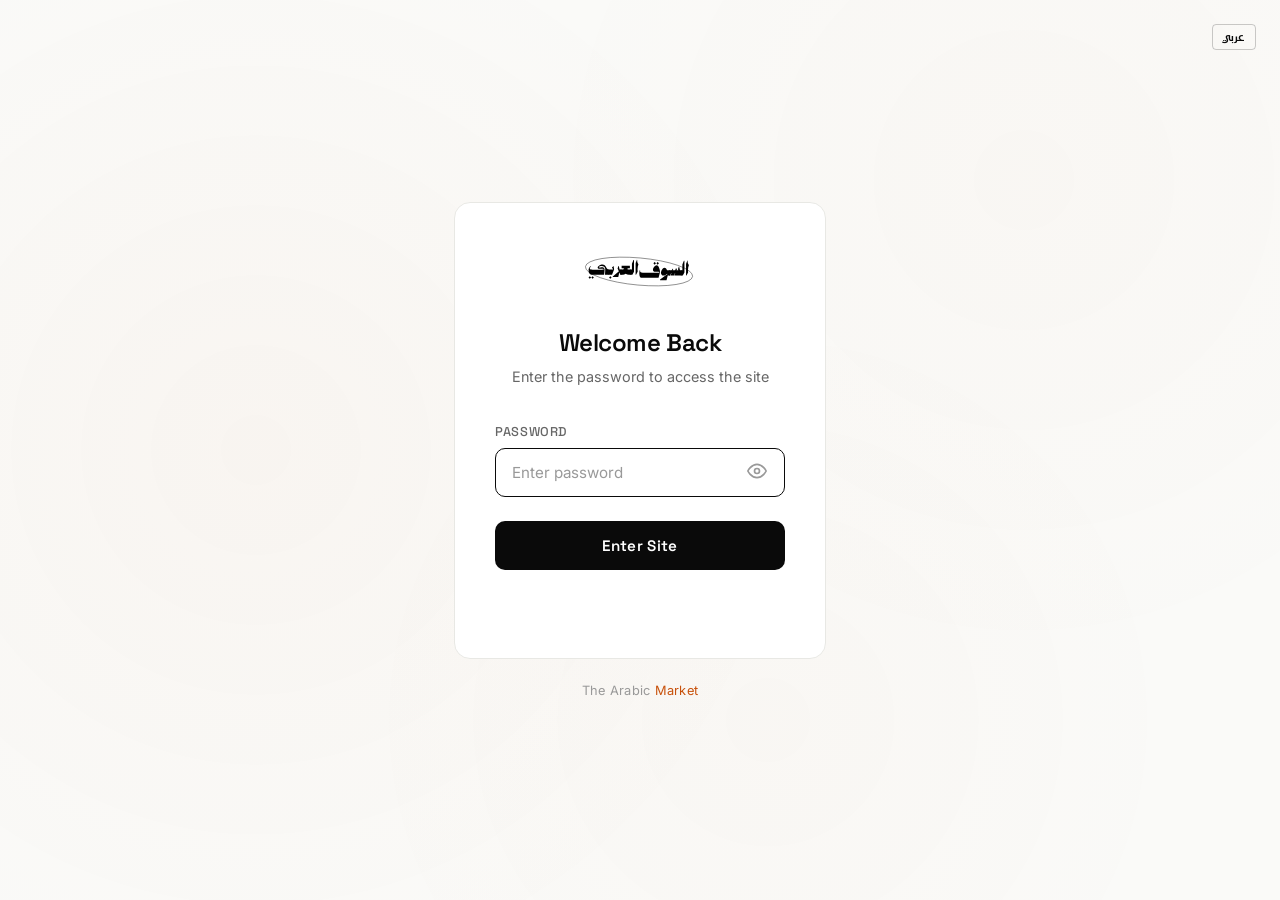
<file: index.html>
<!DOCTYPE html>
<html lang="en">
<head>
<meta charset="UTF-8">
<meta name="viewport" content="width=device-width, initial-scale=1.0">
<script src="auth.js"></script>
<title>The Arabic Market</title>
<style>
@import url('https://fonts.googleapis.com/css2?family=Space+Grotesk:wght@300;400;500;600;700&family=Inter:wght@300;400;500;600&display=swap');

*, *::before, *::after { margin: 0; padding: 0; box-sizing: border-box; }
html, body { min-height: 100vh; }
body { display: flex; flex-direction: column; }
main { flex: 1; }

:root {
  --bg: #fafaf8;
  --white: #ffffff;
  --black: #0a0a0a;
  --dark: #1a1a1a;
  --gray-100: #f5f5f3;
  --gray-200: #e8e8e4;
  --gray-300: #d0d0cc;
  --gray-400: #999;
  --gray-500: #666;
  --accent: #c8510b;
  --font: 'Space Grotesk', sans-serif;
  --body: 'Inter', sans-serif;
}
[data-theme="dark"] {
  --bg: #0a0a0a;
  --white: #141414;
  --black: #f0f0f0;
  --dark: #e8e8e8;
  --gray-100: #1a1a1a;
  --gray-200: #2a2a2a;
  --gray-300: #3a3a3a;
  --gray-400: #888;
  --gray-500: #aaa;
}
[data-theme="dark"] .nav.solid { background: rgba(10,10,10,0.95); border-color: #222; }
[data-theme="dark"] .nav.solid .nav-logo img { filter: brightness(0) invert(1); }
[data-theme="dark"] .product-img { background: #2a2a2a; }
[data-theme="dark"] .product-img img { filter: brightness(0.82); }
[data-theme="dark"] .product-img .img-product { background: #2a2a2a; }
[data-theme="dark"] .col-banner { background: #141414; }
[data-theme="dark"] .col-banner:hover { background: #1e1e1e; }
[data-theme="dark"] .col-banner-img img { filter: brightness(0.82); }
[data-theme="dark"] .col-banner-title { color: #f0f0f0; }
[data-theme="dark"] .col-banner-story { color: rgba(255,255,255,0.4); }
[data-theme="dark"] .col-banner-cta { color: #f0f0f0; }
[data-theme="dark"] footer { background: #141414; }
[data-theme="dark"] .newsletter { border-color: #222; }
[data-theme="dark"] .newsletter-form input { background: #1a1a1a; border-color: #333; color: #f0f0f0; }
[data-theme="dark"] .hero-btn { background: rgba(255,255,255,0.08); border-color: rgba(255,255,255,0.3); }
[data-theme="dark"] .hero-btn:hover { background: var(--accent); border-color: var(--accent); }
[data-theme="dark"] .slider-arrow { background: #1a1a1a; border-color: #333; }
[data-theme="dark"] .slider-arrow svg { stroke: #f0f0f0; }
[data-theme="dark"] .footer-logo img { filter: brightness(0) invert(1); }

html { scroll-behavior: smooth; }
body {
  background: var(--bg);
  color: var(--black);
  font-family: var(--body);
  -webkit-font-smoothing: antialiased;
}
::selection { background: var(--black); color: var(--white); }
img { display: block; max-width: 100%; }
a { text-decoration: none; color: inherit; }
.sar { display: inline-block; width: 1em; height: 1em; background: url('images/sar.svg') no-repeat center/contain; vertical-align: -0.1em; }
[data-theme="dark"] .sar { filter: brightness(0) invert(1); }

/* ─── NAV ─── */
.nav {
  position: fixed; top: 0; left: 0; right: 0; z-index: 100;
  transition: all 0.4s ease;
}
.nav.solid {
  background: rgba(250,250,248,0.95);
  backdrop-filter: blur(20px); -webkit-backdrop-filter: blur(20px);
  border-bottom: 1px solid var(--gray-200);
}
.nav.solid .nav-logo, .nav.solid .nav-links a, .nav.solid .nav-cart, .nav.solid .nav-search, .nav.solid .nav-user { color: var(--black); }
.nav.solid .nav-logo img { filter: brightness(0); }
.nav.hidden { transform: translateY(-100%); }
.nav-inner {
  max-width: 100%; margin: 0 auto;
  padding: 0 2rem;
  height: 80px;
  display: grid;
  grid-template-columns: 1fr auto 1fr;
  align-items: center;
}
.nav-links {
  display: flex; gap: 2rem; align-items: center;
}
.nav-links a {
  font-size: 0.8rem; font-weight: 500;
  color: var(--white);
  letter-spacing: 0.05em; text-transform: uppercase;
  transition: opacity 0.2s;
}
.nav-links a:hover { opacity: 0.7; }
.nav-logo {
  display: flex; align-items: center; gap: 0.5rem;
  font-family: var(--font);
  font-weight: 700; font-size: 1.1rem;
  color: var(--white);
  letter-spacing: -0.02em;
  justify-self: center;
}
.nav-logo img { height: 70px; width: auto; filter: brightness(0) invert(1); }
.nav-right {
  display: flex; gap: 1.2rem; align-items: center;
  justify-self: end;
}
.nav-cart {
  position: relative;
  display: flex; align-items: center;
  color: var(--white);
  cursor: pointer;
}
.nav-cart svg { width: 20px; height: 20px; }
.cart-count {
  background: var(--accent); color: var(--white);
  font-size: 0.55rem; font-weight: 700;
  width: 15px; height: 15px;
  border-radius: 50%;
  display: flex; align-items: center; justify-content: center;
  position: absolute; top: -5px; right: -8px;
}
.lang-btn {
  background: none; border: 1px solid rgba(255,255,255,0.3);
  color: var(--white); cursor: pointer;
  font-family: var(--font); font-size: 0.7rem; font-weight: 600;
  padding: 0.3rem 0.6rem; border-radius: 4px;
  letter-spacing: 0.03em; transition: all 0.2s;
}
.lang-btn:hover { background: rgba(255,255,255,0.1); }
.nav.solid .lang-btn { color: var(--black); border-color: var(--gray-300); }
.nav.solid .lang-btn:hover { background: var(--gray-100); }
[data-theme="dark"] .nav.solid .lang-btn { border-color: #444; }
.nav-user {
  color: var(--white); cursor: pointer;
  display: flex; align-items: center;
}
.nav-user svg { width: 20px; height: 20px; }
.nav.solid .nav-user { color: var(--black); }
[dir="rtl"] .nav-links { direction: rtl; }
.nav-search {
  color: var(--white); cursor: pointer;
  display: flex; align-items: center;
}
.nav-search svg { width: 20px; height: 20px; }
.theme-toggle {
  color: var(--white); cursor: pointer;
  display: flex; align-items: center;
  background: none; border: none; padding: 0;
}
.nav.solid .theme-toggle { color: var(--black); }
.theme-toggle svg { width: 20px; height: 20px; }
.theme-toggle .icon-sun { display: none; }
[data-theme="dark"] .theme-toggle .icon-moon { display: none; }
[data-theme="dark"] .theme-toggle .icon-sun { display: block; }
[data-theme="dark"] .nav.solid .theme-toggle { color: #f0f0f0; }

/* ─── HERO ─── */
.hero {
  position: relative;
  width: 100%;
  height: 100vh;
  min-height: 600px;
  overflow: hidden;
}
.hero-bg {
  position: absolute; top: 0; left: 0;
  width: 100%; height: 100%;
  object-fit: cover;
  filter: brightness(0.7);
}
.hero-overlay {
  position: absolute; top: 0; left: 0; right: 0; bottom: 0;
  display: flex;
  flex-direction: column;
  align-items: center;
  justify-content: flex-end;
  padding-bottom: 2vh;
  gap: 1rem;
}
.hero-buttons {
  display: flex; gap: 1rem;
}
.hero-btn {
  padding: 0.9rem 2.5rem;
  font-family: var(--font); font-size: 0.85rem; font-weight: 500;
  letter-spacing: 0.05em;
  border: 1px solid rgba(255,255,255,0.5); cursor: pointer;
  transition: all 0.3s ease;
  background: rgba(0,0,0,0.1);
  color: #fff;
  backdrop-filter: blur(4px); -webkit-backdrop-filter: blur(4px);
}
.hero-btn:hover {
  background: var(--accent); color: #fff;
  border-color: var(--accent);
}
.hero-tagline {
  font-family: var(--font);
  font-size: 0.7rem;
  letter-spacing: 0.2em;
  text-transform: uppercase;
  color: rgba(255,255,255,0.6);
}

/* ─── SECTION ─── */
.section {
  max-width: 100%; padding: 3rem 1.5rem;
}
.section-header {
  display: flex; justify-content: space-between; align-items: baseline;
  margin-bottom: 1.5rem;
  padding: 0 0.5rem;
}
.section-title {
  font-family: var(--font);
  font-size: clamp(1.3rem, 2.5vw, 1.8rem);
  font-weight: 700;
  letter-spacing: -0.02em;
}
.section-tabs {
  display: flex; gap: 1.2rem; align-items: baseline;
}
.section-tab {
  font-size: 0.8rem; font-weight: 400;
  color: var(--gray-400);
  cursor: pointer; transition: color 0.2s;
  background: none; border: none; font-family: var(--body);
}
.section-tab:hover, .section-tab.active { color: var(--black); }
.section-tab sup {
  font-size: 0.55rem; vertical-align: super;
  margin-left: 1px;
}
.section-link {
  font-size: 0.8rem; font-weight: 400;
  color: var(--gray-400);
  transition: color 0.2s;
}
.section-link:hover { color: var(--black); }

/* ─── PRODUCT SLIDER ─── */
.products-slider-wrap {
  position: relative;
  overflow: hidden;
}
.products-slider {
  display: flex;
  gap: 0.5rem;
  overflow-x: auto;
  scroll-snap-type: x mandatory;
  scrollbar-width: none;
  -ms-overflow-style: none;
  padding-bottom: 0.5rem;
}
.products-slider::-webkit-scrollbar { display: none; }
.products-slider .product-card {
  flex: 0 0 calc(20% - 0.4rem);
  scroll-snap-align: start;
}
.slider-arrows {
  position: absolute; top: 40%; right: 1.5rem;
  display: flex; gap: 0.4rem; z-index: 5;
}
.slider-arrow {
  width: 36px; height: 36px;
  background: var(--white); border: 1px solid var(--gray-200);
  display: flex; align-items: center; justify-content: center;
  cursor: pointer; transition: all 0.2s;
}
.slider-arrow:hover { background: var(--black); color: var(--white); border-color: var(--black); }
.slider-arrow:hover svg { stroke: var(--white); }
.slider-arrow svg { width: 16px; height: 16px; stroke: var(--black); }
.view-all-link {
  font-family: var(--font); font-size: 0.8rem; font-weight: 500;
  color: var(--gray-500); transition: color 0.2s;
  display: flex; align-items: center; gap: 0.3rem;
}
.view-all-link:hover { color: var(--black); }
.view-all-link svg { width: 14px; height: 14px; }
.product-card {
  position: relative;
  cursor: pointer;
  text-decoration: none;
  color: inherit;
  display: block;
}
.product-img {
  overflow: hidden;
  aspect-ratio: 3/4;
  position: relative;
  background: var(--gray-100);
}
.product-img img {
  width: 100%; height: 100%;
  object-fit: cover;
  transition: opacity 0.4s ease;
}
.product-img .img-model { position: relative; z-index: 1; }
.product-img .img-product {
  position: absolute; top: 0; left: 0; width: 100%; height: 100%;
  object-fit: cover;
  background: var(--gray-100);
  opacity: 0; z-index: 2;
  transition: opacity 0.4s ease;
}
.product-card:hover .img-product { opacity: 1; }
.product-card:hover .img-model { opacity: 0; }
.product-badge {
  position: absolute; top: 0.7rem; left: 0.7rem;
  font-size: 0.6rem; font-weight: 600;
  letter-spacing: 0.08em; text-transform: uppercase;
  color: var(--black);
  z-index: 3;
}
.product-add {
  position: absolute; bottom: 0.7rem; right: 0.7rem;
  width: 28px; height: 28px;
  background: var(--white); border: 1px solid var(--gray-200);
  display: flex; align-items: center; justify-content: center;
  cursor: pointer; z-index: 3;
  opacity: 0; transition: opacity 0.3s ease;
}
.product-add svg { width: 14px; height: 14px; stroke: var(--black); }
.product-card:hover .product-add { opacity: 1; }
.product-info {
  padding: 0.6rem 0.2rem;
  display: flex; justify-content: space-between; align-items: baseline;
}
.product-name {
  font-size: 0.78rem; font-weight: 400;
  letter-spacing: -0.01em;
}
.product-price {
  font-size: 0.78rem; font-weight: 400;
  color: var(--gray-500);
}

/* ─── COLLECTION BANNERS ─── */
.collection-banners {
  display: grid;
  grid-template-columns: repeat(2, 1fr);
  gap: 0.5rem;
}
.col-banner {
  background: var(--black);
  cursor: pointer;
  transition: background 0.4s ease;
  display: grid;
  grid-template-columns: 1fr 1fr;
  overflow: hidden;
}
.col-banner:hover { background: #1a1a1a; }
.col-banner-text {
  padding: 2rem;
  display: flex; flex-direction: column;
  justify-content: space-between;
  min-height: 360px;
}
.col-banner-tag {
  font-size: 0.6rem; font-weight: 600;
  letter-spacing: 0.15em; text-transform: uppercase;
  color: var(--accent);
  margin-bottom: 0.8rem;
}
.col-banner-title {
  font-family: var(--font);
  font-size: clamp(1.2rem, 1.8vw, 1.6rem);
  font-weight: 700;
  color: var(--white);
  line-height: 1.2;
  margin-bottom: 1rem;
}
.col-banner-story {
  font-size: 0.78rem; line-height: 1.7;
  color: rgba(255,255,255,0.4);
  max-width: 300px;
}
.col-banner-cta {
  margin-top: 1.5rem;
  font-family: var(--font); font-size: 0.75rem; font-weight: 500;
  color: var(--white);
  display: flex; align-items: center; gap: 0.4rem;
  opacity: 0.5; transition: opacity 0.3s;
}
.col-banner:hover .col-banner-cta { opacity: 1; }
.col-banner-cta svg { width: 14px; height: 14px; }
.col-banner-img {
  overflow: hidden;
  aspect-ratio: 3/4;
  position: relative;
  background: var(--black);
}
.col-banner-img img {
  width: 100%; height: 100%;
  object-fit: cover;
  transition: opacity 0.4s ease;
}
.col-banner-img .banner-img-front { position: relative; z-index: 1; }
.col-banner-img .banner-img-back {
  position: absolute; top: 0; left: 0; width: 100%; height: 100%;
  object-fit: cover;
  opacity: 0; z-index: 2;
}
.col-banner:hover .banner-img-back { opacity: 1; }
.col-banner:hover .banner-img-front { opacity: 0; }

/* ─── STORY ─── */
.story-section {
  padding: 5rem 2rem;
  text-align: center;
}
.story-inner {
  max-width: 700px; margin: 0 auto;
}
.story-tag {
  font-size: 0.65rem; font-weight: 600;
  letter-spacing: 0.2em; text-transform: uppercase;
  color: var(--accent);
  margin-bottom: 1rem;
}
.story-title {
  font-family: var(--font);
  font-size: clamp(1.5rem, 3vw, 2.2rem);
  font-weight: 700;
  letter-spacing: -0.02em;
  margin-bottom: 1.5rem;
  line-height: 1.2;
}
.story-text {
  font-size: 0.9rem; line-height: 1.8;
  color: var(--gray-500);
  margin-bottom: 0.8rem;
}
.story-highlight {
  font-family: var(--font);
  font-weight: 600; color: var(--black);
}

/* ─── NEWSLETTER ─── */
.newsletter {
  padding: 3rem 2rem 4rem;
  text-align: center;
  border-top: 1px solid var(--gray-200);
}
.newsletter h3 {
  font-family: var(--font);
  font-size: 1.1rem; font-weight: 600;
  margin-bottom: 0.4rem;
}
.newsletter p {
  font-size: 0.8rem; color: var(--gray-400);
  margin-bottom: 1.2rem;
}
.newsletter-form {
  display: flex; gap: 0; max-width: 380px; margin: 0 auto;
}
.newsletter-form input {
  flex: 1; padding: 0.7rem 1rem;
  border: 1px solid var(--gray-200); border-right: none;
  font-family: var(--body); font-size: 0.8rem;
  outline: none; background: var(--white);
}
.newsletter-form input:focus { border-color: var(--black); }
.newsletter-form button {
  padding: 0.7rem 1.5rem;
  background: var(--black); color: var(--white);
  font-family: var(--font); font-size: 0.75rem; font-weight: 500;
  border: none; cursor: pointer;
  letter-spacing: 0.05em; text-transform: uppercase;
  transition: background 0.2s;
}
.newsletter-form button:hover { background: var(--dark); }

/* ─── FOOTER ─── */
footer {
  background: var(--black);
  color: var(--white);
  padding: 3rem 2rem 1.5rem;
}
.footer-inner { max-width: 1400px; margin: 0 auto; }
.footer-top {
  display: grid;
  grid-template-columns: 2fr 1fr 1fr 1fr;
  gap: 3rem;
  padding-bottom: 2rem;
  border-bottom: 1px solid rgba(255,255,255,0.08);
}
.footer-logo {
  display: inline-block;
  margin-bottom: 1rem;
}
.footer-logo img {
  height: 50px; width: auto;
  filter: brightness(0) invert(1);
  opacity: 0.35;
}
.footer-brand-desc {
  font-size: 0.8rem; line-height: 1.7;
  color: rgba(255,255,255,0.35);
  max-width: 280px;
}
.footer-col h4 {
  font-family: var(--font);
  font-size: 0.65rem; font-weight: 600;
  letter-spacing: 0.15em; text-transform: uppercase;
  color: rgba(255,255,255,0.25);
  margin-bottom: 1rem;
}
.footer-col a {
  display: block;
  font-size: 0.8rem;
  color: rgba(255,255,255,0.5);
  margin-bottom: 0.6rem;
  transition: color 0.2s;
}
.footer-col a:hover { color: var(--white); }
.footer-bottom {
  display: flex;
  justify-content: space-between;
  padding-top: 1.5rem;
  font-size: 0.7rem;
  color: rgba(255,255,255,0.2);
}

/* ─── REVEAL ─── */
.reveal {
  opacity: 0; transform: translateY(20px);
  transition: opacity 0.5s ease, transform 0.5s ease;
}
.reveal.show { opacity: 1; transform: translateY(0); }

/* ─── RESPONSIVE ─── */
@media (max-width: 1024px) {
  .products-slider .product-card { flex: 0 0 calc(33.33% - 0.35rem); }
  .collection-banners { grid-template-columns: 1fr 1fr; }
  .footer-top { grid-template-columns: 1fr 1fr; }
}
@media (max-width: 768px) {
  .nav-links { display: none; }
  .nav-inner { grid-template-columns: 1fr auto; height: 56px; padding: 0 0.8rem; }
  .nav-logo { justify-self: start; }
  .nav-logo img { height: 50px; }
  .nav-right { gap: 0.7rem; }
  .nav-right svg { width: 18px; height: 18px; }
  .lang-btn { font-size: 0.6rem; padding: 0.25rem 0.5rem; }
  .products-slider .product-card { flex: 0 0 calc(50% - 0.3rem); }
  .slider-arrows { display: none; }
  .hero { height: 80vh; min-height: 500px; }
  .hero-buttons { flex-direction: column; width: 80%; }
  .hero-btn { width: 100%; text-align: center; }
  .collection-banners { grid-template-columns: 1fr; gap: 0.8rem; }
  .col-banner { grid-template-columns: 1fr; }
  .col-banner-img { order: -1; aspect-ratio: 16/9; max-height: 220px; }
  .col-banner-text { min-height: auto; padding: 1.2rem 1rem; }
  .col-banner-title { font-size: 1.1rem; }
  .col-banner-story { font-size: 0.72rem; display: -webkit-box; -webkit-line-clamp: 2; -webkit-box-orient: vertical; overflow: hidden; }
  .col-banner-cta { margin-top: 0.8rem; }
  .footer-top { grid-template-columns: 1fr; gap: 2rem; }
  .section-header { padding: 0; }
  .section { padding: 2rem 1rem; }
}
</style>
<link rel="stylesheet" href="cart.css">
</head>
<body>

<!-- NAV -->
<nav class="nav" id="nav">
  <div class="nav-inner">
    <div class="nav-links">
      <a href="store.html?collection=sudan">Republic of Sudan</a>
      <a href="store.html?collection=mad-scientist">The Mad Scientist</a>
    </div>
    <a href="index.html" class="nav-logo">
      <img src="images/logo.svg" alt="The Arabic Market">
    </a>
    <div class="nav-right">
      <button class="lang-btn" onclick="Lang.toggle(); location.reload();" aria-label="Switch language">
        <span class="lang-btn-text">عربي</span>
      </button>
      <a href="account.html" class="nav-user" aria-label="Account">
        <svg xmlns="http://www.w3.org/2000/svg" fill="none" viewBox="0 0 24 24" stroke-width="1.5" stroke="currentColor"><path stroke-linecap="round" stroke-linejoin="round" d="M15.75 6a3.75 3.75 0 1 1-7.5 0 3.75 3.75 0 0 1 7.5 0ZM4.501 20.118a7.5 7.5 0 0 1 14.998 0A17.933 17.933 0 0 1 12 21.75c-2.676 0-5.216-.584-7.499-1.632Z"/></svg>
      </a>
      <button class="theme-toggle" onclick="toggleTheme()" aria-label="Toggle dark mode">
        <svg class="icon-moon" xmlns="http://www.w3.org/2000/svg" fill="none" viewBox="0 0 24 24" stroke-width="1.5" stroke="currentColor"><path stroke-linecap="round" stroke-linejoin="round" d="M21.752 15.002A9.72 9.72 0 0 1 18 15.75c-5.385 0-9.75-4.365-9.75-9.75 0-1.33.266-2.597.748-3.752A9.753 9.753 0 0 0 3 11.25C3 16.635 7.365 21 12.75 21a9.753 9.753 0 0 0 9.002-5.998Z"/></svg>
        <svg class="icon-sun" xmlns="http://www.w3.org/2000/svg" fill="none" viewBox="0 0 24 24" stroke-width="1.5" stroke="currentColor"><path stroke-linecap="round" stroke-linejoin="round" d="M12 3v2.25m6.364.386-1.591 1.591M21 12h-2.25m-.386 6.364-1.591-1.591M12 18.75V21m-4.773-4.227-1.591 1.591M5.25 12H3m4.227-4.773L5.636 5.636M15.75 12a3.75 3.75 0 1 1-7.5 0 3.75 3.75 0 0 1 7.5 0Z"/></svg>
      </button>
      <a href="store.html" class="nav-search">
        <svg xmlns="http://www.w3.org/2000/svg" fill="none" viewBox="0 0 24 24" stroke-width="1.5" stroke="currentColor"><path stroke-linecap="round" stroke-linejoin="round" d="m21 21-5.197-5.197m0 0A7.5 7.5 0 1 0 5.196 5.196a7.5 7.5 0 0 0 10.607 10.607Z"/></svg>
      </a>
      <div class="nav-cart" onclick="Cart.open()">
        <svg xmlns="http://www.w3.org/2000/svg" fill="none" viewBox="0 0 24 24" stroke-width="1.5" stroke="currentColor"><path stroke-linecap="round" stroke-linejoin="round" d="M15.75 10.5V6a3.75 3.75 0 1 0-7.5 0v4.5m11.356-1.993 1.263 12c.07.665-.45 1.243-1.119 1.243H4.25a1.125 1.125 0 0 1-1.12-1.243l1.264-12A1.125 1.125 0 0 1 5.513 7.5h12.974c.576 0 1.059.435 1.119 1.007ZM8.625 10.5a.375.375 0 1 1-.75 0 .375.375 0 0 1 .75 0Zm7.5 0a.375.375 0 1 1-.75 0 .375.375 0 0 1 .75 0Z"/></svg>
        <span class="cart-count" id="cartCount">0</span>
      </div>
    </div>
  </div>
</nav>

<main>
<!-- HERO -->
<section class="hero" id="hero-section">
  <video class="hero-bg" autoplay muted loop playsinline>
    <source src="images/hero.mp4" type="video/mp4">
  </video>
  <div class="hero-overlay">
    <span class="hero-tagline" id="d-heroTag"></span>
    <div class="hero-buttons">
      <button class="hero-btn dark" onclick="window.location.href='store.html?collection=sudan'">Republic of Sudan</button>
      <button class="hero-btn light" onclick="window.location.href='store.html?collection=mad-scientist'">The Mad Scientist</button>
    </div>
  </div>
</section>

<!-- NEW ARRIVALS -->
<div class="section" id="d-arrivals">
  <div class="section-header">
    <h2 class="section-title">New Arrivals</h2>
    <a href="store.html" class="view-all-link">
      View all <sup id="d-totalCount"></sup>
      <svg xmlns="http://www.w3.org/2000/svg" fill="none" viewBox="0 0 24 24" stroke-width="2" stroke="currentColor"><path stroke-linecap="round" stroke-linejoin="round" d="M13.5 4.5 21 12m0 0-7.5 7.5M21 12H3"/></svg>
    </a>
  </div>
  <div class="products-slider-wrap">
    <div class="products-slider" id="d-allProducts"></div>
    <div class="slider-arrows">
      <button class="slider-arrow" onclick="slideProducts(-1)">
        <svg xmlns="http://www.w3.org/2000/svg" fill="none" viewBox="0 0 24 24" stroke-width="2" stroke="currentColor"><path stroke-linecap="round" stroke-linejoin="round" d="M10.5 19.5 3 12m0 0 7.5-7.5M3 12h18"/></svg>
      </button>
      <button class="slider-arrow" onclick="slideProducts(1)">
        <svg xmlns="http://www.w3.org/2000/svg" fill="none" viewBox="0 0 24 24" stroke-width="2" stroke="currentColor"><path stroke-linecap="round" stroke-linejoin="round" d="M13.5 4.5 21 12m0 0-7.5 7.5M21 12H3"/></svg>
      </button>
    </div>
  </div>
</div>

<!-- COLLECTIONS -->
<div class="section" id="d-collections-section">
  <div class="section-header">
    <h2 class="section-title">Collections</h2>
  </div>
  <div class="collection-banners" id="d-colBanners"></div>
</div>

<!-- STORY -->
<section class="story-section reveal" id="story">
  <div class="story-inner">
    <div class="story-tag">Our Story</div>
    <h2 class="story-title" id="d-storyTitle"></h2>
    <p class="story-text" id="d-storyP1"></p>
    <p class="story-text" id="d-storyP2"></p>
  </div>
</section>

<!-- NEWSLETTER -->
<section class="newsletter reveal">
  <h3 id="d-nlTitle"></h3>
  <p id="d-nlDesc"></p>
  <form class="newsletter-form" onsubmit="event.preventDefault();">
    <input type="email" placeholder="your@email.com">
    <button type="submit">Subscribe</button>
  </form>
</section>

</main>

<!-- FOOTER -->
<footer>
  <div class="footer-inner">
    <div class="footer-top">
      <div>
        <a href="index.html" class="footer-logo">
          <img src="images/logo.svg" alt="The Arabic Market">
        </a>
        <p class="footer-brand-desc">Sudanese streetwear brand.<br>Culture wears well.</p>
      </div>
      <div class="footer-col">
        <h4>Shop</h4>
        <a href="store.html?collection=sudan">Republic of Sudan</a>
        <a href="store.html?collection=mad-scientist">The Mad Scientist</a>
        <a href="store.html">All Products</a>
      </div>
      <div class="footer-col">
        <h4>Info</h4>
        <a href="#">Sizing Guide</a>
        <a href="#">Shipping</a>
        <a href="#">Returns</a>
      </div>
      <div class="footer-col">
        <h4>Connect</h4>
        <a href="#">Instagram</a>
        <a href="#">TikTok</a>
        <a href="#">Contact</a>
      </div>
    </div>
    <div class="footer-bottom">
      <span>&copy; 2025 The Arabic Market. All rights reserved.</span>
      <span>Designed in Sudan</span>
    </div>
  </div>
</footer>

<script src="lang.js"></script>
<script>
// ─── THEME ───
function toggleTheme() {
  const curr = document.documentElement.getAttribute('data-theme');
  const next = curr === 'dark' ? 'light' : 'dark';
  document.documentElement.setAttribute('data-theme', next);
  localStorage.setItem('theme', next);
}
(function() {
  const saved = localStorage.getItem('theme');
  if (saved === 'dark') document.documentElement.setAttribute('data-theme', 'dark');
})();

// ─── EMBEDDED FALLBACK DATA ───
const FALLBACK = {"site":{"name":"The Arabic Market","heroTag":"Everyday Urban Aesthetics","heroTitle":"Culture\nWears Well.","heroDesc":"Sudanese streetwear rooted in identity.","heroImage":"images/hero.jpg","storyTitle":"Built from Khartoum to the World.","storyP1":"The Arabic Market is a Sudanese youth brand that bridges street culture with heritage. Every design carries a piece of who we are — from the calligraphy on our caps to the rickshaw on our tees.","storyP2":"We don't just make clothes. We tell stories. Our two collections — Republic of Sudan and The Mad Scientist — represent the duality of our culture: pride and play, tradition and chaos, roots and dreams.","newsletterTitle":"Stay in the Loop","newsletterDesc":"New drops, restocks, and exclusive early access."},"collections":[{"id":"sudan","tag":"Collection 01","name":"Republic of Sudan","desc":"Bold identity pieces inspired by Sudanese heritage.","bannerImage":"images/hoodie-model.jpg","bannerStyle":"dark","bannerImageInvert":false},{"id":"mad-scientist","tag":"Collection 02","name":"The Mad Scientist","desc":"Playful illustrations celebrating Sudanese street culture.","bannerImage":"images/rickshaw-model-front.png","bannerStyle":"light","bannerImageInvert":false}],"products":[{"id":"p1","collection":"sudan","name":"Sudan Statement Hoodie","price":85,"image":"images/hoodie-model.jpg","hoverImage":"images/hoodie-sudan.png","images":["images/hoodie-model.jpg","images/hoodie-sudan.png"],"darkBg":false,"status":"available"},{"id":"p2","collection":"sudan","name":"Heritage Emblem Cap","price":35,"image":"images/cap-model.jpg","hoverImage":"images/cap-angle.png","images":["images/cap-model.jpg","images/cap-angle.png"],"darkBg":false,"status":"available"},{"id":"p3","collection":"sudan","name":"Republic Tee","price":55,"image":"images/sweatshirt.jpg","hoverImage":"images/typography-sudan.png","images":["images/sweatshirt.jpg","images/typography-sudan.png"],"darkBg":false,"status":"available"},{"id":"p4","collection":"sudan","name":"Heritage Ice Cap","price":28,"image":"images/icecap-model.jpg","hoverImage":"images/beanie.png","images":["images/icecap-model.jpg","images/beanie.png"],"darkBg":false,"status":"available"},{"id":"p5","collection":"mad-scientist","name":"Rickshaw Tee","price":55,"image":"images/rickshaw-model-front.png","hoverImage":"images/rickshaw-model-back.png","images":["images/rickshaw-model-front.png","images/coffee-illustration.png"],"darkBg":false,"status":"available"},{"id":"p6","collection":"mad-scientist","name":"Caffein Beat","price":55,"image":"images/coffee-model-front.png","hoverImage":"images/coffee-model-back.png","images":["images/coffee-model-front.png","images/caffein-back.jpg"],"darkBg":false,"status":"available"}]};

// ─── LOAD DATA & RENDER ───
async function loadStore() {
  let data;
  try {
    const res = await fetch('data.json?t=' + Date.now());
    data = await res.json();
  } catch (e) { data = FALLBACK; }

  const s = data.site;

  // Hero
  // Hero is now a video, no need to set src
  document.getElementById('d-heroTag').textContent = s.heroTag || 'Everyday Urban Aesthetics';

  // All Products Grid
  const allProducts = [...data.products].sort((a, b) => {
    if (a.id === 'p2') return 1;
    if (b.id === 'p2') return -1;
    if (a.collection === 'mad-scientist' && b.collection !== 'mad-scientist') return -1;
    if (a.collection !== 'mad-scientist' && b.collection === 'mad-scientist') return 1;
    return 0;
  });
  document.getElementById('d-totalCount').textContent = allProducts.length;

  let html = '';
  allProducts.forEach(p => {
    const col = data.collections.find(c => c.id === p.collection);
    const productImg = p.hoverImage || ((p.images && p.images.length > 1) ? p.images[1] : p.image);
    html += `
      <a href="product.html?id=${p.id}" class="product-card reveal">
        <div class="product-img">
          <img class="img-model" src="${p.image}" alt="${p.name}">
          <img class="img-product" src="${productImg}" alt="${p.name}">
          <span class="product-badge">NEW IN</span>
          <div class="product-add">
            <svg xmlns="http://www.w3.org/2000/svg" fill="none" viewBox="0 0 24 24" stroke-width="2" stroke="currentColor"><path stroke-linecap="round" stroke-linejoin="round" d="M12 4.5v15m7.5-7.5h-15"/></svg>
          </div>
        </div>
        <div class="product-info">
          <span class="product-name">${p.name}</span>
          <span class="product-price">${p.price.toFixed(2)} <span class="sar"></span></span>
        </div>
      </a>`;
  });
  document.getElementById('d-allProducts').innerHTML = html;

  // Collection Banners (2 only, black boxes with image + story)
  const colStories = {
    'sudan': 'Born from the pride of a nation. Every stitch carries the weight of Khartoum\'s streets — the calligraphy, the eagle, the spirit of a republic that refuses to be forgotten.',
    'mad-scientist': 'What happens when a genius reimagines the everyday? The rickshaw becomes art. The coffee lady becomes an icon. This is Sudanese street culture — deconstructed by a mad mind.'
  };
  const bannerImages = {
    'sudan': { front: 'images/hoodie-model.jpg', back: 'images/hoodie-sudan.png' },
    'mad-scientist': { front: 'images/rickshaw-model-front.png', back: 'images/rickshaw-model-back.png' }
  };
  let bannerHtml = '';
  data.collections.forEach(col => {
    const story = colStories[col.id] || col.desc;
    const imgs = bannerImages[col.id] || { front: col.bannerImage, back: col.bannerImage };
    bannerHtml += `
      <a href="store.html?collection=${col.id}" class="col-banner reveal">
        <div class="col-banner-text">
          <div>
            <div class="col-banner-tag">${col.tag}</div>
            <div class="col-banner-title">${col.name}</div>
            <div class="col-banner-story">${story}</div>
          </div>
          <div class="col-banner-cta">
            Explore
            <svg xmlns="http://www.w3.org/2000/svg" fill="none" viewBox="0 0 24 24" stroke-width="2" stroke="currentColor"><path stroke-linecap="round" stroke-linejoin="round" d="M13.5 4.5 21 12m0 0-7.5 7.5M21 12H3"/></svg>
          </div>
        </div>
        <div class="col-banner-img">
          <img class="banner-img-front" src="${imgs.front}" alt="${col.name}">
          <img class="banner-img-back" src="${imgs.back}" alt="${col.name}">
        </div>
      </a>`;
  });
  document.getElementById('d-colBanners').innerHTML = bannerHtml;

  // Story
  document.getElementById('d-storyTitle').textContent = (s.storyTitle || '').replace(/\n/g, ' ');
  document.getElementById('d-storyP1').textContent = s.storyP1;
  document.getElementById('d-storyP2').textContent = s.storyP2;

  // Newsletter
  document.getElementById('d-nlTitle').textContent = s.newsletterTitle;
  document.getElementById('d-nlDesc').textContent = s.newsletterDesc;

  // Cart count
  try {
    const cart = JSON.parse(sessionStorage.getItem('cart') || '[]');
    document.getElementById('cartCount').textContent = cart.reduce((s, i) => s + i.qty, 0);
  } catch(e) {}

  initReveal();
}

// ─── NAV SCROLL ───
const nav = document.getElementById('nav');
const hero = document.getElementById('hero-section');
let lastY = 0;
window.addEventListener('scroll', () => {
  const y = window.scrollY;
  const heroH = hero.offsetHeight;
  nav.classList.toggle('solid', y > heroH * 0.6);
  if (y > heroH) {
    nav.classList.toggle('hidden', y > lastY && y > heroH + 100);
  } else {
    nav.classList.remove('hidden');
  }
  lastY = y;
});

// ─── REVEAL ───
function initReveal() {
  const observer = new IntersectionObserver((entries) => {
    entries.forEach(e => {
      if (e.isIntersecting) { e.target.classList.add('show'); observer.unobserve(e.target); }
    });
  }, { threshold: 0.1, rootMargin: '0px 0px -30px 0px' });
  document.querySelectorAll('.reveal:not(.show)').forEach(el => observer.observe(el));
}

// ─── SLIDER ───
function slideProducts(dir) {
  const slider = document.getElementById('d-allProducts');
  const card = slider.querySelector('.product-card');
  if (!card) return;
  const scrollAmt = (card.offsetWidth + 8) * 2;
  slider.scrollBy({ left: dir * scrollAmt, behavior: 'smooth' });
}

loadStore().then(() => Lang.apply());
</script>
<script src="cart.js"></script>

</body>
</html>
</file>
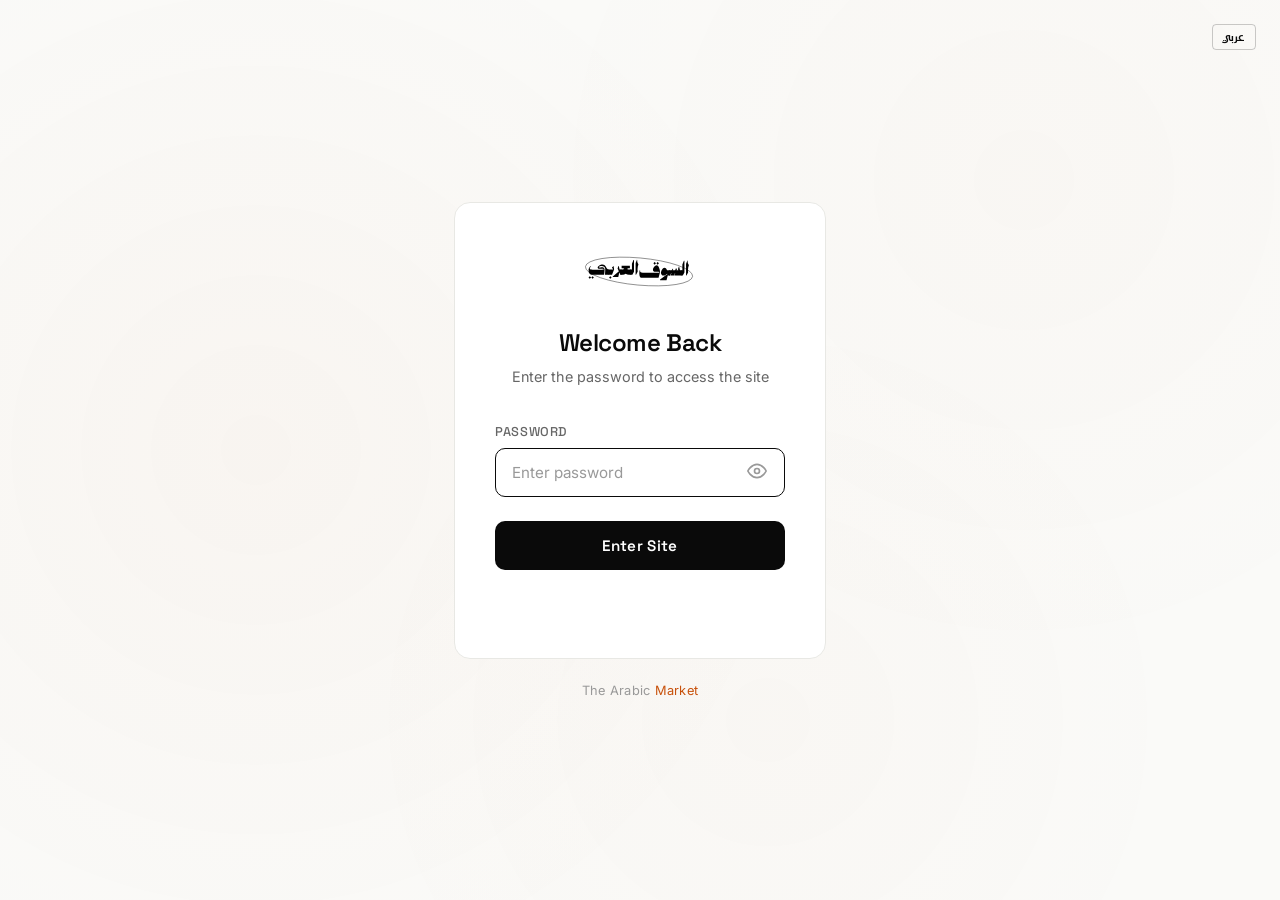
<file: account.html>
<!DOCTYPE html>
<html lang="en">
<head>
<meta charset="UTF-8">
<meta name="viewport" content="width=device-width, initial-scale=1.0">
<script src="auth.js"></script>
<title>My Account — The Arabic Market</title>
<style>
@import url('https://fonts.googleapis.com/css2?family=Space+Grotesk:wght@300;400;500;600;700&family=Inter:wght@300;400;500;600&display=swap');
*, *::before, *::after { margin: 0; padding: 0; box-sizing: border-box; }
html, body { min-height: 100vh; }
body { display: flex; flex-direction: column; }
main { flex: 1; }
:root {
  --bg: #fafaf8;
  --white: #ffffff;
  --black: #0a0a0a;
  --gray-100: #f5f5f3;
  --gray-200: #e8e8e4;
  --gray-300: #d0d0cc;
  --gray-400: #999;
  --gray-500: #666;
  --accent: #c8510b;
  --green: #1a8a4a;
  --font: 'Space Grotesk', sans-serif;
  --body: 'Inter', sans-serif;
}
[data-theme="dark"] {
  --bg: #0a0a0a; --white: #141414; --black: #f0f0f0;
  --gray-100: #1a1a1a; --gray-200: #2a2a2a; --gray-300: #3a3a3a;
  --gray-400: #888; --gray-500: #aaa;
}
html { scroll-behavior: smooth; }
body { background: var(--bg); color: var(--black); font-family: var(--body); -webkit-font-smoothing: antialiased; }
a { text-decoration: none; color: inherit; }
img { display: block; max-width: 100%; }
.sar { display: inline-block; width: 1em; height: 1em; background: url('images/sar.svg') no-repeat center/contain; vertical-align: -0.1em; }
[data-theme="dark"] .sar { filter: brightness(0) invert(1); }

/* ─── NAV ─── */
.nav {
  background: var(--white); border-bottom: 1px solid var(--gray-200);
  padding: 0 2rem; height: 70px;
  display: flex; align-items: center; justify-content: space-between;
}
[data-theme="dark"] .nav { background: #141414; border-color: #222; }
.nav-logo img { height: 50px; width: auto; }
[data-theme="dark"] .nav-logo img { filter: brightness(0) invert(1); }
.nav-actions { display: flex; align-items: center; gap: 1rem; }
.nav-actions a, .nav-actions button { color: var(--black); }
.lang-btn {
  background: none; border: 1px solid var(--gray-300); color: var(--black);
  cursor: pointer; font-family: var(--font); font-size: 0.7rem; font-weight: 600;
  padding: 0.3rem 0.6rem; border-radius: 4px; transition: all 0.2s;
}
.lang-btn:hover { background: var(--gray-100); }
.theme-toggle { background: none; border: none; cursor: pointer; display: flex; color: var(--black); }
.theme-toggle svg { width: 20px; height: 20px; }
.icon-sun { display: none; }
[data-theme="dark"] .icon-moon { display: none; }
[data-theme="dark"] .icon-sun { display: block; }

/* ─── ACCOUNT LAYOUT ─── */
.account-wrap {
  max-width: 1000px; margin: 0 auto; padding: 2.5rem 2rem;
}

/* ─── WELCOME ─── */
.welcome-card {
  background: #0a0a0a; color: #fff; border-radius: 16px;
  padding: 2.5rem; margin-bottom: 2rem; position: relative; overflow: hidden;
}
[data-theme="dark"] .welcome-card { background: #1a1a1a; color: #f0f0f0; }
.welcome-card::after {
  content: ''; position: absolute; top: -50%; right: -10%;
  width: 300px; height: 300px; border-radius: 50%;
  background: var(--accent); opacity: 0.08;
}
.welcome-greeting {
  font-family: var(--font); font-size: 1.8rem; font-weight: 700;
  letter-spacing: -0.02em; margin-bottom: 0.3rem; position: relative; z-index: 1;
}
.welcome-sub {
  font-size: 0.85rem; color: rgba(255,255,255,0.45); position: relative; z-index: 1;
}
[data-theme="dark"] .welcome-sub { color: rgba(255,255,255,0.35); }

/* ─── TABS ─── */
.account-tabs {
  display: flex; gap: 0; border-bottom: 2px solid var(--gray-200); margin-bottom: 2rem;
}
.account-tab {
  padding: 0.8rem 1.5rem; font-family: var(--font); font-size: 0.85rem;
  font-weight: 500; color: var(--gray-400); cursor: pointer;
  border-bottom: 2px solid transparent; margin-bottom: -2px;
  transition: all 0.2s; background: none; border-top: none; border-left: none; border-right: none;
}
.account-tab:hover { color: var(--black); }
.account-tab.active { color: var(--black); border-bottom-color: var(--black); }
[data-theme="dark"] .account-tabs { border-color: #2a2a2a; }
[data-theme="dark"] .account-tab:hover { color: #f0f0f0; }
[data-theme="dark"] .account-tab.active { color: #f0f0f0; border-bottom-color: #f0f0f0; }

/* ─── PANELS ─── */
.tab-panel { display: none; }
.tab-panel.active { display: block; }

/* ─── PROFILE FORM ─── */
.profile-card {
  background: var(--white); border: 1px solid var(--gray-200);
  border-radius: 14px; padding: 2rem;
}
[data-theme="dark"] .profile-card { background: #141414; border-color: #222; }
.profile-avatar {
  width: 72px; height: 72px; border-radius: 50%;
  background: var(--accent); color: #fff;
  display: flex; align-items: center; justify-content: center;
  font-family: var(--font); font-size: 1.6rem; font-weight: 700;
  margin-bottom: 1.5rem;
}
.form-row { display: grid; grid-template-columns: 1fr 1fr; gap: 1rem; margin-bottom: 1rem; }
.form-row.full { grid-template-columns: 1fr; }
.form-group { display: flex; flex-direction: column; }
.form-label {
  font-size: 0.7rem; font-weight: 600; color: var(--gray-500);
  letter-spacing: 0.04em; text-transform: uppercase; margin-bottom: 0.4rem;
}
.form-input {
  padding: 0.75rem 1rem; border: 1.5px solid var(--gray-200); border-radius: 8px;
  font-family: var(--body); font-size: 0.88rem;
  background: var(--bg); color: var(--black); outline: none; transition: border-color 0.2s;
}
.form-input:focus { border-color: var(--black); }
[data-theme="dark"] .form-input { background: #0a0a0a; border-color: #333; }
[data-theme="dark"] .form-input:focus { border-color: #f0f0f0; }
.btn-save {
  padding: 0.75rem 2rem; background: #0a0a0a; color: #fff;
  font-family: var(--font); font-size: 0.85rem; font-weight: 600;
  border: none; border-radius: 8px; cursor: pointer; transition: all 0.2s; margin-top: 0.5rem;
}
.btn-save:hover { opacity: 0.85; }
[data-theme="dark"] .btn-save { background: #f0f0f0; color: #0a0a0a; }
.btn-logout {
  padding: 0.75rem 2rem; background: none; color: var(--gray-500);
  font-family: var(--font); font-size: 0.85rem; font-weight: 500;
  border: 1.5px solid var(--gray-200); border-radius: 8px; cursor: pointer;
  transition: all 0.2s; margin-top: 0.5rem;
}
.btn-logout:hover { border-color: #d4342a; color: #d4342a; }
[data-theme="dark"] .btn-logout { border-color: #333; color: #888; }

/* ─── ORDERS ─── */
.order-card {
  background: var(--white); border: 1px solid var(--gray-200);
  border-radius: 12px; padding: 1.5rem; margin-bottom: 1rem;
  transition: border-color 0.2s;
}
.order-card:hover { border-color: var(--gray-300); }
[data-theme="dark"] .order-card { background: #141414; border-color: #222; }
[data-theme="dark"] .order-card:hover { border-color: #333; }
.order-header {
  display: flex; justify-content: space-between; align-items: center;
  margin-bottom: 1rem; padding-bottom: 0.8rem; border-bottom: 1px solid var(--gray-200);
}
[data-theme="dark"] .order-header { border-color: #222; }
.order-id { font-family: var(--font); font-size: 0.9rem; font-weight: 600; }
.order-date { font-size: 0.78rem; color: var(--gray-500); }
.order-status {
  display: inline-block; padding: 0.2rem 0.7rem; border-radius: 50px;
  font-size: 0.7rem; font-weight: 600;
}
.status-delivered { background: #e8f5e9; color: var(--green); }
.status-processing { background: #fff3e0; color: #e65100; }
.status-shipped { background: #e3f2fd; color: #1565c0; }
.order-items { display: flex; gap: 0.8rem; flex-wrap: wrap; margin-bottom: 1rem; }
.order-item-img {
  width: 50px; height: 60px; border-radius: 6px; overflow: hidden;
  background: var(--gray-100);
}
.order-item-img img { width: 100%; height: 100%; object-fit: cover; }
[data-theme="dark"] .order-item-img { background: #2a2a2a; }
[data-theme="dark"] .order-item-img img { filter: brightness(0.82); }
.order-total {
  font-family: var(--font); font-size: 1rem; font-weight: 600; text-align: right;
}
.orders-empty {
  text-align: center; padding: 4rem 2rem; color: var(--gray-400);
}
.orders-empty svg { width: 56px; height: 56px; color: var(--gray-300); margin-bottom: 1rem; }
.orders-empty p { font-size: 0.9rem; margin-bottom: 1.5rem; }
.orders-empty a {
  display: inline-block; padding: 0.7rem 2rem; background: #0a0a0a; color: #fff;
  font-family: var(--font); font-size: 0.85rem; font-weight: 500; border-radius: 8px;
  transition: background 0.2s;
}
.orders-empty a:hover { background: #222; }
[data-theme="dark"] .orders-empty a { background: #f0f0f0; color: #0a0a0a; }
[data-theme="dark"] .orders-empty a:hover { background: #ddd; }

/* ─── FOOTER ─── */
footer { background: #0a0a0a; color: #fff; padding: 3rem 2rem 1.5rem; }
[data-theme="dark"] footer { background: #111; }
.footer-inner { max-width: 1400px; margin: 0 auto; }
.footer-top { display: grid; grid-template-columns: 2fr 1fr 1fr 1fr; gap: 3rem; padding-bottom: 2rem; border-bottom: 1px solid rgba(255,255,255,0.08); }
.footer-logo { display: inline-block; margin-bottom: 1rem; }
.footer-logo img { height: 50px; width: auto; filter: brightness(0) invert(1); opacity: 0.35; }
.footer-brand-desc { font-size: 0.8rem; line-height: 1.7; color: rgba(255,255,255,0.35); max-width: 280px; }
.footer-col h4 { font-family: var(--font); font-size: 0.65rem; font-weight: 600; letter-spacing: 0.15em; text-transform: uppercase; color: rgba(255,255,255,0.25); margin-bottom: 1rem; }
.footer-col a { display: block; font-size: 0.8rem; color: rgba(255,255,255,0.5); margin-bottom: 0.6rem; transition: color 0.2s; }
.footer-col a:hover { color: var(--white); }
.footer-bottom { display: flex; justify-content: space-between; padding-top: 1.5rem; font-size: 0.7rem; color: rgba(255,255,255,0.2); }

/* ─── TOAST ─── */
.toast {
  position: fixed; bottom: 2rem; left: 50%; transform: translateX(-50%) translateY(100px);
  background: #0a0a0a; color: #fff; padding: 0.8rem 1.5rem;
  border-radius: 10px; font-size: 0.85rem; font-weight: 500; z-index: 300;
  opacity: 0; transition: all 0.3s ease; box-shadow: 0 4px 20px rgba(0,0,0,0.2);
}
.toast.show { transform: translateX(-50%) translateY(0); opacity: 1; }
[data-theme="dark"] .toast { background: #f0f0f0; color: #0a0a0a; }

@media (max-width: 768px) {
  .nav { height: 56px; padding: 0 0.8rem; }
  .nav-logo img { height: 50px; }
  .nav-actions { gap: 0.7rem; }
  .nav-actions svg { width: 18px; height: 18px; }
  .lang-btn { font-size: 0.6rem; padding: 0.25rem 0.5rem; }
  .account-wrap { padding: 1.5rem; }
  .welcome-greeting { font-size: 1.4rem; }
  .form-row { grid-template-columns: 1fr; }
  .footer-top { grid-template-columns: 1fr; gap: 2rem; }
  .order-header { flex-direction: column; align-items: flex-start; gap: 0.5rem; }
}
</style>
</head>
<body>

<!-- NAV -->
<nav class="nav">
  <a href="index.html" class="nav-logo">
    <img src="images/logo.svg" alt="The Arabic Market">
  </a>
  <div class="nav-actions">
    <button class="lang-btn" onclick="Lang.toggle(); location.reload();" aria-label="Switch language">
      <span class="lang-btn-text">عربي</span>
    </button>
    <button class="theme-toggle" onclick="toggleTheme()" aria-label="Toggle dark mode">
      <svg class="icon-moon" xmlns="http://www.w3.org/2000/svg" fill="none" viewBox="0 0 24 24" stroke-width="1.5" stroke="currentColor"><path stroke-linecap="round" stroke-linejoin="round" d="M21.752 15.002A9.72 9.72 0 0 1 18 15.75c-5.385 0-9.75-4.365-9.75-9.75 0-1.33.266-2.597.748-3.752A9.753 9.753 0 0 0 3 11.25C3 16.635 7.365 21 12.75 21a9.753 9.753 0 0 0 9.002-5.998Z"/></svg>
      <svg class="icon-sun" xmlns="http://www.w3.org/2000/svg" fill="none" viewBox="0 0 24 24" stroke-width="1.5" stroke="currentColor"><path stroke-linecap="round" stroke-linejoin="round" d="M12 3v2.25m6.364.386-1.591 1.591M21 12h-2.25m-.386 6.364-1.591-1.591M12 18.75V21m-4.773-4.227-1.591 1.591M5.25 12H3m4.227-4.773L5.636 5.636M15.75 12a3.75 3.75 0 1 1-7.5 0 3.75 3.75 0 0 1 7.5 0Z"/></svg>
    </button>
    <a href="store.html" style="color:var(--black);display:flex;">
      <svg xmlns="http://www.w3.org/2000/svg" fill="none" viewBox="0 0 24 24" stroke-width="1.5" stroke="currentColor" width="20" height="20"><path stroke-linecap="round" stroke-linejoin="round" d="M15.75 10.5V6a3.75 3.75 0 1 0-7.5 0v4.5m11.356-1.993 1.263 12c.07.665-.45 1.243-1.119 1.243H4.25a1.125 1.125 0 0 1-1.12-1.243l1.264-12A1.125 1.125 0 0 1 5.513 7.5h12.974c.576 0 1.059.435 1.119 1.007ZM8.625 10.5a.375.375 0 1 1-.75 0 .375.375 0 0 1 .75 0Zm7.5 0a.375.375 0 1 1-.75 0 .375.375 0 0 1 .75 0Z"/></svg>
    </a>
  </div>
</nav>

<main>
<div class="account-wrap">

  <!-- WELCOME -->
  <div class="welcome-card">
    <div class="welcome-greeting" id="welcomeGreeting">Welcome back, Guest</div>
    <div class="welcome-sub" id="welcomeSub">Member since April 2026</div>
  </div>

  <!-- TABS -->
  <div class="account-tabs">
    <button class="account-tab active" data-tab="profile" id="tabProfile">My Profile</button>
    <button class="account-tab" data-tab="orders" id="tabOrders">My Orders</button>
  </div>

  <!-- PROFILE PANEL -->
  <div class="tab-panel active" id="panel-profile">
    <div class="profile-card">
      <div class="profile-avatar" id="profileAvatar">G</div>

      <div class="form-row">
        <div class="form-group">
          <label class="form-label" id="labelName">Full Name</label>
          <input class="form-input" id="userName" type="text" placeholder="Your name">
        </div>
        <div class="form-group">
          <label class="form-label" id="labelEmail">Email</label>
          <input class="form-input" id="userEmail" type="email" placeholder="your@email.com">
        </div>
      </div>
      <div class="form-row">
        <div class="form-group">
          <label class="form-label" id="labelPhone">Phone</label>
          <input class="form-input" id="userPhone" type="tel" placeholder="+966 XXX XXX XXX">
        </div>
        <div class="form-group">
          <label class="form-label">Address</label>
          <input class="form-input" id="userAddress" type="text" placeholder="Your address">
        </div>
      </div>

      <div style="display:flex;gap:0.8rem;margin-top:1rem;flex-wrap:wrap;">
        <button class="btn-save" id="btnSave" onclick="saveProfile()">Save Changes</button>
        <button class="btn-logout" id="btnLogout" onclick="TAM_Auth.logout()">Logout</button>
      </div>
    </div>
  </div>

  <!-- ORDERS PANEL -->
  <div class="tab-panel" id="panel-orders">
    <div id="ordersList"></div>
  </div>

</div>
</main>

<!-- FOOTER -->
<footer>
  <div class="footer-inner">
    <div class="footer-top">
      <div>
        <a href="index.html" class="footer-logo"><img src="images/logo.svg" alt="The Arabic Market"></a>
        <p class="footer-brand-desc">Sudanese streetwear brand.<br>Culture wears well.</p>
      </div>
      <div class="footer-col">
        <h4>Shop</h4>
        <a href="store.html?collection=sudan">Republic of Sudan</a>
        <a href="store.html?collection=mad-scientist">The Mad Scientist</a>
        <a href="store.html">All Products</a>
      </div>
      <div class="footer-col">
        <h4>Info</h4>
        <a href="#">Sizing Guide</a>
        <a href="#">Shipping</a>
        <a href="#">Returns</a>
      </div>
      <div class="footer-col">
        <h4>Connect</h4>
        <a href="#">Instagram</a>
        <a href="#">TikTok</a>
        <a href="#">Contact</a>
      </div>
    </div>
    <div class="footer-bottom">
      <span>&copy; 2025 The Arabic Market. All rights reserved.</span>
      <span>Designed in Sudan</span>
    </div>
  </div>
</footer>

<!-- TOAST -->
<div class="toast" id="toast"></div>

<script src="lang.js"></script>
<script>
// ─── THEME ───
function toggleTheme() {
  const curr = document.documentElement.getAttribute('data-theme');
  const next = curr === 'dark' ? 'light' : 'dark';
  document.documentElement.setAttribute('data-theme', next);
  localStorage.setItem('theme', next);
}
(function() {
  const saved = localStorage.getItem('theme');
  if (saved === 'dark') document.documentElement.setAttribute('data-theme', 'dark');
})();

// ─── USER DATA ───
const USER_KEY = 'tam_user';
const ORDERS_KEY = 'tam_orders';

function getUserData() {
  try { return JSON.parse(localStorage.getItem(USER_KEY)) || {}; } catch(e) { return {}; }
}

function saveUserData(data) {
  localStorage.setItem(USER_KEY, JSON.stringify(data));
}

function getOrders() {
  try { return JSON.parse(localStorage.getItem(ORDERS_KEY)) || []; } catch(e) { return []; }
}

// ─── INIT PROFILE ───
function initProfile() {
  const user = getUserData();
  const name = user.name || Lang.t('user_guest');
  const initial = name.charAt(0).toUpperCase();

  document.getElementById('welcomeGreeting').textContent = Lang.t('user_welcome') + ', ' + name;
  document.getElementById('welcomeSub').textContent = Lang.t('user_member_since') + ' ' + (user.joinDate || 'April 2026');
  document.getElementById('profileAvatar').textContent = initial;

  document.getElementById('userName').value = user.name || '';
  document.getElementById('userEmail').value = user.email || '';
  document.getElementById('userPhone').value = user.phone || '';
  document.getElementById('userAddress').value = user.address || '';

  // Translate labels
  document.getElementById('tabProfile').textContent = Lang.t('user_profile');
  document.getElementById('tabOrders').textContent = Lang.t('user_orders');
  document.getElementById('labelName').textContent = Lang.t('user_name');
  document.getElementById('labelEmail').textContent = Lang.t('user_email');
  document.getElementById('labelPhone').textContent = Lang.t('user_phone');
  document.getElementById('btnSave').textContent = Lang.t('user_save');
  document.getElementById('btnLogout').textContent = Lang.t('user_logout');
}

function saveProfile() {
  const user = getUserData();
  user.name = document.getElementById('userName').value.trim();
  user.email = document.getElementById('userEmail').value.trim();
  user.phone = document.getElementById('userPhone').value.trim();
  user.address = document.getElementById('userAddress').value.trim();
  if (!user.joinDate) user.joinDate = new Date().toLocaleDateString('en-US', { month: 'long', year: 'numeric' });
  saveUserData(user);
  initProfile();
  showToast(Lang.isAr() ? 'تم حفظ التغييرات' : 'Profile saved');
}

// ─── ORDERS ───
function renderOrders() {
  const orders = getOrders();
  const container = document.getElementById('ordersList');

  if (orders.length === 0) {
    container.innerHTML = `
      <div class="orders-empty">
        <svg xmlns="http://www.w3.org/2000/svg" fill="none" viewBox="0 0 24 24" stroke-width="1" stroke="currentColor">
          <path stroke-linecap="round" stroke-linejoin="round" d="M15.75 10.5V6a3.75 3.75 0 1 0-7.5 0v4.5m11.356-1.993 1.263 12c.07.665-.45 1.243-1.119 1.243H4.25a1.125 1.125 0 0 1-1.12-1.243l1.264-12A1.125 1.125 0 0 1 5.513 7.5h12.974c.576 0 1.059.435 1.119 1.007ZM8.625 10.5a.375.375 0 1 1-.75 0 .375.375 0 0 1 .75 0Zm7.5 0a.375.375 0 1 1-.75 0 .375.375 0 0 1 .75 0Z"/>
        </svg>
        <p>${Lang.t('user_no_orders')}</p>
        <a href="store.html">${Lang.isAr() ? 'تسوّق الآن' : 'Start Shopping'}</a>
      </div>`;
    return;
  }

  container.innerHTML = orders.map(function(order, i) {
    const statusClass = order.status === 'delivered' ? 'status-delivered' :
                        order.status === 'shipped' ? 'status-shipped' : 'status-processing';
    const statusText = order.status.charAt(0).toUpperCase() + order.status.slice(1);
    const images = order.items.map(function(item) {
      return '<div class="order-item-img"><img src="' + item.image + '" alt="' + item.name + '"></div>';
    }).join('');

    return '<div class="order-card">' +
      '<div class="order-header">' +
        '<div><div class="order-id">#TAM-' + String(1000 + i).slice(-4) + '</div>' +
        '<div class="order-date">' + order.date + '</div></div>' +
        '<span class="order-status ' + statusClass + '">' + statusText + '</span>' +
      '</div>' +
      '<div class="order-items">' + images + '</div>' +
      '<div class="order-total">' + order.total.toFixed(2) + ' <span class="sar"></span></div>' +
    '</div>';
  }).join('');
}

// ─── TABS ───
document.querySelectorAll('.account-tab').forEach(function(tab) {
  tab.addEventListener('click', function() {
    document.querySelectorAll('.account-tab').forEach(function(t) { t.classList.remove('active'); });
    document.querySelectorAll('.tab-panel').forEach(function(p) { p.classList.remove('active'); });
    tab.classList.add('active');
    document.getElementById('panel-' + tab.dataset.tab).classList.add('active');
  });
});

// ─── TOAST ───
function showToast(msg) {
  const t = document.getElementById('toast');
  t.textContent = msg;
  t.classList.add('show');
  setTimeout(function() { t.classList.remove('show'); }, 2500);
}

// ─── INIT ───
initProfile();
renderOrders();
</script>
</body>
</html>
</file>
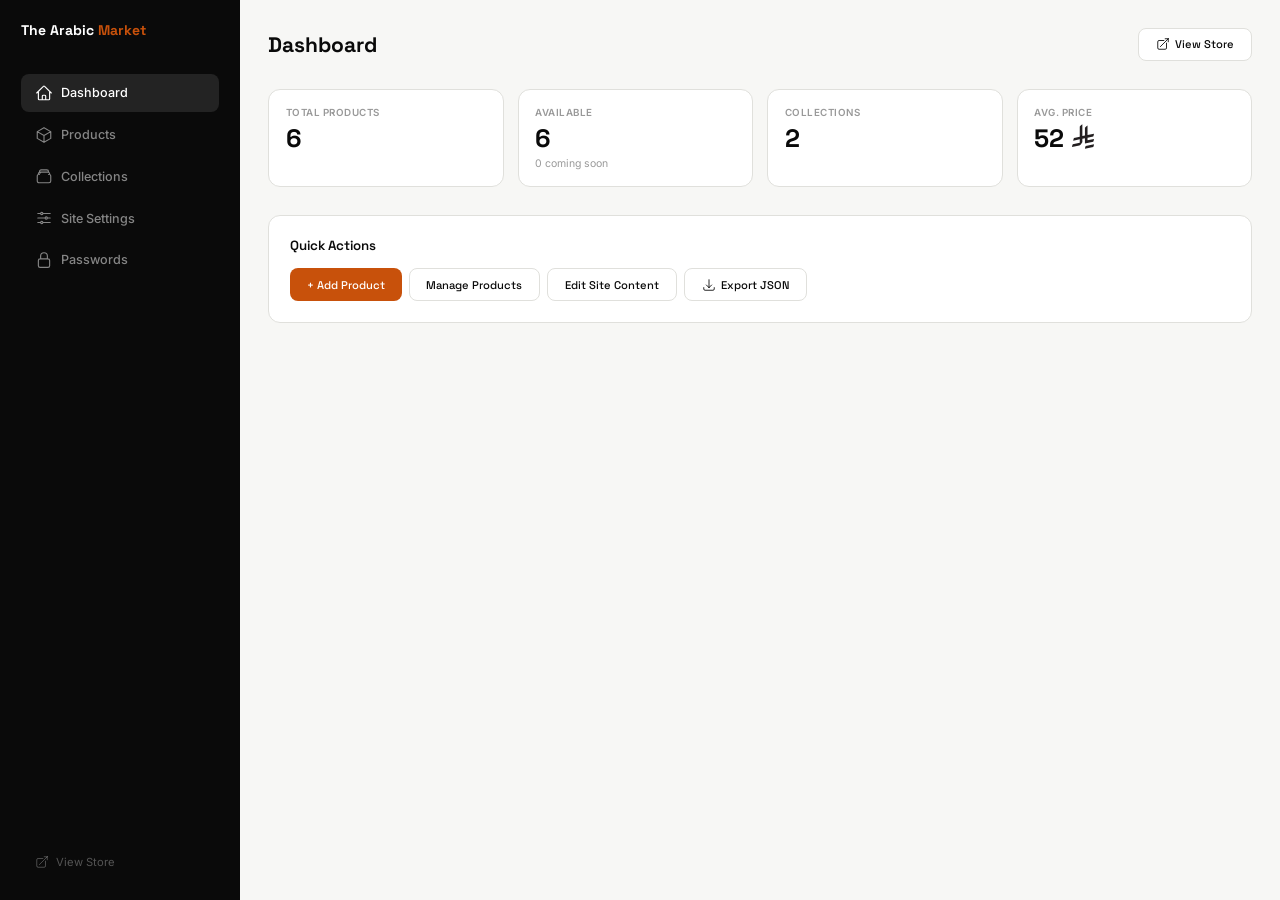
<file: admin.html>
<!DOCTYPE html>
<html lang="en">
<head>
<meta charset="UTF-8">
<meta name="viewport" content="width=device-width, initial-scale=1.0">
<script src="auth.js"></script>
<title>Admin — The Arabic Market</title>
<style>
@import url('https://fonts.googleapis.com/css2?family=Space+Grotesk:wght@300;400;500;600;700&family=Inter:wght@300;400;500;600&display=swap');
*, *::before, *::after { margin: 0; padding: 0; box-sizing: border-box; }
:root {
  --bg: #f7f7f5;
  --white: #ffffff;
  --black: #0a0a0a;
  --gray-100: #f0f0ee;
  --gray-200: #e0e0dc;
  --gray-300: #c8c8c4;
  --gray-400: #999;
  --gray-500: #666;
  --accent: #c8510b;
  --green: #1a8a4a;
  --red: #d4342a;
  --font: 'Space Grotesk', sans-serif;
  --body: 'Inter', sans-serif;
  --sidebar-w: 240px;
}
html { font-size: 14px; }
body { background: var(--bg); color: var(--black); font-family: var(--body); display: flex; min-height: 100vh; }
.sar { display: inline-block; width: 1em; height: 1em; background: url('images/sar.svg') no-repeat center/contain; vertical-align: -0.1em; }
[data-theme="dark"] .sar { filter: brightness(0) invert(1); }

/* ─── SIDEBAR ─── */
.sidebar {
  width: var(--sidebar-w); background: var(--black); color: #fff;
  padding: 1.5rem; display: flex; flex-direction: column;
  position: fixed; top: 0; bottom: 0; left: 0; z-index: 50;
}
.sidebar-logo { font-family: var(--font); font-weight: 700; font-size: 1rem; margin-bottom: 2.5rem; }
.sidebar-logo span { color: var(--accent); }
.sidebar-nav { list-style: none; flex: 1; }
.sidebar-nav li {
  padding: 0.7rem 1rem; border-radius: 8px; margin-bottom: 0.3rem;
  font-size: 0.9rem; font-weight: 500; cursor: pointer;
  display: flex; align-items: center; gap: 0.6rem;
  color: rgba(255,255,255,0.5); transition: all 0.2s;
}
.sidebar-nav li:hover { color: #fff; background: rgba(255,255,255,0.05); }
.sidebar-nav li.active { color: #fff; background: rgba(255,255,255,0.1); }
.sidebar-nav li svg { width: 18px; height: 18px; flex-shrink: 0; }
.sidebar-link {
  display: flex; align-items: center; gap: 0.5rem;
  font-size: 0.8rem; color: rgba(255,255,255,0.3);
  padding: 0.7rem 1rem; cursor: pointer; transition: color 0.2s;
}
.sidebar-link:hover { color: rgba(255,255,255,0.6); }
.sidebar-link svg { width: 14px; height: 14px; }

/* ─── MAIN ─── */
.main { margin-left: var(--sidebar-w); flex: 1; padding: 2rem; }
.topbar {
  display: flex; justify-content: space-between; align-items: center;
  margin-bottom: 2rem;
}
.topbar h1 { font-family: var(--font); font-size: 1.5rem; font-weight: 700; }
.topbar-actions { display: flex; gap: 0.5rem; }
.btn {
  padding: 0.6rem 1.2rem; border-radius: 8px; border: none;
  font-family: var(--font); font-size: 0.8rem; font-weight: 500;
  cursor: pointer; transition: all 0.2s; display: inline-flex;
  align-items: center; gap: 0.4rem;
}
.btn svg { width: 14px; height: 14px; }
.btn-save { background: var(--black); color: #fff; }
.btn-save:hover { background: #222; }
.btn-outline { background: var(--white); color: var(--black); border: 1.5px solid var(--gray-200); }
.btn-outline:hover { border-color: var(--gray-300); }
.btn-danger { background: var(--red); color: #fff; }
.btn-add { background: var(--accent); color: #fff; }
.btn-add:hover { opacity: 0.9; }

/* ─── PANELS ─── */
.panel { display: none; }
.panel.active { display: block; }

/* ─── CARDS ─── */
.card {
  background: var(--white); border-radius: 12px;
  border: 1px solid var(--gray-200); padding: 1.5rem; margin-bottom: 1rem;
}
.card-title {
  font-family: var(--font); font-size: 0.95rem; font-weight: 600;
  margin-bottom: 1rem; display: flex; align-items: center; gap: 0.5rem;
}
.card-title .badge {
  font-size: 0.65rem; font-weight: 600; padding: 0.2rem 0.6rem;
  border-radius: 50px; background: var(--gray-100); color: var(--gray-500);
}

/* ─── FORM ─── */
.form-grid { display: grid; grid-template-columns: 1fr 1fr; gap: 1rem; }
.form-group { margin-bottom: 1rem; }
.form-group.full { grid-column: span 2; }
.form-label {
  display: block; font-size: 0.75rem; font-weight: 600;
  color: var(--gray-500); margin-bottom: 0.4rem;
  letter-spacing: 0.03em; text-transform: uppercase;
}
.form-input, .form-select, .form-textarea {
  width: 100%; padding: 0.65rem 0.9rem;
  border: 1.5px solid var(--gray-200); border-radius: 8px;
  font-family: var(--body); font-size: 0.85rem;
  background: var(--white); outline: none; transition: border-color 0.2s;
}
.form-input:focus, .form-select:focus, .form-textarea:focus { border-color: var(--black); }
.form-textarea { resize: vertical; min-height: 80px; }

/* ─── PRODUCT TABLE ─── */
.product-table { width: 100%; border-collapse: collapse; }
.product-table th {
  text-align: left; font-size: 0.7rem; font-weight: 600;
  color: var(--gray-400); letter-spacing: 0.05em; text-transform: uppercase;
  padding: 0.8rem 1rem; border-bottom: 1px solid var(--gray-200);
}
.product-table td {
  padding: 0.8rem 1rem; border-bottom: 1px solid var(--gray-100);
  font-size: 0.85rem; vertical-align: middle;
}
.product-table tr:hover { background: var(--gray-100); }
.product-table .img-cell {
  width: 50px; height: 50px; border-radius: 8px;
  background: var(--gray-100); overflow: hidden;
  display: flex; align-items: center; justify-content: center;
}
.product-table .img-cell img { max-width: 100%; max-height: 100%; object-fit: contain; }
.status-badge {
  display: inline-block; padding: 0.2rem 0.6rem;
  border-radius: 50px; font-size: 0.7rem; font-weight: 600;
}
.status-available { background: #e8f5e9; color: var(--green); }
.status-coming-soon { background: #fff3e0; color: #e65100; }
.actions-cell { display: flex; gap: 0.3rem; }
.btn-icon {
  width: 32px; height: 32px; border-radius: 6px; border: 1px solid var(--gray-200);
  background: var(--white); cursor: pointer; display: flex;
  align-items: center; justify-content: center; transition: all 0.2s;
}
.btn-icon:hover { background: var(--gray-100); }
.btn-icon svg { width: 14px; height: 14px; color: var(--gray-500); }
.btn-icon.delete:hover { background: #fde8e8; border-color: #fca5a5; }
.btn-icon.delete:hover svg { color: var(--red); }

/* ─── IMAGE UPLOAD ─── */
.img-upload {
  border: 2px dashed var(--gray-200); border-radius: 10px;
  padding: 2rem; text-align: center; cursor: pointer;
  transition: all 0.2s; position: relative; overflow: hidden;
}
.img-upload:hover { border-color: var(--gray-300); background: var(--gray-100); }
.img-upload.has-image { padding: 0; border-style: solid; }
.img-upload img { width: 100%; height: 200px; object-fit: contain; }
.img-upload-text { font-size: 0.8rem; color: var(--gray-400); }
.img-upload-text strong { color: var(--accent); }
.img-upload input[type="file"] { display: none; }

/* ─── MODAL ─── */
.modal-overlay {
  display: none; position: fixed; inset: 0; z-index: 200;
  background: rgba(0,0,0,0.5); backdrop-filter: blur(4px);
  align-items: center; justify-content: center;
}
.modal-overlay.show { display: flex; }
.modal {
  background: var(--white); border-radius: 16px;
  width: 90%; max-width: 600px; max-height: 85vh;
  overflow-y: auto; padding: 2rem;
  animation: modalIn 0.2s ease;
}
@keyframes modalIn { from { opacity: 0; transform: translateY(20px); } to { opacity: 1; transform: translateY(0); } }
.modal-title {
  font-family: var(--font); font-size: 1.2rem; font-weight: 700;
  margin-bottom: 1.5rem; display: flex; justify-content: space-between; align-items: center;
}
.modal-close {
  width: 32px; height: 32px; border-radius: 8px; border: none;
  background: var(--gray-100); cursor: pointer; display: flex;
  align-items: center; justify-content: center; transition: background 0.2s;
}
.modal-close:hover { background: var(--gray-200); }
.modal-close svg { width: 16px; height: 16px; }
.modal-actions { display: flex; gap: 0.5rem; justify-content: flex-end; margin-top: 1.5rem; }

/* ─── TOAST ─── */
.toast {
  position: fixed; bottom: 2rem; right: 2rem; z-index: 300;
  background: var(--black); color: #fff; padding: 0.8rem 1.5rem;
  border-radius: 10px; font-size: 0.85rem; font-weight: 500;
  display: flex; align-items: center; gap: 0.5rem;
  transform: translateY(100px); opacity: 0; transition: all 0.3s ease;
}
.toast.show { transform: translateY(0); opacity: 1; }
.toast svg { width: 16px; height: 16px; color: #4ade80; }

/* ─── STATS ─── */
.stats-grid { display: grid; grid-template-columns: repeat(4, 1fr); gap: 1rem; margin-bottom: 2rem; }
.stat-card {
  background: var(--white); border: 1px solid var(--gray-200);
  border-radius: 12px; padding: 1.2rem;
}
.stat-label { font-size: 0.7rem; font-weight: 600; color: var(--gray-400); text-transform: uppercase; letter-spacing: 0.05em; }
.stat-value { font-family: var(--font); font-size: 1.8rem; font-weight: 700; margin-top: 0.3rem; }
.stat-sub { font-size: 0.75rem; color: var(--gray-400); margin-top: 0.2rem; }

@media (max-width: 768px) {
  .sidebar { display: none; }
  .main { margin-left: 0; }
  .form-grid { grid-template-columns: 1fr; }
  .form-group.full { grid-column: span 1; }
  .stats-grid { grid-template-columns: repeat(2, 1fr); }
}
</style>
</head>
<body>

<!-- SIDEBAR -->
<aside class="sidebar">
  <div class="sidebar-logo">The Arabic <span>Market</span></div>
  <ul class="sidebar-nav">
    <li class="active" data-panel="dashboard">
      <svg xmlns="http://www.w3.org/2000/svg" fill="none" viewBox="0 0 24 24" stroke-width="1.5" stroke="currentColor"><path stroke-linecap="round" stroke-linejoin="round" d="m2.25 12 8.954-8.955a1.126 1.126 0 0 1 1.591 0L21.75 12M4.5 9.75v10.125c0 .621.504 1.125 1.125 1.125H9.75v-4.875c0-.621.504-1.125 1.125-1.125h2.25c.621 0 1.125.504 1.125 1.125V21h4.125c.621 0 1.125-.504 1.125-1.125V9.75M8.25 21h8.25"/></svg>
      Dashboard
    </li>
    <li data-panel="products">
      <svg xmlns="http://www.w3.org/2000/svg" fill="none" viewBox="0 0 24 24" stroke-width="1.5" stroke="currentColor"><path stroke-linecap="round" stroke-linejoin="round" d="m21 7.5-9-5.25L3 7.5m18 0-9 5.25m9-5.25v9l-9 5.25M3 7.5l9 5.25M3 7.5v9l9 5.25m0-9v9"/></svg>
      Products
    </li>
    <li data-panel="collections">
      <svg xmlns="http://www.w3.org/2000/svg" fill="none" viewBox="0 0 24 24" stroke-width="1.5" stroke="currentColor"><path stroke-linecap="round" stroke-linejoin="round" d="M6 6.878V6a2.25 2.25 0 0 1 2.25-2.25h7.5A2.25 2.25 0 0 1 18 6v.878m-12 0c.235-.083.487-.128.75-.128h10.5c.263 0 .515.045.75.128m-12 0A2.25 2.25 0 0 0 4.5 9v.878m13.5-3A2.25 2.25 0 0 1 19.5 9v.878m-13.5 0A2.25 2.25 0 0 0 3 12v6.75A2.25 2.25 0 0 0 5.25 21h13.5A2.25 2.25 0 0 0 21 18.75V12a2.25 2.25 0 0 0-3-2.122m-13.5 0A2.25 2.25 0 0 1 7.5 7.878"/></svg>
      Collections
    </li>
    <li data-panel="site">
      <svg xmlns="http://www.w3.org/2000/svg" fill="none" viewBox="0 0 24 24" stroke-width="1.5" stroke="currentColor"><path stroke-linecap="round" stroke-linejoin="round" d="M10.5 6h9.75M10.5 6a1.5 1.5 0 1 1-3 0m3 0a1.5 1.5 0 1 0-3 0M3.75 6H7.5m3 12h9.75m-9.75 0a1.5 1.5 0 0 1-3 0m3 0a1.5 1.5 0 0 0-3 0m-3.75 0H7.5m9-6h3.75m-3.75 0a1.5 1.5 0 0 1-3 0m3 0a1.5 1.5 0 0 0-3 0m-9.75 0h9.75"/></svg>
      Site Settings
    </li>
    <li data-panel="passwords">
      <svg xmlns="http://www.w3.org/2000/svg" fill="none" viewBox="0 0 24 24" stroke-width="1.5" stroke="currentColor"><path stroke-linecap="round" stroke-linejoin="round" d="M16.5 10.5V6.75a4.5 4.5 0 1 0-9 0v3.75m-.75 11.25h10.5a2.25 2.25 0 0 0 2.25-2.25v-6.75a2.25 2.25 0 0 0-2.25-2.25H6.75a2.25 2.25 0 0 0-2.25 2.25v6.75a2.25 2.25 0 0 0 2.25 2.25Z"/></svg>
      Passwords
    </li>
  </ul>
  <div class="sidebar-link" onclick="window.open('index.html','_blank')">
    <svg xmlns="http://www.w3.org/2000/svg" fill="none" viewBox="0 0 24 24" stroke-width="1.5" stroke="currentColor"><path stroke-linecap="round" stroke-linejoin="round" d="M13.5 6H5.25A2.25 2.25 0 0 0 3 8.25v10.5A2.25 2.25 0 0 0 5.25 21h10.5A2.25 2.25 0 0 0 18 18.75V10.5m-10.5 6L21 3m0 0h-5.25M21 3v5.25"/></svg>
    View Store
  </div>
</aside>

<!-- MAIN -->
<div class="main">

  <!-- DASHBOARD -->
  <div class="panel active" id="panel-dashboard">
    <div class="topbar">
      <h1>Dashboard</h1>
      <div class="topbar-actions">
        <button class="btn btn-outline" onclick="window.open('index.html','_blank')">
          <svg xmlns="http://www.w3.org/2000/svg" fill="none" viewBox="0 0 24 24" stroke-width="1.5" stroke="currentColor"><path stroke-linecap="round" stroke-linejoin="round" d="M13.5 6H5.25A2.25 2.25 0 0 0 3 8.25v10.5A2.25 2.25 0 0 0 5.25 21h10.5A2.25 2.25 0 0 0 18 18.75V10.5m-10.5 6L21 3m0 0h-5.25M21 3v5.25"/></svg>
          View Store
        </button>
      </div>
    </div>
    <div class="stats-grid" id="stats-grid"></div>
    <div class="card">
      <div class="card-title">Quick Actions</div>
      <div style="display:flex;gap:0.5rem;flex-wrap:wrap;">
        <button class="btn btn-add" onclick="openProductModal()">+ Add Product</button>
        <button class="btn btn-outline" onclick="switchPanel('products')">Manage Products</button>
        <button class="btn btn-outline" onclick="switchPanel('site')">Edit Site Content</button>
        <button class="btn btn-outline" onclick="exportData()">
          <svg xmlns="http://www.w3.org/2000/svg" fill="none" viewBox="0 0 24 24" stroke-width="1.5" stroke="currentColor"><path stroke-linecap="round" stroke-linejoin="round" d="M3 16.5v2.25A2.25 2.25 0 0 0 5.25 21h13.5A2.25 2.25 0 0 0 21 18.75V16.5M16.5 12 12 16.5m0 0L7.5 12m4.5 4.5V3"/></svg>
          Export JSON
        </button>
      </div>
    </div>
  </div>

  <!-- PRODUCTS -->
  <div class="panel" id="panel-products">
    <div class="topbar">
      <h1>Products</h1>
      <div class="topbar-actions">
        <button class="btn btn-add" onclick="openProductModal()">+ Add Product</button>
        <button class="btn btn-save" onclick="saveAll()">
          <svg xmlns="http://www.w3.org/2000/svg" fill="none" viewBox="0 0 24 24" stroke-width="1.5" stroke="currentColor"><path stroke-linecap="round" stroke-linejoin="round" d="M9 3.75H6.912a2.25 2.25 0 0 0-2.15 1.588L2.35 13.177a2.25 2.25 0 0 0-.1.661V18a2.25 2.25 0 0 0 2.25 2.25h15A2.25 2.25 0 0 0 21.75 18v-4.162c0-.224-.034-.447-.1-.661L19.24 5.338a2.25 2.25 0 0 0-2.15-1.588H15M2.25 13.5h3.86a2.25 2.25 0 0 1 2.012 1.244l.256.512a2.25 2.25 0 0 0 2.013 1.244h3.218a2.25 2.25 0 0 0 2.013-1.244l.256-.512a2.25 2.25 0 0 1 2.013-1.244h3.859"/></svg>
          Save Changes
        </button>
      </div>
    </div>
    <div class="card" style="padding:0;overflow:hidden;">
      <table class="product-table">
        <thead><tr><th></th><th>Product</th><th>Collection</th><th>Price</th><th>Status</th><th></th></tr></thead>
        <tbody id="products-tbody"></tbody>
      </table>
    </div>
  </div>

  <!-- COLLECTIONS -->
  <div class="panel" id="panel-collections">
    <div class="topbar">
      <h1>Collections</h1>
      <div class="topbar-actions">
        <button class="btn btn-save" onclick="saveAll()">Save Changes</button>
      </div>
    </div>
    <div id="collections-list"></div>
  </div>

  <!-- PASSWORDS -->
  <div class="panel" id="panel-passwords">
    <div class="topbar">
      <h1>Password Management</h1>
    </div>

    <!-- Change Main Password -->
    <div class="card">
      <div class="card-title">
        <svg xmlns="http://www.w3.org/2000/svg" fill="none" viewBox="0 0 24 24" stroke-width="1.5" stroke="currentColor" style="width:18px;height:18px"><path stroke-linecap="round" stroke-linejoin="round" d="M15.75 5.25a3 3 0 0 1 3 3m3 0a6 6 0 0 1-7.029 5.912c-.563-.097-1.159.026-1.563.43L10.5 17.25H8.25v2.25H6v2.25H2.25v-2.818c0-.597.237-1.17.659-1.591l6.499-6.499c.404-.404.527-1 .43-1.563A6 6 0 1 1 21.75 8.25Z"/></svg>
        Main Password
      </div>
      <div class="form-grid">
        <div class="form-group">
          <label class="form-label">New Password</label>
          <input class="form-input" id="new-main-pw" type="text" placeholder="Enter new password">
        </div>
        <div class="form-group">
          <label class="form-label">Confirm Password</label>
          <input class="form-input" id="confirm-main-pw" type="text" placeholder="Confirm password">
        </div>
      </div>
      <button class="btn btn-save" onclick="changeMainPw()" style="margin-top:0.5rem">Update Password</button>
    </div>

    <!-- Create Temp Password -->
    <div class="card">
      <div class="card-title">
        <svg xmlns="http://www.w3.org/2000/svg" fill="none" viewBox="0 0 24 24" stroke-width="1.5" stroke="currentColor" style="width:18px;height:18px"><path stroke-linecap="round" stroke-linejoin="round" d="M12 6v6h4.5m4.5 0a9 9 0 1 1-18 0 9 9 0 0 1 18 0Z"/></svg>
        Create Temporary Password
      </div>
      <div class="form-grid">
        <div class="form-group">
          <label class="form-label">Password Code</label>
          <div style="display:flex;gap:0.5rem">
            <input class="form-input" id="temp-code" type="text" placeholder="e.g. GUEST2026">
            <button class="btn btn-outline" onclick="autoGenCode()" style="white-space:nowrap;flex-shrink:0">Generate</button>
          </div>
        </div>
        <div class="form-group">
          <label class="form-label">Label / Note</label>
          <input class="form-input" id="temp-label" type="text" placeholder="e.g. Friend, Customer, VIP">
        </div>
        <div class="form-group">
          <label class="form-label">Expires After (hours)</label>
          <input class="form-input" id="temp-hours" type="number" placeholder="24 (leave empty = no expiry)" min="1">
        </div>
        <div class="form-group">
          <label class="form-label">Max Uses</label>
          <input class="form-input" id="temp-uses" type="number" placeholder="1 (leave empty = unlimited)" min="1">
        </div>
      </div>
      <button class="btn btn-add" onclick="createTempPw()" style="margin-top:0.5rem">+ Create Temp Password</button>
    </div>

    <!-- Active Temp Passwords -->
    <div class="card" style="padding:0;overflow:hidden;">
      <div style="padding:1.5rem 1.5rem 1rem">
        <div class="card-title" style="margin-bottom:0">Temporary Passwords</div>
      </div>
      <table class="product-table">
        <thead><tr><th>Code</th><th>Label</th><th>Status</th><th>Uses</th><th>Expires</th><th></th></tr></thead>
        <tbody id="temp-pw-tbody"></tbody>
      </table>
      <div id="temp-pw-empty" style="padding:2rem;text-align:center;color:var(--gray-400);font-size:0.85rem;display:none;">No temporary passwords created yet.</div>
    </div>
  </div>

  <!-- SITE SETTINGS -->
  <div class="panel" id="panel-site">
    <div class="topbar">
      <h1>Site Settings</h1>
      <div class="topbar-actions">
        <button class="btn btn-save" onclick="saveAll()">Save Changes</button>
      </div>
    </div>
    <div class="card">
      <div class="card-title">Hero Section</div>
      <div class="form-grid">
        <div class="form-group">
          <label class="form-label">Tag Line</label>
          <input class="form-input" id="site-heroTag">
        </div>
        <div class="form-group">
          <label class="form-label">Hero Image Path</label>
          <input class="form-input" id="site-heroImage">
        </div>
        <div class="form-group full">
          <label class="form-label">Title (use \n for line break)</label>
          <input class="form-input" id="site-heroTitle">
        </div>
        <div class="form-group full">
          <label class="form-label">Description</label>
          <textarea class="form-textarea" id="site-heroDesc"></textarea>
        </div>
      </div>
    </div>
    <div class="card">
      <div class="card-title">Our Story</div>
      <div class="form-grid">
        <div class="form-group full">
          <label class="form-label">Title (use \n for line break)</label>
          <input class="form-input" id="site-storyTitle">
        </div>
        <div class="form-group full">
          <label class="form-label">Paragraph 1</label>
          <textarea class="form-textarea" id="site-storyP1"></textarea>
        </div>
        <div class="form-group full">
          <label class="form-label">Paragraph 2</label>
          <textarea class="form-textarea" id="site-storyP2"></textarea>
        </div>
      </div>
    </div>
    <div class="card">
      <div class="card-title">Newsletter</div>
      <div class="form-grid">
        <div class="form-group">
          <label class="form-label">Title</label>
          <input class="form-input" id="site-newsletterTitle">
        </div>
        <div class="form-group">
          <label class="form-label">Description</label>
          <input class="form-input" id="site-newsletterDesc">
        </div>
      </div>
    </div>
  </div>
</div>

<!-- PRODUCT MODAL -->
<div class="modal-overlay" id="productModal">
  <div class="modal">
    <div class="modal-title">
      <span id="modal-title-text">Add Product</span>
      <button class="modal-close" onclick="closeProductModal()">
        <svg xmlns="http://www.w3.org/2000/svg" fill="none" viewBox="0 0 24 24" stroke-width="2" stroke="currentColor"><path stroke-linecap="round" stroke-linejoin="round" d="M6 18 18 6M6 6l12 12"/></svg>
      </button>
    </div>
    <input type="hidden" id="modal-product-id">
    <div class="form-grid">
      <div class="form-group full">
        <label class="form-label">Product Name</label>
        <input class="form-input" id="modal-name" placeholder="e.g. Sudan Statement Hoodie">
      </div>
      <div class="form-group">
        <label class="form-label">Collection</label>
        <select class="form-select" id="modal-collection"></select>
      </div>
      <div class="form-group">
        <label class="form-label">Price ($)</label>
        <input class="form-input" id="modal-price" type="number" step="0.01" placeholder="55.00">
      </div>
      <div class="form-group">
        <label class="form-label">Status</label>
        <select class="form-select" id="modal-status">
          <option value="available">Available</option>
          <option value="coming-soon">Coming Soon</option>
        </select>
      </div>
      <div class="form-group">
        <label class="form-label">Dark Background</label>
        <select class="form-select" id="modal-darkBg">
          <option value="false">No</option>
          <option value="true">Yes</option>
        </select>
      </div>
      <div class="form-group full">
        <label class="form-label">Image</label>
        <div class="img-upload" id="modal-img-upload" onclick="document.getElementById('modal-img-input').click()">
          <input type="file" id="modal-img-input" accept="image/*" onchange="handleImageUpload(event)">
          <div class="img-upload-text" id="modal-img-text">
            Click to upload or drag image here<br><strong>PNG, JPG</strong> up to 10MB
          </div>
        </div>
        <input type="hidden" id="modal-image">
      </div>
    </div>
    <div class="modal-actions">
      <button class="btn btn-outline" onclick="closeProductModal()">Cancel</button>
      <button class="btn btn-save" onclick="saveProduct()">Save Product</button>
    </div>
  </div>
</div>

<!-- TOAST -->
<div class="toast" id="toast">
  <svg xmlns="http://www.w3.org/2000/svg" fill="none" viewBox="0 0 24 24" stroke-width="2" stroke="currentColor"><path stroke-linecap="round" stroke-linejoin="round" d="M9 12.75 11.25 15 15 9.75M21 12a9 9 0 1 1-18 0 9 9 0 0 1 18 0Z"/></svg>
  <span id="toast-text">Saved successfully</span>
</div>

<script>
let data = { site: {}, collections: [], products: [] };

// ─── LOAD DATA ───
async function loadData() {
  try {
    const res = await fetch('data.json?t=' + Date.now());
    data = await res.json();
  } catch (e) {
    console.error('Could not load data.json', e);
  }
  renderAll();
}

function renderAll() {
  renderStats();
  renderProducts();
  renderCollections();
  renderSiteSettings();
}

// ─── STATS ───
function renderStats() {
  const total = data.products.length;
  const available = data.products.filter(p => p.status === 'available').length;
  const cols = data.collections.length;
  const avgPrice = total ? (data.products.reduce((s, p) => s + p.price, 0) / total).toFixed(0) : 0;
  document.getElementById('stats-grid').innerHTML = `
    <div class="stat-card"><div class="stat-label">Total Products</div><div class="stat-value">${total}</div></div>
    <div class="stat-card"><div class="stat-label">Available</div><div class="stat-value">${available}</div><div class="stat-sub">${total - available} coming soon</div></div>
    <div class="stat-card"><div class="stat-label">Collections</div><div class="stat-value">${cols}</div></div>
    <div class="stat-card"><div class="stat-label">Avg. Price</div><div class="stat-value">${avgPrice} <span class="sar"></span></div></div>
  `;
}

// ─── PRODUCTS TABLE ───
function renderProducts() {
  const tbody = document.getElementById('products-tbody');
  tbody.innerHTML = data.products.map(p => {
    const col = data.collections.find(c => c.id === p.collection);
    const colName = col ? col.name : p.collection;
    const statusClass = p.status === 'available' ? 'status-available' : 'status-coming-soon';
    const statusText = p.status === 'available' ? 'Available' : 'Coming Soon';
    return `<tr>
      <td><div class="img-cell" style="${p.darkBg ? 'background:#0a0a0a' : ''}"><img src="${p.image}" alt=""></div></td>
      <td style="font-weight:500;">${p.name}</td>
      <td>${colName}</td>
      <td>${p.price.toFixed(2)} <span class="sar"></span></td>
      <td><span class="status-badge ${statusClass}">${statusText}</span></td>
      <td><div class="actions-cell">
        <button class="btn-icon" onclick="editProduct('${p.id}')" title="Edit">
          <svg xmlns="http://www.w3.org/2000/svg" fill="none" viewBox="0 0 24 24" stroke-width="1.5" stroke="currentColor"><path stroke-linecap="round" stroke-linejoin="round" d="m16.862 4.487 1.687-1.688a1.875 1.875 0 1 1 2.652 2.652L10.582 16.07a4.5 4.5 0 0 1-1.897 1.13L6 18l.8-2.685a4.5 4.5 0 0 1 1.13-1.897l8.932-8.931Zm0 0L19.5 7.125M18 14v4.75A2.25 2.25 0 0 1 15.75 21H5.25A2.25 2.25 0 0 1 3 18.75V8.25A2.25 2.25 0 0 1 5.25 6H10"/></svg>
        </button>
        <button class="btn-icon delete" onclick="deleteProduct('${p.id}')" title="Delete">
          <svg xmlns="http://www.w3.org/2000/svg" fill="none" viewBox="0 0 24 24" stroke-width="1.5" stroke="currentColor"><path stroke-linecap="round" stroke-linejoin="round" d="m14.74 9-.346 9m-4.788 0L9.26 9m9.968-3.21c.342.052.682.107 1.022.166m-1.022-.165L18.16 19.673a2.25 2.25 0 0 1-2.244 2.077H8.084a2.25 2.25 0 0 1-2.244-2.077L4.772 5.79m14.456 0a48.108 48.108 0 0 0-3.478-.397m-12 .562c.34-.059.68-.114 1.022-.165m0 0a48.11 48.11 0 0 1 3.478-.397m7.5 0v-.916c0-1.18-.91-2.164-2.09-2.201a51.964 51.964 0 0 0-3.32 0c-1.18.037-2.09 1.022-2.09 2.201v.916m7.5 0a48.667 48.667 0 0 0-7.5 0"/></svg>
        </button>
      </div></td>
    </tr>`;
  }).join('');
}

// ─── COLLECTIONS ───
function renderCollections() {
  const list = document.getElementById('collections-list');
  list.innerHTML = data.collections.map((c, i) => `
    <div class="card">
      <div class="card-title">${c.name} <span class="badge">${c.tag}</span></div>
      <div class="form-grid">
        <div class="form-group"><label class="form-label">Name</label><input class="form-input" value="${c.name}" onchange="data.collections[${i}].name=this.value"></div>
        <div class="form-group"><label class="form-label">Tag</label><input class="form-input" value="${c.tag}" onchange="data.collections[${i}].tag=this.value"></div>
        <div class="form-group full"><label class="form-label">Description</label><textarea class="form-textarea" onchange="data.collections[${i}].desc=this.value">${c.desc}</textarea></div>
        <div class="form-group"><label class="form-label">Banner Image</label><input class="form-input" value="${c.bannerImage}" onchange="data.collections[${i}].bannerImage=this.value"></div>
        <div class="form-group"><label class="form-label">Style</label>
          <select class="form-select" onchange="data.collections[${i}].bannerStyle=this.value">
            <option value="dark" ${c.bannerStyle==='dark'?'selected':''}>Dark</option>
            <option value="light" ${c.bannerStyle==='light'?'selected':''}>Light</option>
          </select>
        </div>
      </div>
    </div>
  `).join('');
}

// ─── SITE SETTINGS ───
function renderSiteSettings() {
  const s = data.site;
  document.getElementById('site-heroTag').value = s.heroTag || '';
  document.getElementById('site-heroTitle').value = (s.heroTitle || '').replace(/\n/g, '\\n');
  document.getElementById('site-heroDesc').value = s.heroDesc || '';
  document.getElementById('site-heroImage').value = s.heroImage || '';
  document.getElementById('site-storyTitle').value = (s.storyTitle || '').replace(/\n/g, '\\n');
  document.getElementById('site-storyP1').value = s.storyP1 || '';
  document.getElementById('site-storyP2').value = s.storyP2 || '';
  document.getElementById('site-newsletterTitle').value = s.newsletterTitle || '';
  document.getElementById('site-newsletterDesc').value = s.newsletterDesc || '';
}

function collectSiteSettings() {
  data.site.heroTag = document.getElementById('site-heroTag').value;
  data.site.heroTitle = document.getElementById('site-heroTitle').value.replace(/\\n/g, '\n');
  data.site.heroDesc = document.getElementById('site-heroDesc').value;
  data.site.heroImage = document.getElementById('site-heroImage').value;
  data.site.storyTitle = document.getElementById('site-storyTitle').value.replace(/\\n/g, '\n');
  data.site.storyP1 = document.getElementById('site-storyP1').value;
  data.site.storyP2 = document.getElementById('site-storyP2').value;
  data.site.newsletterTitle = document.getElementById('site-newsletterTitle').value;
  data.site.newsletterDesc = document.getElementById('site-newsletterDesc').value;
}

// ─── PRODUCT MODAL ───
function openProductModal(id) {
  const modal = document.getElementById('productModal');
  const selCol = document.getElementById('modal-collection');
  selCol.innerHTML = data.collections.map(c => `<option value="${c.id}">${c.name}</option>`).join('');

  if (id) {
    const p = data.products.find(x => x.id === id);
    document.getElementById('modal-title-text').textContent = 'Edit Product';
    document.getElementById('modal-product-id').value = p.id;
    document.getElementById('modal-name').value = p.name;
    document.getElementById('modal-collection').value = p.collection;
    document.getElementById('modal-price').value = p.price;
    document.getElementById('modal-status').value = p.status;
    document.getElementById('modal-darkBg').value = String(p.darkBg);
    document.getElementById('modal-image').value = p.image;
    const upload = document.getElementById('modal-img-upload');
    upload.classList.add('has-image');
    upload.innerHTML = `<input type="file" id="modal-img-input" accept="image/*" onchange="handleImageUpload(event)"><img src="${p.image}" alt="">`;
  } else {
    document.getElementById('modal-title-text').textContent = 'Add Product';
    document.getElementById('modal-product-id').value = '';
    document.getElementById('modal-name').value = '';
    document.getElementById('modal-price').value = '';
    document.getElementById('modal-status').value = 'available';
    document.getElementById('modal-darkBg').value = 'false';
    document.getElementById('modal-image').value = '';
    const upload = document.getElementById('modal-img-upload');
    upload.classList.remove('has-image');
    upload.innerHTML = `<input type="file" id="modal-img-input" accept="image/*" onchange="handleImageUpload(event)"><div class="img-upload-text" id="modal-img-text">Click to upload or drag image here<br><strong>PNG, JPG</strong> up to 10MB</div>`;
  }
  modal.classList.add('show');
}

function closeProductModal() {
  document.getElementById('productModal').classList.remove('show');
}

function editProduct(id) { openProductModal(id); }

function deleteProduct(id) {
  if (!confirm('Delete this product?')) return;
  data.products = data.products.filter(p => p.id !== id);
  renderAll();
  showToast('Product deleted');
}

function saveProduct() {
  const id = document.getElementById('modal-product-id').value;
  const product = {
    id: id || 'p' + Date.now(),
    name: document.getElementById('modal-name').value,
    collection: document.getElementById('modal-collection').value,
    price: parseFloat(document.getElementById('modal-price').value) || 0,
    status: document.getElementById('modal-status').value,
    darkBg: document.getElementById('modal-darkBg').value === 'true',
    image: document.getElementById('modal-image').value || 'images/placeholder.png'
  };
  if (id) {
    const idx = data.products.findIndex(p => p.id === id);
    if (idx !== -1) data.products[idx] = product;
  } else {
    data.products.push(product);
  }
  closeProductModal();
  renderAll();
  showToast(id ? 'Product updated' : 'Product added');
}

function handleImageUpload(event) {
  const file = event.target.files[0];
  if (!file) return;
  // Save to images folder path
  const fileName = 'images/' + file.name;
  document.getElementById('modal-image').value = fileName;
  // Show preview
  const reader = new FileReader();
  reader.onload = function(e) {
    const upload = document.getElementById('modal-img-upload');
    upload.classList.add('has-image');
    const existingInput = upload.querySelector('input[type="file"]');
    upload.innerHTML = '';
    upload.appendChild(existingInput);
    const img = document.createElement('img');
    img.src = e.target.result;
    upload.appendChild(img);
  };
  reader.readAsDataURL(file);
}

// ─── SAVE ALL ───
function saveAll() {
  collectSiteSettings();
  const blob = new Blob([JSON.stringify(data, null, 2)], { type: 'application/json' });
  const url = URL.createObjectURL(blob);
  const a = document.createElement('a');
  a.href = url; a.download = 'data.json';
  a.click(); URL.revokeObjectURL(url);
  showToast('Data exported — replace data.json in your website folder');
}

function exportData() { saveAll(); }

// ─── NAVIGATION ───
function switchPanel(name) {
  document.querySelectorAll('.panel').forEach(p => p.classList.remove('active'));
  document.querySelectorAll('.sidebar-nav li').forEach(l => l.classList.remove('active'));
  const panel = document.getElementById('panel-' + name);
  const navItem = document.querySelector('[data-panel="' + name + '"]');
  if (panel) panel.classList.add('active');
  if (navItem) navItem.classList.add('active');
  if (name === 'passwords') renderTempPasswords();
}
document.querySelectorAll('.sidebar-nav li').forEach(li => {
  li.addEventListener('click', () => switchPanel(li.dataset.panel));
});

// ─── TOAST ───
function showToast(msg) {
  const t = document.getElementById('toast');
  document.getElementById('toast-text').textContent = msg;
  t.classList.add('show');
  setTimeout(() => t.classList.remove('show'), 2500);
}

// ─── PASSWORD MANAGEMENT ───
function changeMainPw() {
  const pw = document.getElementById('new-main-pw').value;
  const confirm = document.getElementById('confirm-main-pw').value;
  if (!pw) return showToast('Enter a new password');
  if (pw !== confirm) return showToast('Passwords do not match');
  TAM_Auth.changeMainPassword(pw);
  document.getElementById('new-main-pw').value = '';
  document.getElementById('confirm-main-pw').value = '';
  showToast('Main password updated');
}

function autoGenCode() {
  document.getElementById('temp-code').value = TAM_Auth.generateRandomCode(6);
}

function createTempPw() {
  const code = document.getElementById('temp-code').value.trim();
  const label = document.getElementById('temp-label').value.trim() || 'Guest';
  const hours = parseInt(document.getElementById('temp-hours').value) || null;
  const uses = parseInt(document.getElementById('temp-uses').value) || null;
  if (!code) return showToast('Enter a password code');
  TAM_Auth.createTempPassword(code, label, hours, uses);
  document.getElementById('temp-code').value = '';
  document.getElementById('temp-label').value = '';
  document.getElementById('temp-hours').value = '';
  document.getElementById('temp-uses').value = '';
  renderTempPasswords();
  showToast('Temporary password created: ' + code);
}

function renderTempPasswords() {
  const tbody = document.getElementById('temp-pw-tbody');
  const empty = document.getElementById('temp-pw-empty');
  const temps = TAM_Auth.getTempPasswords();

  if (temps.length === 0) {
    tbody.innerHTML = '';
    empty.style.display = 'block';
    return;
  }
  empty.style.display = 'none';

  tbody.innerHTML = temps.map((tp, i) => {
    const now = Date.now();
    let status = 'Active';
    let statusClass = 'status-available';
    if (!tp.active) { status = 'Disabled'; statusClass = 'status-coming-soon'; }
    else if (tp.expiresAt && now > tp.expiresAt) { status = 'Expired'; statusClass = 'status-coming-soon'; }
    else if (tp.maxUses && tp.usedCount >= tp.maxUses) { status = 'Used Up'; statusClass = 'status-coming-soon'; }

    const uses = tp.maxUses ? `${tp.usedCount || 0} / ${tp.maxUses}` : `${tp.usedCount || 0} / ∞`;
    const expires = tp.expiresAt ? new Date(tp.expiresAt).toLocaleString('en-US', { month:'short', day:'numeric', hour:'2-digit', minute:'2-digit' }) : 'Never';

    return `<tr>
      <td><code style="background:var(--gray-100);padding:0.2rem 0.5rem;border-radius:4px;font-size:0.85rem;font-weight:600;letter-spacing:0.05em">${tp.code}</code></td>
      <td>${tp.label}</td>
      <td><span class="status-badge ${statusClass}">${status}</span></td>
      <td>${uses}</td>
      <td style="font-size:0.8rem;color:var(--gray-500)">${expires}</td>
      <td><div class="actions-cell">
        ${tp.active ? `<button class="btn-icon" onclick="deactivateTp(${i})" title="Deactivate">
          <svg xmlns="http://www.w3.org/2000/svg" fill="none" viewBox="0 0 24 24" stroke-width="1.5" stroke="currentColor"><path stroke-linecap="round" stroke-linejoin="round" d="M18.364 18.364A9 9 0 0 0 5.636 5.636m12.728 12.728A9 9 0 0 1 5.636 5.636m12.728 12.728L5.636 5.636"/></svg>
        </button>` : ''}
        <button class="btn-icon delete" onclick="deleteTp(${i})" title="Delete">
          <svg xmlns="http://www.w3.org/2000/svg" fill="none" viewBox="0 0 24 24" stroke-width="1.5" stroke="currentColor"><path stroke-linecap="round" stroke-linejoin="round" d="m14.74 9-.346 9m-4.788 0L9.26 9m9.968-3.21c.342.052.682.107 1.022.166m-1.022-.165L18.16 19.673a2.25 2.25 0 0 1-2.244 2.077H8.084a2.25 2.25 0 0 1-2.244-2.077L4.772 5.79m14.456 0a48.108 48.108 0 0 0-3.478-.397m-12 .562c.34-.059.68-.114 1.022-.165m0 0a48.11 48.11 0 0 1 3.478-.397m7.5 0v-.916c0-1.18-.91-2.164-2.09-2.201a51.964 51.964 0 0 0-3.32 0c-1.18.037-2.09 1.022-2.09 2.201v.916m7.5 0a48.667 48.667 0 0 0-7.5 0"/></svg>
        </button>
      </div></td>
    </tr>`;
  }).join('');
}

function deactivateTp(index) {
  TAM_Auth.deactivateTempPassword(index);
  renderTempPasswords();
  showToast('Password deactivated');
}

function deleteTp(index) {
  if (!confirm('Delete this temporary password?')) return;
  TAM_Auth.deleteTempPassword(index);
  renderTempPasswords();
  showToast('Password deleted');
}

// ─── INIT ───
loadData();
</script>
</body>
</html>
</file>
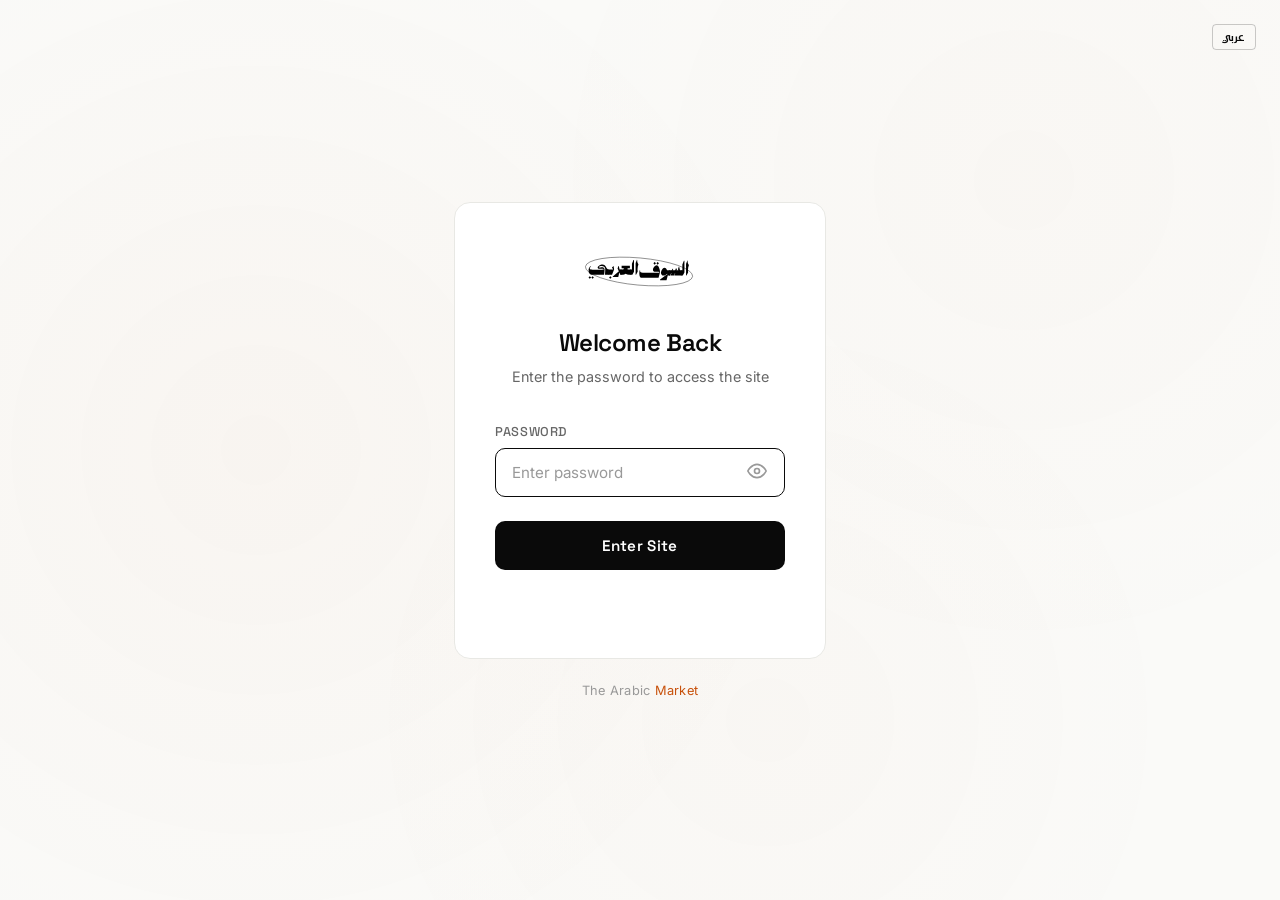
<file: checkout.html>
<!DOCTYPE html>
<html lang="en">
<head>
<meta charset="UTF-8">
<meta name="viewport" content="width=device-width, initial-scale=1.0">
<script src="auth.js"></script>
<title>Checkout — The Arabic Market</title>
<style>
@import url('https://fonts.googleapis.com/css2?family=Space+Grotesk:wght@300;400;500;600;700&family=Inter:wght@300;400;500;600&display=swap');
*, *::before, *::after { margin: 0; padding: 0; box-sizing: border-box; }
html, body { min-height: 100vh; }
body { display: flex; flex-direction: column; }
:root {
  --bg: #fafaf8;
  --white: #ffffff;
  --black: #0a0a0a;
  --gray-100: #f5f5f3;
  --gray-200: #e8e8e4;
  --gray-300: #d0d0cc;
  --gray-400: #999;
  --gray-500: #666;
  --accent: #c8510b;
  --green: #1a8a4a;
  --font: 'Space Grotesk', sans-serif;
  --body: 'Inter', sans-serif;
}
[data-theme="dark"] {
  --bg: #0a0a0a; --white: #141414; --black: #f0f0f0;
  --gray-100: #1a1a1a; --gray-200: #2a2a2a; --gray-300: #3a3a3a;
  --gray-400: #888; --gray-500: #aaa;
}
html { scroll-behavior: smooth; }
body {
  background: var(--bg); color: var(--black);
  font-family: var(--body); -webkit-font-smoothing: antialiased;
}
a { text-decoration: none; color: inherit; }
img { display: block; max-width: 100%; }
.sar { display: inline-block; width: 1em; height: 1em; background: url('images/sar.svg') no-repeat center/contain; vertical-align: -0.1em; }
[data-theme="dark"] .sar { filter: brightness(0) invert(1); }

/* ─── NAV ─── */
.checkout-nav {
  padding: 1.2rem 2rem;
  border-bottom: 1px solid var(--gray-200);
  display: flex; justify-content: space-between; align-items: center;
  background: var(--white);
}
[data-theme="dark"] .checkout-nav { background: #141414; border-color: #222; }
.checkout-nav-logo img { height: 70px; width: auto; }
[data-theme="dark"] .checkout-nav-logo img { filter: brightness(0) invert(1); }
.checkout-nav-back {
  font-size: 0.8rem; color: var(--gray-500);
  display: flex; align-items: center; gap: 0.4rem;
  transition: color 0.2s;
}
.checkout-nav-back:hover { color: var(--black); }
.checkout-nav-back svg { width: 16px; height: 16px; }

/* ─── FOOTER ─── */
footer {
  background: var(--black); color: var(--white);
  padding: 3rem 2rem 1.5rem;
}
.footer-inner { max-width: 1400px; margin: 0 auto; }
.footer-top {
  display: grid; grid-template-columns: 2fr 1fr 1fr 1fr;
  gap: 3rem; padding-bottom: 2rem;
  border-bottom: 1px solid rgba(255,255,255,0.08);
}
.footer-logo { display: inline-block; margin-bottom: 1rem; }
.footer-logo img { height: 50px; width: auto; filter: brightness(0) invert(1); opacity: 0.35; }
.footer-brand-desc { font-size: 0.8rem; line-height: 1.7; color: rgba(255,255,255,0.35); max-width: 280px; }
.footer-col h4 { font-family: var(--font); font-size: 0.65rem; font-weight: 600; letter-spacing: 0.15em; text-transform: uppercase; color: rgba(255,255,255,0.25); margin-bottom: 1rem; }
.footer-col a { display: block; font-size: 0.8rem; color: rgba(255,255,255,0.5); margin-bottom: 0.6rem; transition: color 0.2s; }
.footer-col a:hover { color: var(--white); }
.footer-bottom { display: flex; justify-content: space-between; padding-top: 1.5rem; font-size: 0.7rem; color: rgba(255,255,255,0.2); }
@media (max-width: 768px) {
  .footer-top { grid-template-columns: 1fr; gap: 2rem; }
}

/* ─── LAYOUT ─── */
.checkout-wrap {
  max-width: 1100px; margin: 0 auto;
  display: grid; grid-template-columns: 1.1fr 0.9fr;
  min-height: calc(100vh - 60px);
}
.checkout-form-side {
  padding: 2.5rem 3rem 3rem 2rem;
}
.checkout-summary-side {
  padding: 2.5rem 2rem 3rem 3rem;
  background: var(--gray-100);
  border-left: 1px solid var(--gray-200);
}
[data-theme="dark"] .checkout-summary-side { background: #141414; border-color: #222; }

/* ─── SECTION TITLES ─── */
.section-title {
  font-family: var(--font); font-size: 1rem; font-weight: 600;
  letter-spacing: -0.01em; margin-bottom: 1.2rem;
}
.section-num {
  display: inline-flex; align-items: center; justify-content: center;
  width: 24px; height: 24px; border-radius: 50%;
  background: var(--black); color: var(--white);
  font-size: 0.7rem; font-weight: 600; margin-right: 0.6rem;
}
[data-theme="dark"] .section-num { background: #f0f0f0; color: #0a0a0a; }

/* ─── FORM ─── */
.form-row { display: grid; grid-template-columns: 1fr 1fr; gap: 0.8rem; margin-bottom: 0.8rem; }
.form-row.full { grid-template-columns: 1fr; }
.form-group { display: flex; flex-direction: column; }
.form-label {
  font-size: 0.7rem; font-weight: 600; color: var(--gray-500);
  letter-spacing: 0.04em; text-transform: uppercase; margin-bottom: 0.4rem;
}
.form-input, .form-select {
  padding: 0.75rem 1rem;
  border: 1.5px solid var(--gray-200); border-radius: 8px;
  font-family: var(--body); font-size: 0.88rem;
  background: var(--white); color: var(--black); outline: none;
  transition: border-color 0.2s;
}
.form-input:focus, .form-select:focus { border-color: var(--black); }
[data-theme="dark"] .form-input, [data-theme="dark"] .form-select { background: #1a1a1a; border-color: #333; color: #f0f0f0; }
[data-theme="dark"] .form-input:focus, [data-theme="dark"] .form-select:focus { border-color: #f0f0f0; }
.form-input::placeholder { color: var(--gray-400); }

.divider {
  border: none; border-top: 1px solid var(--gray-200);
  margin: 1.8rem 0;
}
[data-theme="dark"] .divider { border-color: #222; }

/* ─── ORDER SUMMARY ─── */
.summary-title {
  font-family: var(--font); font-size: 1rem; font-weight: 600;
  margin-bottom: 1.5rem;
}
.summary-item {
  display: grid; grid-template-columns: 60px 1fr auto;
  gap: 1rem; align-items: center;
  padding: 0.8rem 0; border-bottom: 1px solid var(--gray-200);
}
[data-theme="dark"] .summary-item { border-color: #2a2a2a; }
.summary-item-img {
  width: 60px; height: 70px; background: var(--gray-200);
  border-radius: 6px; overflow: hidden; position: relative;
}
.summary-item-img img { width: 100%; height: 100%; object-fit: cover; }
.summary-item-badge {
  position: absolute; top: -6px; right: -6px;
  width: 20px; height: 20px; border-radius: 50%;
  background: var(--black); color: var(--white);
  font-size: 0.65rem; font-weight: 600;
  display: flex; align-items: center; justify-content: center;
}
[data-theme="dark"] .summary-item-badge { background: #f0f0f0; color: #0a0a0a; }
[data-theme="dark"] .summary-item-img { background: #2a2a2a; }
[data-theme="dark"] .summary-item-img img { filter: brightness(0.82); }
.summary-item-name { font-size: 0.85rem; font-weight: 500; }
.summary-item-detail { font-size: 0.75rem; color: var(--gray-500); margin-top: 0.15rem; }
.summary-item-price { font-size: 0.88rem; font-weight: 500; text-align: right; }

.summary-row {
  display: flex; justify-content: space-between;
  padding: 0.5rem 0; font-size: 0.85rem;
}
.summary-row.total {
  font-family: var(--font); font-weight: 700;
  font-size: 1.1rem; padding-top: 0.8rem; margin-top: 0.3rem;
  border-top: 2px solid var(--black);
}
[data-theme="dark"] .summary-row.total { border-color: #f0f0f0; }
.summary-row .label { color: var(--gray-500); }
.summary-row.total .label { color: var(--black); }

/* ─── PLACE ORDER BTN ─── */
.btn-order {
  width: 100%; padding: 1rem;
  margin-top: 1.5rem;
  background: var(--black); color: var(--white);
  font-family: var(--font); font-size: 0.95rem; font-weight: 600;
  letter-spacing: 0.02em; border: none; border-radius: 10px;
  cursor: pointer; transition: all 0.3s ease;
}
.btn-order:hover { background: #222; transform: translateY(-1px); }
.btn-order:active { transform: translateY(0); }
[data-theme="dark"] .btn-order { background: #f0f0f0; color: #0a0a0a; }
[data-theme="dark"] .btn-order:hover { background: #ddd; }

.secure-note {
  display: flex; align-items: center; justify-content: center;
  gap: 0.4rem; margin-top: 1rem;
  font-size: 0.72rem; color: var(--gray-400);
}
.secure-note svg { width: 14px; height: 14px; }

/* ─── PAYMENT METHODS ─── */
.payment-methods { display: flex; flex-direction: column; gap: 0.6rem; }
.pay-option {
  display: flex; align-items: center; gap: 0.8rem;
  padding: 0.9rem 1rem; border: 1.5px solid var(--gray-200);
  border-radius: 10px; cursor: pointer; transition: all 0.2s;
  background: var(--white);
}
.pay-option:hover { border-color: var(--gray-300); }
.pay-option.selected { border-color: var(--black); background: var(--gray-100); }
[data-theme="dark"] .pay-option { background: #1a1a1a; border-color: #333; }
[data-theme="dark"] .pay-option:hover { border-color: #555; }
[data-theme="dark"] .pay-option.selected { border-color: #f0f0f0; background: #222; }
.pay-option input[type="radio"] { display: none; }
.pay-radio {
  width: 18px; height: 18px; border-radius: 50%;
  border: 2px solid var(--gray-300); flex-shrink: 0;
  display: flex; align-items: center; justify-content: center;
  transition: all 0.2s;
}
.pay-option.selected .pay-radio { border-color: var(--black); }
[data-theme="dark"] .pay-option.selected .pay-radio { border-color: #f0f0f0; }
.pay-radio::after {
  content: ''; width: 8px; height: 8px; border-radius: 50%;
  background: var(--black); transform: scale(0); transition: transform 0.2s;
}
[data-theme="dark"] .pay-radio::after { background: #f0f0f0; }
.pay-option.selected .pay-radio::after { transform: scale(1); }
.pay-icon {
  width: 40px; height: 26px; border-radius: 4px; overflow: hidden;
  display: flex; align-items: center; justify-content: center;
  flex-shrink: 0; font-size: 0.7rem; font-weight: 700;
}
.pay-info { flex: 1; }
.pay-name { font-size: 0.85rem; font-weight: 500; }
.pay-desc { font-size: 0.72rem; color: var(--gray-500); margin-top: 0.1rem; }
.pay-bnpl-note {
  padding: 0.8rem 1rem; background: var(--gray-100); border-radius: 8px;
  font-size: 0.8rem; color: var(--gray-500); line-height: 1.6;
  margin-top: 0.5rem; display: none;
}
[data-theme="dark"] .pay-bnpl-note { background: #1a1a1a; }
.pay-bnpl-note.show { display: block; }

/* ─── SUCCESS OVERLAY ─── */
.success-overlay {
  display: none; position: fixed; inset: 0; z-index: 999;
  background: rgba(0,0,0,0.5); backdrop-filter: blur(8px);
  align-items: center; justify-content: center;
}
.success-overlay.show { display: flex; }
.success-card {
  background: var(--white); border-radius: 20px;
  padding: 3rem; text-align: center; max-width: 420px;
  animation: popIn 0.35s ease;
}
[data-theme="dark"] .success-card { background: #141414; }
@keyframes popIn { from { opacity: 0; transform: scale(0.9); } to { opacity: 1; transform: scale(1); } }
.success-icon {
  width: 64px; height: 64px; border-radius: 50%;
  background: #e8f5e9; color: var(--green);
  display: flex; align-items: center; justify-content: center;
  margin: 0 auto 1.5rem;
}
.success-icon svg { width: 32px; height: 32px; }
.success-title { font-family: var(--font); font-size: 1.4rem; font-weight: 700; margin-bottom: 0.5rem; }
.success-msg { font-size: 0.9rem; color: var(--gray-500); line-height: 1.6; margin-bottom: 2rem; }
.success-btn {
  display: inline-block; padding: 0.8rem 2rem;
  background: var(--black); color: var(--white);
  font-family: var(--font); font-size: 0.85rem; font-weight: 500;
  border-radius: 8px; border: none; cursor: pointer;
  transition: background 0.2s;
}
.success-btn:hover { background: #222; }
[data-theme="dark"] .success-btn { background: #f0f0f0; color: #0a0a0a; }

/* ─── EMPTY ─── */
.checkout-empty {
  display: none; flex-direction: column;
  align-items: center; justify-content: center;
  min-height: 60vh; text-align: center;
  grid-column: span 2;
}
.checkout-empty svg { width: 64px; height: 64px; color: var(--gray-300); margin-bottom: 1rem; }
.checkout-empty p { font-size: 0.95rem; color: var(--gray-500); margin-bottom: 1.5rem; }
.checkout-empty a {
  padding: 0.8rem 2rem; background: var(--black); color: var(--white);
  font-family: var(--font); font-size: 0.85rem; font-weight: 500;
  border-radius: 8px; transition: background 0.2s;
}
.checkout-empty a:hover { background: #222; }

/* ─── RESPONSIVE ─── */
@media (max-width: 768px) {
  .checkout-nav-logo img { height: 50px; }
  .checkout-nav { padding: 0.6rem 0.8rem; }
  .checkout-wrap { grid-template-columns: 1fr; }
  .checkout-summary-side { border-left: none; border-top: 1px solid var(--gray-200); order: -1; }
  .checkout-form-side { padding: 2rem 1.5rem; }
  .checkout-summary-side { padding: 2rem 1.5rem; }
  .form-row { grid-template-columns: 1fr; }
}
</style>
</head>
<body>

<!-- NAV -->
<div class="checkout-nav">
  <a href="index.html" class="checkout-nav-logo">
    <img src="images/logo.svg" alt="The Arabic Market">
  </a>
  <div style="display:flex;align-items:center;gap:1rem;">
    <button class="lang-btn" onclick="Lang.toggle(); location.reload();" style="background:none;border:1px solid var(--gray-300);color:var(--black);cursor:pointer;font-family:var(--font);font-size:0.7rem;font-weight:600;padding:0.3rem 0.6rem;border-radius:4px;">
      <span class="lang-btn-text">عربي</span>
    </button>
    <a href="account.html" style="color:var(--black);display:flex;">
      <svg xmlns="http://www.w3.org/2000/svg" fill="none" viewBox="0 0 24 24" stroke-width="1.5" stroke="currentColor" width="20" height="20"><path stroke-linecap="round" stroke-linejoin="round" d="M15.75 6a3.75 3.75 0 1 1-7.5 0 3.75 3.75 0 0 1 7.5 0ZM4.501 20.118a7.5 7.5 0 0 1 14.998 0A17.933 17.933 0 0 1 12 21.75c-2.676 0-5.216-.584-7.499-1.632Z"/></svg>
    </a>
  </div>
  <a href="javascript:history.back()" class="checkout-nav-back">
    <svg xmlns="http://www.w3.org/2000/svg" fill="none" viewBox="0 0 24 24" stroke-width="1.5" stroke="currentColor"><path stroke-linecap="round" stroke-linejoin="round" d="M10.5 19.5 3 12m0 0 7.5-7.5M3 12h18"/></svg>
    Back to cart
  </a>
</div>

<!-- EMPTY STATE -->
<div class="checkout-empty" id="emptyState">
  <svg xmlns="http://www.w3.org/2000/svg" fill="none" viewBox="0 0 24 24" stroke-width="1" stroke="currentColor">
    <path stroke-linecap="round" stroke-linejoin="round" d="M15.75 10.5V6a3.75 3.75 0 1 0-7.5 0v4.5m11.356-1.993 1.263 12c.07.665-.45 1.243-1.119 1.243H4.25a1.125 1.125 0 0 1-1.12-1.243l1.264-12A1.125 1.125 0 0 1 5.513 7.5h12.974c.576 0 1.059.435 1.119 1.007ZM8.625 10.5a.375.375 0 1 1-.75 0 .375.375 0 0 1 .75 0Zm7.5 0a.375.375 0 1 1-.75 0 .375.375 0 0 1 .75 0Z"/>
  </svg>
  <p>Your cart is empty</p>
  <a href="store.html">Continue Shopping</a>
</div>

<!-- CHECKOUT LAYOUT -->
<div class="checkout-wrap" id="checkoutWrap">

  <!-- LEFT: FORM -->
  <div class="checkout-form-side">
    <div class="section-title"><span class="section-num">1</span> Contact</div>
    <div class="form-row full">
      <div class="form-group">
        <label class="form-label">Email</label>
        <input class="form-input" id="email" type="email" placeholder="your@email.com">
      </div>
    </div>
    <div class="form-row">
      <div class="form-group">
        <label class="form-label">Phone</label>
        <input class="form-input" id="phone" type="tel" placeholder="+249 XXX XXX XXX">
      </div>
      <div class="form-group">
        <label class="form-label">Full Name</label>
        <input class="form-input" id="fullname" type="text" placeholder="Your full name">
      </div>
    </div>

    <hr class="divider">

    <div class="section-title"><span class="section-num">2</span> Shipping</div>
    <div class="form-row full">
      <div class="form-group">
        <label class="form-label">Address</label>
        <input class="form-input" id="address" type="text" placeholder="Street address">
      </div>
    </div>
    <div class="form-row">
      <div class="form-group">
        <label class="form-label">City</label>
        <input class="form-input" id="city" type="text" placeholder="City">
      </div>
      <div class="form-group">
        <label class="form-label">State / Region</label>
        <input class="form-input" id="state" type="text" placeholder="State">
      </div>
    </div>
    <div class="form-row">
      <div class="form-group">
        <label class="form-label">Country</label>
        <select class="form-select" id="country">
          <option value="SD">Sudan</option>
          <option value="SA">Saudi Arabia</option>
          <option value="AE">UAE</option>
          <option value="EG">Egypt</option>
          <option value="US">United States</option>
          <option value="GB">United Kingdom</option>
          <option value="OTHER">Other</option>
        </select>
      </div>
      <div class="form-group">
        <label class="form-label">Zip / Postal Code</label>
        <input class="form-input" id="zip" type="text" placeholder="Postal code">
      </div>
    </div>

    <hr class="divider">

    <div class="section-title"><span class="section-num">3</span> Payment</div>
    <div class="payment-methods" id="paymentMethods">

      <!-- Apple Pay -->
      <label class="pay-option" data-method="apple-pay">
        <input type="radio" name="payment" value="apple-pay">
        <div class="pay-radio"></div>
        <div class="pay-icon" style="background:#000;color:#fff;">
          <svg viewBox="0 0 24 24" width="20" height="20" fill="white"><path d="M17.05 20.28c-.98.95-2.05.88-3.08.4-1.09-.5-2.08-.48-3.24 0-1.44.62-2.2.44-3.06-.4C2.79 15.25 3.51 7.59 9.05 7.31c1.35.07 2.29.74 3.08.8 1.18-.24 2.31-.93 3.57-.84 1.51.12 2.65.72 3.4 1.8-3.12 1.87-2.38 5.98.48 7.13-.57 1.5-1.31 2.99-2.54 4.09zM12.03 7.25c-.15-2.23 1.66-4.07 3.74-4.25.29 2.58-2.34 4.5-3.74 4.25z"/></svg>
        </div>
        <div class="pay-info">
          <div class="pay-name">Apple Pay</div>
          <div class="pay-desc">Pay with Apple Pay</div>
        </div>
      </label>

      <!-- Visa / Card -->
      <label class="pay-option" data-method="card">
        <input type="radio" name="payment" value="card">
        <div class="pay-radio"></div>
        <div class="pay-icon" style="background:#1a1f71;color:#fff;font-size:0.6rem;letter-spacing:0.02em;">
          <svg viewBox="0 0 48 32" width="36" height="24"><rect width="48" height="32" rx="4" fill="#1a1f71"/><text x="24" y="20" text-anchor="middle" fill="#fff" font-family="Arial,sans-serif" font-size="11" font-weight="bold" font-style="italic">VISA</text></svg>
        </div>
        <div class="pay-info">
          <div class="pay-name">Credit / Debit Card</div>
          <div class="pay-desc">Visa, Mastercard, Mada</div>
        </div>
      </label>

      <!-- Tabby -->
      <label class="pay-option" data-method="tabby">
        <input type="radio" name="payment" value="tabby">
        <div class="pay-radio"></div>
        <div class="pay-icon" style="background:#3BFFC1;border-radius:4px;">
          <svg viewBox="0 0 40 26" width="36" height="24"><rect width="40" height="26" rx="4" fill="#3BFFC1"/><text x="20" y="17" text-anchor="middle" fill="#000" font-family="Arial,sans-serif" font-size="8" font-weight="bold">tabby</text></svg>
        </div>
        <div class="pay-info">
          <div class="pay-name">Tabby</div>
          <div class="pay-desc">Pay in 4 interest-free payments</div>
        </div>
      </label>

      <!-- Tamara -->
      <label class="pay-option" data-method="tamara">
        <input type="radio" name="payment" value="tamara">
        <div class="pay-radio"></div>
        <div class="pay-icon" style="background:#2E4CFF;border-radius:4px;">
          <svg viewBox="0 0 40 26" width="36" height="24"><rect width="40" height="26" rx="4" fill="#2E4CFF"/><text x="20" y="17" text-anchor="middle" fill="#fff" font-family="Arial,sans-serif" font-size="7" font-weight="bold">tamara</text></svg>
        </div>
        <div class="pay-info">
          <div class="pay-name">Tamara</div>
          <div class="pay-desc">Split in 3 payments, no interest</div>
        </div>
      </label>

      <!-- Cash on Delivery -->
      <label class="pay-option selected" data-method="cod">
        <input type="radio" name="payment" value="cod" checked>
        <div class="pay-radio"></div>
        <div class="pay-icon" style="background:var(--gray-100);border:1px solid var(--gray-200);">
          <svg xmlns="http://www.w3.org/2000/svg" fill="none" viewBox="0 0 24 24" stroke-width="1.5" stroke="currentColor" width="18" height="18"><path stroke-linecap="round" stroke-linejoin="round" d="M2.25 18.75a60.07 60.07 0 0 1 15.797 2.101c.727.198 1.453-.342 1.453-1.096V18.75M3.75 4.5v.75A.75.75 0 0 1 3 6h-.75m0 0v-.375c0-.621.504-1.125 1.125-1.125H20.25M2.25 6v9m18-10.5v.75c0 .414.336.75.75.75h.75m-1.5-1.5h.375c.621 0 1.125.504 1.125 1.125v9.75c0 .621-.504 1.125-1.125 1.125h-.375m1.5-1.5H21a.75.75 0 0 0-.75.75v.75m0 0H3.75m0 0h-.375a1.125 1.125 0 0 1-1.125-1.125V15m1.5 1.5v-.75A.75.75 0 0 0 3 15h-.75M15 10.5a3 3 0 1 1-6 0 3 3 0 0 1 6 0Zm3 0h.008v.008H18V10.5Zm-12 0h.008v.008H6V10.5Z"/></svg>
        </div>
        <div class="pay-info">
          <div class="pay-name">Cash on Delivery</div>
          <div class="pay-desc">Pay when you receive your order</div>
        </div>
      </label>

      <!-- Bank Transfer -->
      <label class="pay-option" data-method="bank">
        <input type="radio" name="payment" value="bank">
        <div class="pay-radio"></div>
        <div class="pay-icon" style="background:var(--gray-100);border:1px solid var(--gray-200);">
          <svg xmlns="http://www.w3.org/2000/svg" fill="none" viewBox="0 0 24 24" stroke-width="1.5" stroke="currentColor" width="18" height="18"><path stroke-linecap="round" stroke-linejoin="round" d="M12 21v-8.25M15.75 21v-8.25M8.25 21v-8.25M3 9l9-6 9 6m-1.5 12V10.332A48.36 48.36 0 0 0 12 9.75c-2.551 0-5.056.2-7.5.582V21M3 21h18M12 6.75h.008v.008H12V6.75Z"/></svg>
        </div>
        <div class="pay-info">
          <div class="pay-name">Bank Transfer</div>
          <div class="pay-desc">Transfer directly to our account</div>
        </div>
      </label>
    </div>

    <!-- BNPL installment note -->
    <div class="pay-bnpl-note" id="bnplNote"></div>

    <!-- Bank info -->
    <div id="bankInfo" style="display:none;padding:1rem;background:var(--gray-100);border-radius:8px;margin-top:0.5rem;font-size:0.82rem;color:var(--gray-500);line-height:1.7;">
      Transfer to:<br>
      <strong style="color:var(--black)">Bank of Khartoum</strong><br>
      Account: XXXX-XXXX-XXXX<br>
      Send receipt via WhatsApp after transfer.
    </div>

    <!-- Card fields (hidden by default) -->
    <div id="cardFields" style="display:none;margin-top:0.8rem;">
      <div class="form-row full">
        <div class="form-group">
          <label class="form-label">Card Number</label>
          <input class="form-input" id="cardNumber" type="text" placeholder="1234 5678 9012 3456" maxlength="19">
        </div>
      </div>
      <div class="form-row">
        <div class="form-group">
          <label class="form-label">Expiry Date</label>
          <input class="form-input" id="cardExpiry" type="text" placeholder="MM / YY" maxlength="7">
        </div>
        <div class="form-group">
          <label class="form-label">CVV</label>
          <input class="form-input" id="cardCvv" type="text" placeholder="123" maxlength="4">
        </div>
      </div>
    </div>
  </div>

  <!-- RIGHT: SUMMARY -->
  <div class="checkout-summary-side">
    <div class="summary-title">Order Summary</div>
    <div id="summaryItems"></div>

    <div style="margin-top:1.2rem">
      <div class="summary-row">
        <span class="label">Subtotal</span>
        <span id="subtotal">0.00 <span class="sar"></span></span>
      </div>
      <div class="summary-row">
        <span class="label">Shipping</span>
        <span id="shipping">Free</span>
      </div>
      <div class="summary-row total">
        <span class="label">Total</span>
        <span id="totalPrice">0.00 <span class="sar"></span></span>
      </div>
    </div>

    <button class="btn-order" id="placeOrderBtn" onclick="placeOrder()">Place Order</button>

    <div class="secure-note">
      <svg xmlns="http://www.w3.org/2000/svg" fill="none" viewBox="0 0 24 24" stroke-width="1.5" stroke="currentColor"><path stroke-linecap="round" stroke-linejoin="round" d="M16.5 10.5V6.75a4.5 4.5 0 1 0-9 0v3.75m-.75 11.25h10.5a2.25 2.25 0 0 0 2.25-2.25v-6.75a2.25 2.25 0 0 0-2.25-2.25H6.75a2.25 2.25 0 0 0-2.25 2.25v6.75a2.25 2.25 0 0 0 2.25 2.25Z"/></svg>
      Secure checkout
    </div>
  </div>
</div>

<!-- FOOTER -->
<footer>
  <div class="footer-inner">
    <div class="footer-top">
      <div>
        <a href="index.html" class="footer-logo">
          <img src="images/logo.svg" alt="The Arabic Market">
        </a>
        <p class="footer-brand-desc">Sudanese streetwear brand.<br>Culture wears well.</p>
      </div>
      <div class="footer-col">
        <h4>Shop</h4>
        <a href="store.html?collection=sudan">Republic of Sudan</a>
        <a href="store.html?collection=mad-scientist">The Mad Scientist</a>
        <a href="store.html">All Products</a>
      </div>
      <div class="footer-col">
        <h4>Info</h4>
        <a href="#">Sizing Guide</a>
        <a href="#">Shipping</a>
        <a href="#">Returns</a>
      </div>
      <div class="footer-col">
        <h4>Connect</h4>
        <a href="#">Instagram</a>
        <a href="#">TikTok</a>
        <a href="#">Contact</a>
      </div>
    </div>
    <div class="footer-bottom">
      <span>&copy; 2025 The Arabic Market. All rights reserved.</span>
      <span>Designed in Sudan</span>
    </div>
  </div>
</footer>

<!-- SUCCESS OVERLAY -->
<div class="success-overlay" id="successOverlay">
  <div class="success-card">
    <div class="success-icon">
      <svg xmlns="http://www.w3.org/2000/svg" fill="none" viewBox="0 0 24 24" stroke-width="2" stroke="currentColor"><path stroke-linecap="round" stroke-linejoin="round" d="m4.5 12.75 6 6 9-13.5"/></svg>
    </div>
    <div class="success-title">Order Confirmed!</div>
    <div class="success-msg">Thank you for your order. We'll send you a confirmation email with tracking details soon.</div>
    <button class="success-btn" onclick="window.location.href='store.html'">Continue Shopping</button>
  </div>
</div>

<script src="lang.js"></script>
<script>
// ─── CART (read-only from sessionStorage) ───
const CART_KEY = 'tam-cart';
function getCartItems() {
  return JSON.parse(sessionStorage.getItem(CART_KEY) || '[]');
}
function clearCart() {
  sessionStorage.removeItem(CART_KEY);
}

// ─── THEME ───
(function() {
  const saved = localStorage.getItem('tam-theme');
  if (saved === 'dark') document.documentElement.setAttribute('data-theme', 'dark');
})();

// ─── RENDER ───
function renderCheckout() {
  const items = getCartItems();

  if (items.length === 0) {
    document.getElementById('checkoutWrap').style.display = 'none';
    document.getElementById('emptyState').style.display = 'flex';
    return;
  }

  const container = document.getElementById('summaryItems');
  container.innerHTML = items.map(item => `
    <div class="summary-item">
      <div class="summary-item-img">
        <img src="${item.image}" alt="${item.name}">
        <div class="summary-item-badge">${item.qty}</div>
      </div>
      <div>
        <div class="summary-item-name">${item.name}</div>
        <div class="summary-item-detail">Size: ${item.size}</div>
      </div>
      <div class="summary-item-price"> ${(item.price * item.qty).toFixed(2)} <span class="sar"></span></div>
    </div>
  `).join('');

  const subtotal = items.reduce((sum, i) => sum + i.price * i.qty, 0);
  const shippingCost = subtotal >= 100 ? 0 : 10;

  document.getElementById('subtotal').innerHTML = subtotal.toFixed(2) + ' <span class="sar"></span>';
  document.getElementById('shipping').innerHTML = shippingCost === 0 ? 'Free' : shippingCost.toFixed(2) + ' <span class="sar"></span>';
  document.getElementById('totalPrice').innerHTML = (subtotal + shippingCost).toFixed(2) + ' <span class="sar"></span>';
}

// ─── PAYMENT SELECTION ───
document.querySelectorAll('.pay-option').forEach(function(opt) {
  opt.addEventListener('click', function() {
    document.querySelectorAll('.pay-option').forEach(function(o) { o.classList.remove('selected'); });
    opt.classList.add('selected');
    opt.querySelector('input[type="radio"]').checked = true;

    const method = opt.dataset.method;

    // Hide all extra sections
    document.getElementById('bankInfo').style.display = 'none';
    document.getElementById('cardFields').style.display = 'none';
    document.getElementById('bnplNote').classList.remove('show');

    // Show relevant section
    if (method === 'bank') {
      document.getElementById('bankInfo').style.display = 'block';
    } else if (method === 'card') {
      document.getElementById('cardFields').style.display = 'block';
    } else if (method === 'tabby') {
      const total = getCartItems().reduce(function(s, i) { return s + i.price * i.qty; }, 0);
      const installment = (total / 4).toFixed(2);
      document.getElementById('bnplNote').innerHTML = '4 interest-free payments of <strong style="color:var(--black)">' + installment + ' <span class="sar"></span></strong> with Tabby. First payment today, rest every 2 weeks.';
      document.getElementById('bnplNote').classList.add('show');
    } else if (method === 'tamara') {
      const total = getCartItems().reduce(function(s, i) { return s + i.price * i.qty; }, 0);
      const installment = (total / 3).toFixed(2);
      document.getElementById('bnplNote').innerHTML = '3 interest-free payments of <strong style="color:var(--black)">' + installment + ' <span class="sar"></span></strong> with Tamara. First payment today, rest monthly.';
      document.getElementById('bnplNote').classList.add('show');
    }
  });
});

// ─── PLACE ORDER ───
function placeOrder() {
  const email = document.getElementById('email').value.trim();
  const fullname = document.getElementById('fullname').value.trim();
  const address = document.getElementById('address').value.trim();
  const city = document.getElementById('city').value.trim();

  if (!email || !fullname || !address || !city) {
    // Highlight empty required fields
    ['email', 'fullname', 'address', 'city'].forEach(id => {
      const el = document.getElementById(id);
      if (!el.value.trim()) {
        el.style.borderColor = '#d4342a';
        el.addEventListener('input', function handler() {
          el.style.borderColor = '';
          el.removeEventListener('input', handler);
        });
      }
    });
    return;
  }

  const btn = document.getElementById('placeOrderBtn');
  btn.textContent = 'Processing...';
  btn.disabled = true;
  btn.style.opacity = '0.6';

  setTimeout(function() {
    clearCart();
    document.getElementById('successOverlay').classList.add('show');
  }, 1200);
}

// ─── INIT ───
renderCheckout();
Lang.apply();
</script>
</body>
</html>
</file>
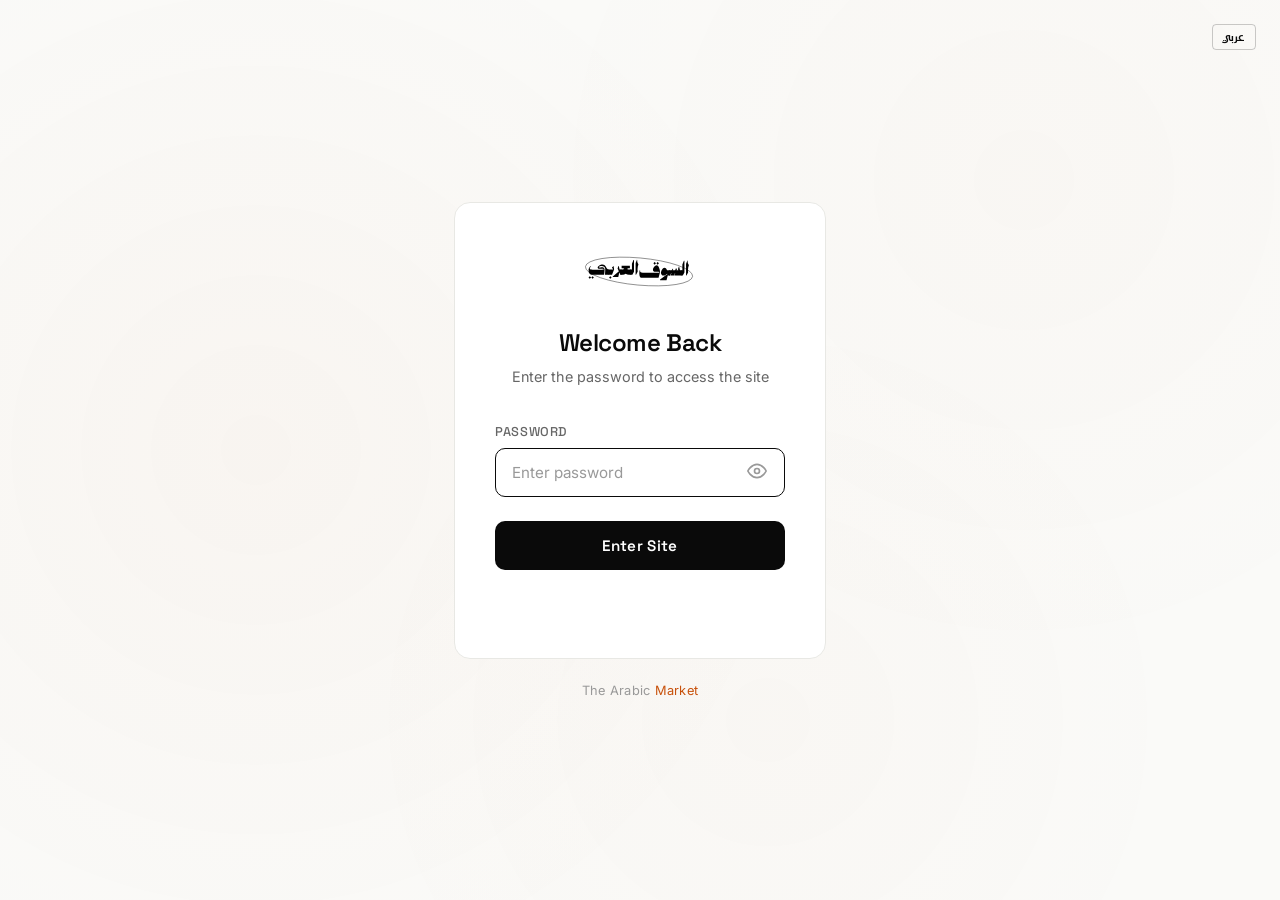
<file: login.html>
<!DOCTYPE html>
<html lang="en">
<head>
<meta charset="UTF-8">
<meta name="viewport" content="width=device-width, initial-scale=1.0">
<title>Login — The Arabic Market</title>
<style>
@import url('https://fonts.googleapis.com/css2?family=Space+Grotesk:wght@300;400;500;600;700&family=Inter:wght@300;400;500;600&display=swap');

*, *::before, *::after { margin: 0; padding: 0; box-sizing: border-box; }

:root {
  --bg: #fafaf8;
  --white: #ffffff;
  --black: #0a0a0a;
  --gray-100: #f5f5f3;
  --gray-200: #e8e8e4;
  --gray-300: #d0d0cc;
  --gray-400: #999;
  --gray-500: #666;
  --accent: #c8510b;
  --font: 'Space Grotesk', sans-serif;
  --body: 'Inter', sans-serif;
}

html, body {
  height: 100%;
  font-family: var(--body);
  background: var(--bg);
  color: var(--black);
  -webkit-font-smoothing: antialiased;
}

body {
  display: flex;
  align-items: center;
  justify-content: center;
  overflow: hidden;
}

/* ─── Background Pattern ─── */
body::before {
  content: '';
  position: fixed;
  inset: 0;
  background:
    radial-gradient(circle at 20% 50%, rgba(200,81,11,0.03) 0%, transparent 50%),
    radial-gradient(circle at 80% 20%, rgba(200,81,11,0.02) 0%, transparent 40%),
    radial-gradient(circle at 60% 80%, rgba(200,81,11,0.02) 0%, transparent 40%);
  pointer-events: none;
}

/* ─── Login Container ─── */
.login-container {
  position: relative;
  width: 100%;
  max-width: 420px;
  padding: 0 24px;
  animation: fadeUp 0.6s ease;
}

@keyframes fadeUp {
  from { opacity: 0; transform: translateY(20px); }
  to { opacity: 1; transform: translateY(0); }
}

/* ─── Card ─── */
.login-card {
  background: var(--white);
  border: 1px solid var(--gray-200);
  border-radius: 16px;
  padding: 48px 40px;
  text-align: center;
}

/* ─── Logo ─── */
.login-logo {
  margin-bottom: 32px;
}

.login-logo img {
  height: 40px;
  margin: 0 auto;
}

/* ─── Title ─── */
.login-title {
  font-family: var(--font);
  font-size: 1.5rem;
  font-weight: 600;
  letter-spacing: -0.02em;
  margin-bottom: 8px;
}

.login-subtitle {
  font-size: 0.9rem;
  color: var(--gray-500);
  margin-bottom: 36px;
  line-height: 1.5;
}

/* ─── Form ─── */
.login-form {
  display: flex;
  flex-direction: column;
  gap: 16px;
}

.input-group {
  position: relative;
  text-align: left;
}

.input-group label {
  display: block;
  font-family: var(--font);
  font-size: 0.8rem;
  font-weight: 500;
  letter-spacing: 0.05em;
  text-transform: uppercase;
  color: var(--gray-500);
  margin-bottom: 8px;
}

.input-group input {
  width: 100%;
  padding: 14px 16px;
  padding-right: 48px;
  font-family: var(--body);
  font-size: 0.95rem;
  background: var(--gray-100);
  border: 1.5px solid transparent;
  border-radius: 10px;
  color: var(--black);
  outline: none;
  transition: all 0.2s ease;
}

.input-group input:focus {
  border-color: var(--black);
  background: var(--white);
}

.input-group input::placeholder {
  color: var(--gray-400);
}

/* ─── Toggle Password ─── */
.toggle-pw {
  position: absolute;
  right: 14px;
  bottom: 12px;
  background: none;
  border: none;
  cursor: pointer;
  color: var(--gray-400);
  padding: 4px;
  display: flex;
  align-items: center;
  transition: color 0.2s;
}
.toggle-pw:hover { color: var(--black); }

/* ─── Submit Button ─── */
.login-btn {
  width: 100%;
  padding: 15px;
  font-family: var(--font);
  font-size: 0.95rem;
  font-weight: 600;
  letter-spacing: 0.02em;
  background: var(--black);
  color: var(--white);
  border: none;
  border-radius: 10px;
  cursor: pointer;
  transition: all 0.3s ease;
  margin-top: 8px;
  position: relative;
  overflow: hidden;
}

.login-btn:hover {
  background: #222;
  transform: translateY(-1px);
}

.login-btn:active {
  transform: translateY(0);
}

/* ─── Error Message ─── */
.error-msg {
  font-size: 0.85rem;
  color: #d4342a;
  min-height: 20px;
  margin-top: 4px;
  opacity: 0;
  transform: translateY(-4px);
  transition: all 0.25s ease;
}

.error-msg.show {
  opacity: 1;
  transform: translateY(0);
}

/* ─── Shake Animation ─── */
@keyframes shake {
  0%, 100% { transform: translateX(0); }
  20% { transform: translateX(-8px); }
  40% { transform: translateX(8px); }
  60% { transform: translateX(-4px); }
  80% { transform: translateX(4px); }
}

.shake {
  animation: shake 0.4s ease;
}

/* ─── Footer ─── */
.login-footer {
  text-align: center;
  margin-top: 24px;
  font-size: 0.8rem;
  color: var(--gray-400);
  letter-spacing: 0.02em;
}

.login-footer span {
  color: var(--accent);
}

/* ─── Responsive ─── */
@media (max-width: 480px) {
  .login-card {
    padding: 36px 28px;
    border-radius: 12px;
  }
  .login-title { font-size: 1.3rem; }
}
</style>
</head>
<body>

<div class="login-container">
  <div class="login-card">
    <div class="login-logo">
      <img src="images/logo.svg" alt="The Arabic Market" onerror="this.style.display='none'; this.parentNode.innerHTML='<div style=\'font-family:Space Grotesk,sans-serif;font-size:1.4rem;font-weight:700;letter-spacing:-0.02em\'>The Arabic Market</div>'">
    </div>

    <h1 class="login-title">Welcome Back</h1>
    <p class="login-subtitle">Enter the password to access the site</p>

    <form class="login-form" id="loginForm">
      <div class="input-group">
        <label for="password">Password</label>
        <input type="password" id="password" placeholder="Enter password" autocomplete="off" autofocus>
        <button type="button" class="toggle-pw" onclick="togglePassword()">
          <svg id="eyeIcon" width="20" height="20" viewBox="0 0 24 24" fill="none" stroke="currentColor" stroke-width="2" stroke-linecap="round" stroke-linejoin="round">
            <path d="M1 12s4-8 11-8 11 8 11 8-4 8-11 8-11-8-11-8z"/>
            <circle cx="12" cy="12" r="3"/>
          </svg>
        </button>
      </div>

      <button type="submit" class="login-btn">Enter Site</button>

      <div class="error-msg" id="errorMsg">Incorrect password. Please try again.</div>
    </form>
  </div>

  <div class="login-footer">
    The Arabic <span>Market</span>
  </div>

  <button class="lang-btn" onclick="Lang.toggle(); location.reload();" style="position:fixed;top:1.5rem;right:1.5rem;background:none;border:1px solid rgba(0,0,0,0.2);color:var(--black);cursor:pointer;font-family:var(--font);font-size:0.7rem;font-weight:600;padding:0.3rem 0.6rem;border-radius:4px;">
    <span class="lang-btn-text">عربي</span>
  </button>
</div>

<script src="lang.js"></script>
<script src="auth.js"></script>
<script>
// Check if already logged in
if (sessionStorage.getItem("tam_auth") === "valid") {
  window.location.href = "index.html";
}

// Form submission
document.getElementById("loginForm").addEventListener("submit", function(e) {
  e.preventDefault();
  const pw = document.getElementById("password").value;
  const errorMsg = document.getElementById("errorMsg");
  const card = document.querySelector(".login-card");

  const result = TAM_Auth.login(pw);
  if (result.valid) {
    document.querySelector(".login-container").style.transition = "opacity 0.3s, transform 0.3s";
    document.querySelector(".login-container").style.opacity = "0";
    document.querySelector(".login-container").style.transform = "translateY(-10px)";
    setTimeout(function() {
      window.location.href = "index.html";
    }, 300);
  } else {
    errorMsg.classList.add("show");
    card.classList.add("shake");
    setTimeout(function() { card.classList.remove("shake"); }, 400);
    document.getElementById("password").select();
  }
});

// Hide error on typing
document.getElementById("password").addEventListener("input", function() {
  document.getElementById("errorMsg").classList.remove("show");
});

// Toggle password visibility
function togglePassword() {
  const input = document.getElementById("password");
  const icon = document.getElementById("eyeIcon");
  if (input.type === "password") {
    input.type = "text";
    icon.innerHTML = '<path d="M17.94 17.94A10.07 10.07 0 0 1 12 20c-7 0-11-8-11-8a18.45 18.45 0 0 1 5.06-5.94M9.9 4.24A9.12 9.12 0 0 1 12 4c7 0 11 8 11 8a18.5 18.5 0 0 1-2.16 3.19m-6.72-1.07a3 3 0 1 1-4.24-4.24"/><line x1="1" y1="1" x2="23" y2="23"/>';
  } else {
    input.type = "password";
    icon.innerHTML = '<path d="M1 12s4-8 11-8 11 8 11 8-4 8-11 8-11-8-11-8z"/><circle cx="12" cy="12" r="3"/>';
  }
}
</script>
</body>
</html>
</file>
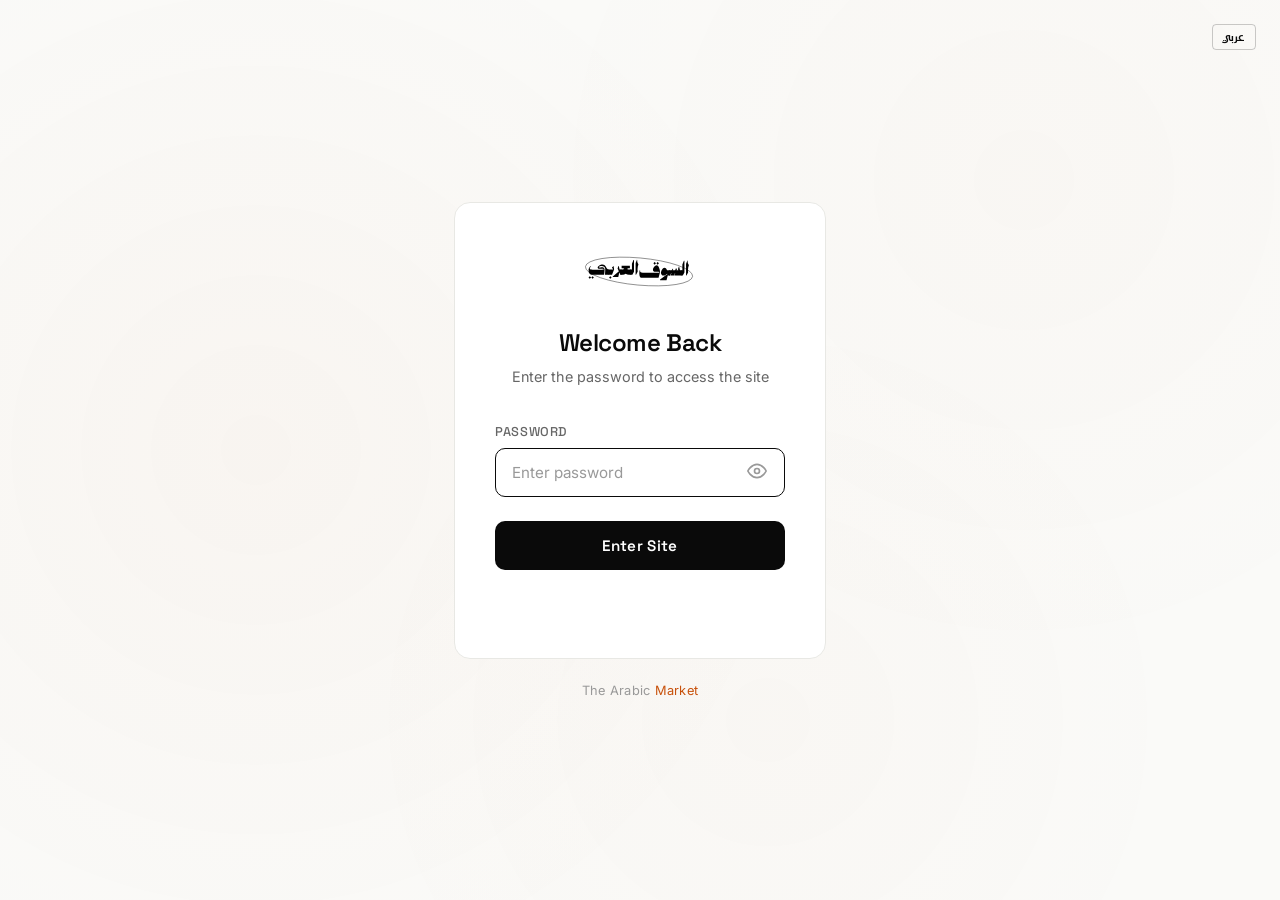
<file: product.html>
<!DOCTYPE html>
<html lang="en">
<head>
<meta charset="UTF-8">
<meta name="viewport" content="width=device-width, initial-scale=1.0">
<script src="auth.js"></script>
<title>Product — The Arabic Market</title>
<style>
@import url('https://fonts.googleapis.com/css2?family=Space+Grotesk:wght@300;400;500;600;700&family=Inter:wght@300;400;500;600&display=swap');
*, *::before, *::after { margin: 0; padding: 0; box-sizing: border-box; }
html, body { min-height: 100vh; }
body { display: flex; flex-direction: column; }
main { flex: 1; }
:root {
  --bg: #fafaf8;
  --white: #ffffff;
  --black: #0a0a0a;
  --gray-100: #f5f5f3;
  --gray-200: #e8e8e4;
  --gray-300: #d0d0cc;
  --gray-400: #999;
  --gray-500: #666;
  --accent: #c8510b;
  --font: 'Space Grotesk', sans-serif;
  --body: 'Inter', sans-serif;
}
[data-theme="dark"] {
  --bg: #0a0a0a; --white: #141414; --black: #f0f0f0;
  --gray-100: #1a1a1a; --gray-200: #2a2a2a; --gray-300: #3a3a3a;
  --gray-400: #888; --gray-500: #aaa;
}
[data-theme="dark"] .nav { background: rgba(10,10,10,0.95); border-color: #222; }
[data-theme="dark"] .nav-logo img { filter: brightness(0) invert(1); }
[data-theme="dark"] .product-images { background: #2a2a2a; }
[data-theme="dark"] .product-images img { background: #2a2a2a; filter: brightness(0.82); }
[data-theme="dark"] .site-footer { background: #141414; }
[data-theme="dark"] .footer-logo img { filter: brightness(0) invert(1); }
[data-theme="dark"] .toast { background: #f0f0f0; color: #0a0a0a; }
[data-theme="dark"] .btn-add-cart { background: #f0f0f0; color: #0a0a0a; }
[data-theme="dark"] .btn-add-cart:hover { background: #ddd; }
[data-theme="dark"] .size-btn { color: #f0f0f0; border-color: #3a3a3a; }
[data-theme="dark"] .size-btn:hover { border-color: #888; }
[data-theme="dark"] .size-btn.active { background: #f0f0f0; color: #0a0a0a; border-color: #f0f0f0; }
[data-theme="dark"] .size-label { color: #f0f0f0; }
[data-theme="dark"] .breadcrumb { color: #888; }
[data-theme="dark"] .breadcrumb span { color: #aaa; }
.theme-toggle {
  color: var(--black); cursor: pointer; display: flex; align-items: center;
  background: none; border: none; padding: 0;
}
.theme-toggle svg { width: 20px; height: 20px; }
.theme-toggle .icon-sun { display: none; }
[data-theme="dark"] .theme-toggle .icon-moon { display: none; }
[data-theme="dark"] .theme-toggle .icon-sun { display: block; }
body { background: var(--bg); color: var(--black); font-family: var(--body); -webkit-font-smoothing: antialiased; }
::selection { background: var(--black); color: var(--white); }
img { display: block; max-width: 100%; }
a { text-decoration: none; color: inherit; }
.sar { display: inline-block; width: 1em; height: 1em; background: url('images/sar.svg') no-repeat center/contain; vertical-align: -0.1em; }
[data-theme="dark"] .sar { filter: brightness(0) invert(1); }

/* ─── NAV ─── */
.nav {
  position: sticky; top: 0; z-index: 100;
  background: rgba(250,250,248,0.95);
  backdrop-filter: blur(20px); -webkit-backdrop-filter: blur(20px);
  border-bottom: 1px solid var(--gray-200);
}
.nav-inner {
  padding: 0 2rem; height: 80px;
  display: grid; grid-template-columns: 1fr auto 1fr;
  align-items: center;
}
.nav-links { display: flex; gap: 2rem; align-items: center; }
.nav-links a {
  font-size: 0.8rem; font-weight: 500; color: var(--gray-500);
  letter-spacing: 0.05em; text-transform: uppercase; transition: color 0.2s;
}
.nav-links a:hover { color: var(--black); }
.nav-logo {
  display: flex; align-items: center; gap: 0.5rem;
  font-family: var(--font); font-weight: 700; font-size: 1.1rem;
  justify-self: center;
}
.nav-logo img { height: 70px; width: auto; filter: brightness(0); }
.nav-right {
  display: flex; gap: 1.2rem; align-items: center; justify-self: end;
}
.nav-right a, .nav-cart { color: var(--black); display: flex; align-items: center; cursor: pointer; }
.nav-right svg { width: 20px; height: 20px; }
.nav-cart { position: relative; }
.cart-count {
  background: var(--accent); color: var(--white);
  font-size: 0.55rem; font-weight: 700;
  width: 15px; height: 15px; border-radius: 50%;
  display: flex; align-items: center; justify-content: center;
  position: absolute; top: -5px; right: -8px;
}
.lang-btn {
  background: none; border: 1px solid rgba(0,0,0,0.3);
  color: var(--black); cursor: pointer;
  font-family: var(--font); font-size: 0.7rem; font-weight: 600;
  padding: 0.3rem 0.6rem; border-radius: 4px;
  letter-spacing: 0.03em; transition: all 0.2s;
}
.lang-btn:hover { background: rgba(0,0,0,0.1); }
.nav-user {
  color: var(--black); cursor: pointer;
  display: flex; align-items: center;
}
.nav-user svg { width: 20px; height: 20px; }
[dir="rtl"] .nav-links { direction: rtl; }

/* ─── BREADCRUMB ─── */
.breadcrumb {
  padding: 1rem 2rem;
  font-size: 0.7rem; color: var(--gray-400);
}
.breadcrumb a { transition: color 0.2s; }
.breadcrumb a:hover { color: var(--black); }
.breadcrumb span { color: var(--gray-500); }

/* ─── PRODUCT LAYOUT (Scuffers-style 3 columns) ─── */
.product-layout {
  display: grid;
  grid-template-columns: 1.2fr 1fr 1.2fr;
  gap: 0;
  min-height: calc(100vh - 100px);
}

/* LEFT: Product details */
.product-details {
  padding: 1.5rem 1.5rem 1.5rem 2.5rem;
  position: sticky; top: 80px;
  align-self: start;
}
.product-title {
  font-family: var(--font);
  font-size: 1.3rem; font-weight: 700;
  letter-spacing: -0.02em;
  margin-bottom: 0.5rem; line-height: 1.25;
}
.product-price {
  font-size: 0.95rem; font-weight: 400;
  margin-bottom: 1.5rem;
}
.detail-toggle {
  font-size: 0.75rem; font-weight: 600;
  letter-spacing: 0.05em; text-transform: uppercase;
  color: var(--black);
  cursor: pointer; background: none; border: none;
  padding: 0; margin-bottom: 0.8rem;
  display: flex; align-items: center; gap: 0.4rem;
  font-family: var(--font);
}
.detail-toggle svg { width: 12px; height: 12px; transition: transform 0.3s; }
.detail-toggle.open svg { transform: rotate(180deg); }
.product-desc {
  font-size: 0.8rem; line-height: 1.7;
  color: var(--gray-500);
  margin-bottom: 1.5rem;
  max-height: 0; overflow: hidden;
  transition: max-height 0.4s ease;
}
.product-desc.show { max-height: 300px; }
.detail-section {
  border-top: 1px solid var(--gray-200);
  padding-top: 1rem; margin-top: 0.5rem;
}
.detail-item-header {
  font-size: 0.7rem; font-weight: 600;
  letter-spacing: 0.05em; text-transform: uppercase;
  color: var(--black);
  cursor: pointer; padding: 0.6rem 0;
  display: flex; justify-content: space-between; align-items: center;
  font-family: var(--font);
}
.detail-item-header svg { width: 12px; height: 12px; transition: transform 0.3s; }
.detail-item-body {
  font-size: 0.78rem; line-height: 1.7; color: var(--gray-500);
  max-height: 0; overflow: hidden; transition: max-height 0.3s ease;
}
.detail-item.open .detail-item-header svg { transform: rotate(45deg); }
.detail-item.open .detail-item-body { max-height: 150px; padding-bottom: 0.8rem; }

/* CENTER: Scrolling images */
.product-images {
  display: flex; flex-direction: column; gap: 2px;
  padding: 0;
  background: var(--gray-100);
}
.product-images img {
  width: 100%;
  object-fit: contain;
  background: var(--gray-100);
}

/* Thumbnails on left side of images */
.product-thumbs {
  position: absolute; left: 0.5rem; top: 50%;
  transform: translateY(-50%);
  display: flex; flex-direction: column; gap: 0.5rem;
  z-index: 2;
}
.product-thumb {
  width: 44px; height: 44px;
  border: 1px solid var(--gray-200);
  background: var(--white);
  cursor: pointer; overflow: hidden;
  transition: border-color 0.2s;
}
.product-thumb.active { border-color: var(--black); }
.product-thumb img { width: 100%; height: 100%; object-fit: contain; }

/* Mobile slider */
.image-slider {
  display: none;
  overflow: hidden;
  position: relative;
  background: var(--gray-100);
  touch-action: pan-y;
}
.image-slider-track {
  display: flex;
  transition: transform 0.3s ease;
  will-change: transform;
}
.image-slider-track img {
  width: 100%;
  flex-shrink: 0;
  object-fit: contain;
  background: var(--gray-100);
}
/* Image dots (mobile) */
.image-dots {
  display: none;
  justify-content: center; gap: 0.4rem;
  padding: 0.8rem 0;
}
.image-dot {
  width: 8px; height: 8px; border-radius: 50%;
  background: var(--gray-300);
  transition: background 0.2s;
  cursor: pointer;
}
.image-dot.active { background: var(--black); }

/* RIGHT: Size & Add to Cart (sticky) */
.product-actions {
  padding: 1.5rem 2.5rem 1.5rem 1.5rem;
  position: sticky; top: 80px;
  align-self: start;
}
.size-label {
  font-size: 0.75rem; font-weight: 600;
  letter-spacing: 0.05em; text-transform: uppercase;
  margin-bottom: 0.8rem;
  display: flex; gap: 0.5rem;
}
.size-label span { font-weight: 400; color: var(--gray-400); }
.size-grid {
  display: flex; flex-wrap: wrap; gap: 0.5rem;
  margin-bottom: 1.5rem;
}
.size-btn {
  min-width: 44px; height: 44px; padding: 0 0.8rem;
  border: 1.5px solid var(--gray-200); border-radius: 50px;
  background: transparent;
  font-family: var(--font); font-size: 0.8rem; font-weight: 500;
  cursor: pointer; transition: all 0.2s;
  text-align: center;
}
.size-btn:hover { border-color: var(--gray-400); }
.size-btn.active {
  background: var(--black); color: var(--white); border-color: var(--black);
}
.buy-section { margin-top: 0.5rem; }
.availability {
  display: flex; align-items: center; gap: 0.4rem;
  font-size: 0.75rem; color: var(--gray-500);
  margin-bottom: 0.8rem;
}
.availability .dot {
  width: 6px; height: 6px; border-radius: 50%;
  background: #22c55e;
}
.btn-add-cart {
  width: 100%; padding: 0.9rem 1.2rem;
  background: var(--black); color: var(--white);
  font-family: var(--font); font-size: 0.85rem; font-weight: 500;
  border: none; cursor: pointer;
  transition: all 0.2s;
  letter-spacing: 0.03em;
  display: flex; justify-content: space-between; align-items: center;
}
.btn-add-cart:hover { background: #222; }
.shipping-note {
  font-size: 0.7rem; color: var(--gray-400);
  margin-top: 1rem; line-height: 1.6;
}

/* ─── TOAST ─── */
.toast {
  position: fixed; bottom: 2rem; right: 2rem; z-index: 300;
  background: var(--black); color: #fff;
  padding: 0.8rem 1.2rem;
  font-size: 0.8rem; font-weight: 500;
  display: flex; align-items: center; gap: 0.5rem;
  transform: translateY(80px); opacity: 0;
  transition: all 0.35s cubic-bezier(0.16, 1, 0.3, 1);
  box-shadow: 0 8px 25px rgba(0,0,0,0.15);
}
.toast.show { transform: translateY(0); opacity: 1; }
.toast svg { width: 16px; height: 16px; color: #4ade80; flex-shrink: 0; }

/* ─── FOOTER ─── */
.site-footer {
  background: var(--black); color: var(--white);
  padding: 2rem; margin-top: 3rem;
}
.footer-inner {
  display: flex; justify-content: space-between; align-items: center;
}
.footer-logo { display: inline-block; }
.footer-logo img { height: 50px; width: auto; filter: brightness(0) invert(1); opacity: 0.35; }
.footer-right { font-size: 0.7rem; color: rgba(255,255,255,0.25); }

/* ─── RESPONSIVE ─── */
@media (max-width: 1024px) {
  .product-layout {
    grid-template-columns: 1fr;
  }
  .product-details, .product-actions {
    position: static;
    padding: 1rem 1.5rem;
  }
  .product-images { order: 1; padding: 0; display: none; }
  .image-slider { display: block; order: 1; }
  .image-dots { display: flex; }
  .product-details { order: 2; display: none; }
  .product-actions { order: 3; }
  /* Mobile: show name+price above sizes */
  .mobile-header { display: block !important; }
  .breadcrumb { display: none; }
}
@media (max-width: 768px) {
  .nav-links { display: none; }
  .nav-inner { grid-template-columns: 1fr auto; height: 56px; padding: 0 0.8rem; }
  .nav-logo { justify-self: start; }
  .nav-logo img { height: 50px; }
  .nav-right { gap: 0.7rem; }
  .nav-right svg { width: 18px; height: 18px; }
  .lang-btn { font-size: 0.6rem; padding: 0.25rem 0.5rem; }
  .btn-add-cart {
    position: fixed; bottom: 0; left: 0; right: 0;
    z-index: 50; padding: 1rem 1.5rem;
  }
  .product-actions { padding-bottom: 5rem; }
}
</style>
<link rel="stylesheet" href="cart.css">
</head>
<body>

<!-- NAV -->
<nav class="nav">
  <div class="nav-inner">
    <div class="nav-links">
      <a href="store.html?collection=sudan">Republic of Sudan</a>
      <a href="store.html?collection=mad-scientist">The Mad Scientist</a>
    </div>
    <a href="index.html" class="nav-logo">
      <img src="images/logo.svg" alt="The Arabic Market">
    </a>
    <div class="nav-right">
      <button class="lang-btn" onclick="Lang.toggle(); location.reload();" aria-label="Switch language">
        <span class="lang-btn-text">عربي</span>
      </button>
      <a href="account.html" class="nav-user" aria-label="Account">
        <svg xmlns="http://www.w3.org/2000/svg" fill="none" viewBox="0 0 24 24" stroke-width="1.5" stroke="currentColor"><path stroke-linecap="round" stroke-linejoin="round" d="M15.75 6a3.75 3.75 0 1 1-7.5 0 3.75 3.75 0 0 1 7.5 0ZM4.501 20.118a7.5 7.5 0 0 1 14.998 0A17.933 17.933 0 0 1 12 21.75c-2.676 0-5.216-.584-7.499-1.632Z"/></svg>
      </a>
      <button class="theme-toggle" onclick="toggleTheme()" aria-label="Toggle dark mode">
        <svg class="icon-moon" xmlns="http://www.w3.org/2000/svg" fill="none" viewBox="0 0 24 24" stroke-width="1.5" stroke="currentColor"><path stroke-linecap="round" stroke-linejoin="round" d="M21.752 15.002A9.72 9.72 0 0 1 18 15.75c-5.385 0-9.75-4.365-9.75-9.75 0-1.33.266-2.597.748-3.752A9.753 9.753 0 0 0 3 11.25C3 16.635 7.365 21 12.75 21a9.753 9.753 0 0 0 9.002-5.998Z"/></svg>
        <svg class="icon-sun" xmlns="http://www.w3.org/2000/svg" fill="none" viewBox="0 0 24 24" stroke-width="1.5" stroke="currentColor"><path stroke-linecap="round" stroke-linejoin="round" d="M12 3v2.25m6.364.386-1.591 1.591M21 12h-2.25m-.386 6.364-1.591-1.591M12 18.75V21m-4.773-4.227-1.591 1.591M5.25 12H3m4.227-4.773L5.636 5.636M15.75 12a3.75 3.75 0 1 1-7.5 0 3.75 3.75 0 0 1 7.5 0Z"/></svg>
      </button>
      <a href="store.html">
        <svg xmlns="http://www.w3.org/2000/svg" fill="none" viewBox="0 0 24 24" stroke-width="1.5" stroke="currentColor"><path stroke-linecap="round" stroke-linejoin="round" d="m21 21-5.197-5.197m0 0A7.5 7.5 0 1 0 5.196 5.196a7.5 7.5 0 0 0 10.607 10.607Z"/></svg>
      </a>
      <div class="nav-cart" onclick="Cart.open()">
        <svg xmlns="http://www.w3.org/2000/svg" fill="none" viewBox="0 0 24 24" stroke-width="1.5" stroke="currentColor"><path stroke-linecap="round" stroke-linejoin="round" d="M15.75 10.5V6a3.75 3.75 0 1 0-7.5 0v4.5m11.356-1.993 1.263 12c.07.665-.45 1.243-1.119 1.243H4.25a1.125 1.125 0 0 1-1.12-1.243l1.264-12A1.125 1.125 0 0 1 5.513 7.5h12.974c.576 0 1.059.435 1.119 1.007ZM8.625 10.5a.375.375 0 1 1-.75 0 .375.375 0 0 1 .75 0Zm7.5 0a.375.375 0 1 1-.75 0 .375.375 0 0 1 .75 0Z"/></svg>
        <span class="cart-count">0</span>
      </div>
    </div>
  </div>
</nav>

<!-- BREADCRUMB -->
<div class="breadcrumb">
  <a href="index.html">Home</a> / <a href="#" id="colLink">Collection</a> / <span id="prodBreadcrumb">Product</span>
</div>

<main>
<!-- PRODUCT LAYOUT -->
<div class="product-layout" id="productLayout">
  <!-- LEFT: Details -->
  <div class="product-details">
    <h1 class="product-title" id="prodTitle"></h1>
    <div class="product-price" id="prodPrice"></div>

    <button class="detail-toggle" id="detailToggle" onclick="toggleDesc()">
      DETAILS
      <svg xmlns="http://www.w3.org/2000/svg" fill="none" viewBox="0 0 24 24" stroke-width="2" stroke="currentColor"><path stroke-linecap="round" stroke-linejoin="round" d="m19.5 8.25-7.5 7.5-7.5-7.5"/></svg>
    </button>
    <p class="product-desc" id="prodDesc"></p>

    <div class="detail-section">
      <div class="detail-item">
        <div class="detail-item-header" onclick="this.parentElement.classList.toggle('open')">
          SHIPPING
          <svg xmlns="http://www.w3.org/2000/svg" fill="none" viewBox="0 0 24 24" stroke-width="2" stroke="currentColor"><path stroke-linecap="round" stroke-linejoin="round" d="M12 4.5v15m7.5-7.5h-15"/></svg>
        </div>
        <div class="detail-item-body">Free shipping on orders over $100. Standard delivery 5–7 business days.</div>
      </div>
      <div class="detail-item">
        <div class="detail-item-header" onclick="this.parentElement.classList.toggle('open')">
          SIZE GUIDE
          <svg xmlns="http://www.w3.org/2000/svg" fill="none" viewBox="0 0 24 24" stroke-width="2" stroke="currentColor"><path stroke-linecap="round" stroke-linejoin="round" d="M12 4.5v15m7.5-7.5h-15"/></svg>
        </div>
        <div class="detail-item-body">Model wearing size M. Height 180cm. Oversized fit — we recommend your regular size.</div>
      </div>
    </div>
  </div>

  <!-- CENTER: Images (desktop) -->
  <div class="product-images" id="productImages"></div>
  <!-- Mobile slider -->
  <div class="image-slider" id="imageSlider">
    <div class="image-slider-track" id="sliderTrack"></div>
  </div>
  <div class="image-dots" id="imageDots"></div>

  <!-- RIGHT: Sizes & Buy -->
  <div class="product-actions">
    <div class="mobile-header" style="display:none;">
      <h2 style="font-family:var(--font);font-size:1.1rem;font-weight:600;margin-bottom:0.2rem;" id="mobileTitle"></h2>
      <div style="font-size:0.9rem;margin-bottom:1.2rem;" id="mobilePrice"></div>
    </div>
    <div class="size-label">Size <span id="sizeSelected"></span></div>
    <div class="size-grid" id="sizeGrid"></div>
    <div class="buy-section">
      <div class="availability">
        <span class="dot"></span> Buy now
      </div>
      <button class="btn-add-cart" onclick="addToCart()"><span>Add to Cart</span><span id="btnPrice"></span></button>
      <p class="shipping-note">Worldwide shipping available. Hassle-free returns. Premium quality guaranteed.</p>
    </div>
  </div>
</div>

</main>

<!-- FOOTER -->
<footer class="site-footer">
  <div class="footer-inner">
    <a href="index.html" class="footer-logo"><img src="images/logo.svg" alt="The Arabic Market"></a>
    <div class="footer-right">&copy; 2025 Designed in Sudan</div>
  </div>
</footer>

<!-- TOAST -->
<div class="toast" id="toast">
  <svg xmlns="http://www.w3.org/2000/svg" fill="none" viewBox="0 0 24 24" stroke-width="2" stroke="currentColor"><path stroke-linecap="round" stroke-linejoin="round" d="M9 12.75 11.25 15 15 9.75M21 12a9 9 0 1 1-18 0 9 9 0 0 1 18 0Z"/></svg>
  <span id="toastText">Added to cart!</span>
</div>

<script src="lang.js"></script>
<script>
const FALLBACK = {"site":{"name":"The Arabic Market"},"collections":[{"id":"sudan","tag":"Collection 01","name":"Republic of Sudan"},{"id":"mad-scientist","tag":"Collection 02","name":"The Mad Scientist"}],"products":[{"id":"p1","collection":"sudan","name":"Sudan Statement Hoodie","price":85,"image":"images/hoodie-model.jpg","images":["images/hoodie-sudan.png","images/typography-sudan.png","images/hoodie-model.jpg"],"sizes":["S","M","L","XL","XXL"],"darkBg":false,"status":"available","desc":"Premium heavyweight hoodie featuring embroidered 'Republic of Sudan' typography. Oversized fit, brushed fleece interior."},{"id":"p2","collection":"sudan","name":"Heritage Emblem Cap","price":35,"image":"images/cap-model.jpg","images":["images/cap-angle.png","images/cap-front.png","images/cap-model.jpg"],"sizes":["One Size"],"darkBg":false,"status":"available","desc":"Washed cotton dad cap with embroidered eagle emblem. Adjustable brass buckle closure."},{"id":"p3","collection":"sudan","name":"Republic Tee","price":55,"image":"images/sweatshirt.jpg","images":["images/typography-sudan.png","images/badge-logo.png","images/sweatshirt.jpg"],"sizes":["S","M","L","XL","XXL"],"darkBg":false,"status":"available","desc":"Oversized heavyweight tee with back print Arabic script. 100% cotton, pre-shrunk."},{"id":"p4","collection":"sudan","name":"Heritage Ice Cap","price":28,"image":"images/icecap-model.jpg","images":["images/beanie.png","images/beanie Close.png","images/icecap-model.jpg"],"sizes":["One Size"],"darkBg":true,"status":"available","desc":"Ribbed knit ice cap in rust orange. Embroidered logo tag. Soft acrylic blend."},{"id":"p5","collection":"mad-scientist","name":"Rickshaw Tee","price":55,"image":"images/rickshaw-model-front.png","images":["images/rak-front.png","images/rak-close.png","images/rak-back.png","images/rickshaw-model-front.png","images/rickshaw-model-back.png"],"sizes":["S","M","L","XL","XXL"],"darkBg":false,"status":"available","desc":"Oversize tee with isometric coffee lady illustration on front and exploded-view blueprint on back. 100% cotton."},{"id":"p6","collection":"mad-scientist","name":"Caffein Beat","price":55,"image":"images/coffee-model-front.png","images":["images/caffein-front.jpg","images/caffein-close.jpg","images/caffein-back.jpg","images/coffee-model-front.png","images/coffee-model-back.png"],"sizes":["S","M","L","XL","XXL"],"darkBg":false,"status":"available","desc":"Oversize tee featuring the iconic Sudanese coffee lady reimagined in isometric style. 100% cotton."}]};

let currentProduct = null;
let selectedSize = null;

async function loadProduct() {
  let data;
  try { const r = await fetch('data.json?t='+Date.now()); data = await r.json(); } catch(e) { data = FALLBACK; }

  const params = new URLSearchParams(window.location.search);
  const pid = params.get('id');
  if (!pid) { window.location.href = 'index.html'; return; }

  const product = data.products.find(p => p.id === pid);
  if (!product) { window.location.href = 'index.html'; return; }
  currentProduct = product;

  const col = data.collections.find(c => c.id === product.collection);

  document.title = product.name + ' — The Arabic Market';

  // Breadcrumb
  document.getElementById('colLink').textContent = col ? col.name : '';
  document.getElementById('colLink').href = 'store.html?collection=' + product.collection;
  document.getElementById('prodBreadcrumb').textContent = product.name;

  // Info
  document.getElementById('prodTitle').textContent = product.name;
  document.getElementById('prodPrice').innerHTML = product.price.toFixed(2) + ' <span class="sar"></span>';
  document.getElementById('prodDesc').textContent = product.desc || '';

  // Images (vertical scroll - desktop)
  const imgs = product.images || [product.image];
  document.getElementById('productImages').innerHTML = imgs.map(src =>
    `<img src="${src}" alt="${product.name}">`
  ).join('');

  // Mobile slider
  document.getElementById('sliderTrack').innerHTML = imgs.map(src =>
    `<img src="${src}" alt="${product.name}">`
  ).join('');
  document.getElementById('imageDots').innerHTML = imgs.map((_, i) =>
    `<span class="image-dot${i === 0 ? ' active' : ''}" onclick="goToSlide(${i})"></span>`
  ).join('');
  initSlider();

  // Sizes
  const sizes = product.sizes || ['S','M','L','XL'];
  document.getElementById('sizeGrid').innerHTML = sizes.map(s =>
    `<button class="size-btn" onclick="selectSize(this,'${s}')">${s}</button>`
  ).join('');

  // Button price & mobile header
  document.getElementById('btnPrice').innerHTML = product.price.toFixed(2) + ' <span class="sar"></span>';
  document.getElementById('mobileTitle').textContent = product.name;
  document.getElementById('mobilePrice').innerHTML = product.price.toFixed(2) + ' <span class="sar"></span>';

  // Auto-select first size
  const firstBtn = document.querySelector('.size-btn');
  if (firstBtn) { firstBtn.click(); }
}

// ─── MOBILE SLIDER ───
let currentSlide = 0;
let totalSlides = 0;
let startX = 0;
let currentX = 0;
let isDragging = false;

function initSlider() {
  const slider = document.getElementById('imageSlider');
  const track = document.getElementById('sliderTrack');
  totalSlides = track.children.length;
  if (!totalSlides) return;

  slider.addEventListener('touchstart', function(e) {
    startX = e.touches[0].clientX;
    isDragging = true;
    track.style.transition = 'none';
  }, { passive: true });

  slider.addEventListener('touchmove', function(e) {
    if (!isDragging) return;
    currentX = e.touches[0].clientX;
    const diff = currentX - startX;
    const offset = -currentSlide * 100 + (diff / slider.offsetWidth) * 100;
    track.style.transform = 'translateX(' + offset + '%)';
  }, { passive: true });

  slider.addEventListener('touchend', function() {
    if (!isDragging) return;
    isDragging = false;
    track.style.transition = 'transform 0.3s ease';
    const diff = currentX - startX;
    const threshold = slider.offsetWidth * 0.2;
    if (diff < -threshold && currentSlide < totalSlides - 1) {
      currentSlide++;
    } else if (diff > threshold && currentSlide > 0) {
      currentSlide--;
    }
    goToSlide(currentSlide);
  });
}

function goToSlide(index) {
  currentSlide = index;
  const track = document.getElementById('sliderTrack');
  track.style.transform = 'translateX(-' + (index * 100) + '%)';
  document.querySelectorAll('.image-dot').forEach(function(dot, i) {
    dot.classList.toggle('active', i === index);
  });
}

function selectSize(btn, size) {
  selectedSize = size;
  document.getElementById('sizeSelected').textContent = size;
  document.querySelectorAll('.size-btn').forEach(b => b.classList.remove('active'));
  btn.classList.add('active');
}

function toggleDesc() {
  const desc = document.getElementById('prodDesc');
  const toggle = document.getElementById('detailToggle');
  desc.classList.toggle('show');
  toggle.classList.toggle('open');
}

function addToCart() {
  if (!selectedSize) return;
  Cart.add(currentProduct, selectedSize);
  showToast(`${currentProduct.name} (${selectedSize}) added to cart`);
}

function showToast(msg) {
  const t = document.getElementById('toast');
  document.getElementById('toastText').textContent = msg;
  t.classList.add('show');
  setTimeout(() => t.classList.remove('show'), 3000);
}

function toggleTheme() {
  const curr = document.documentElement.getAttribute('data-theme');
  const next = curr === 'dark' ? 'light' : 'dark';
  document.documentElement.setAttribute('data-theme', next);
  localStorage.setItem('theme', next);
}
(function() {
  const saved = localStorage.getItem('theme');
  if (saved === 'dark') document.documentElement.setAttribute('data-theme', 'dark');
})();

loadProduct().then(() => Lang.apply());
</script>
<script src="cart.js"></script>
</body>
</html>
</file>
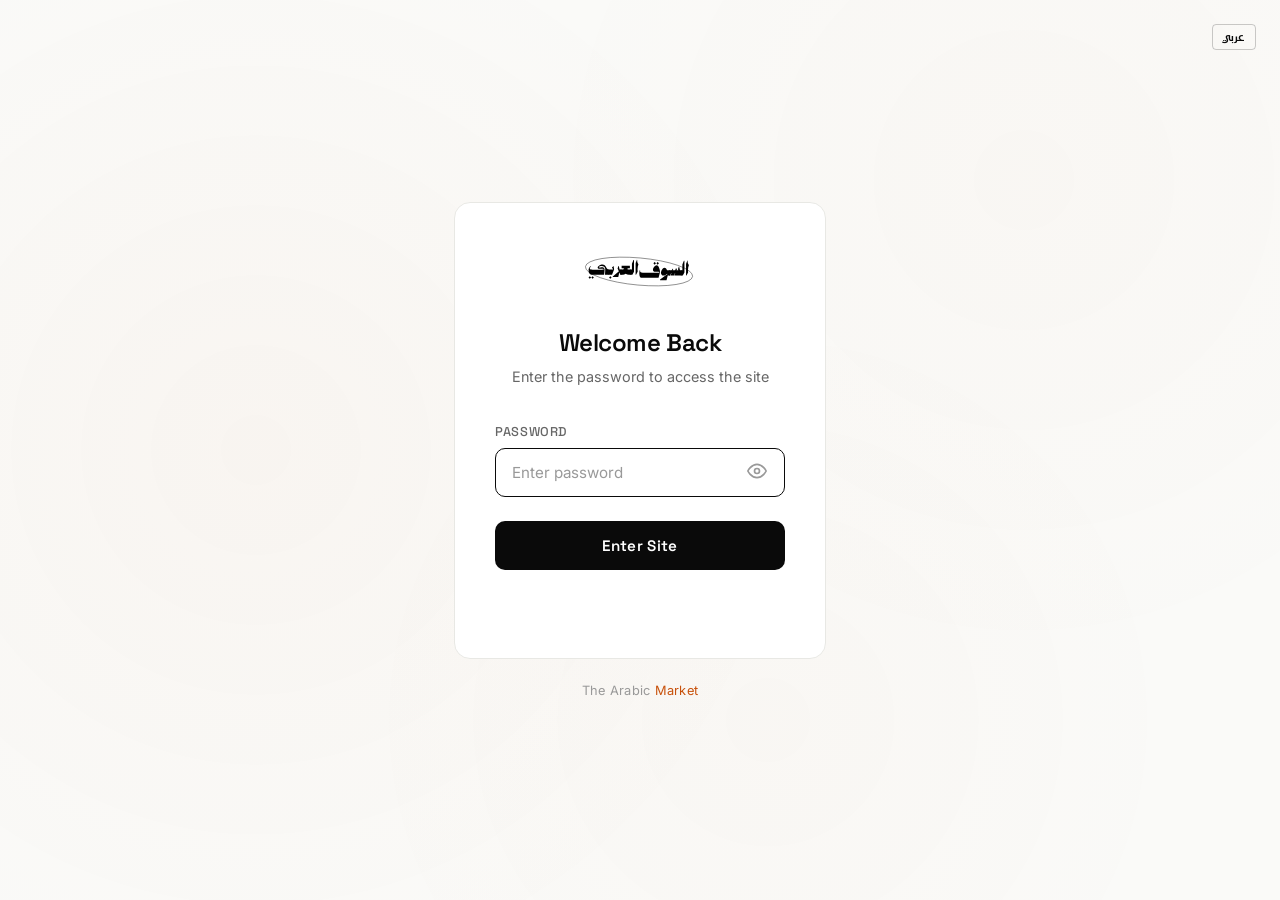
<file: store.html>
<!DOCTYPE html>
<html lang="en">
<head>
<meta charset="UTF-8">
<meta name="viewport" content="width=device-width, initial-scale=1.0">
<script src="auth.js"></script>
<title>Store — The Arabic Market</title>
<style>
@import url('https://fonts.googleapis.com/css2?family=Space+Grotesk:wght@300;400;500;600;700&family=Inter:wght@300;400;500;600&display=swap');
*, *::before, *::after { margin: 0; padding: 0; box-sizing: border-box; }
html, body { min-height: 100vh; }
body { display: flex; flex-direction: column; }
main { flex: 1; }
:root {
  --bg: #fafaf8;
  --white: #ffffff;
  --black: #0a0a0a;
  --gray-100: #f5f5f3;
  --gray-200: #e8e8e4;
  --gray-300: #d0d0cc;
  --gray-400: #999;
  --gray-500: #666;
  --accent: #c8510b;
  --font: 'Space Grotesk', sans-serif;
  --body: 'Inter', sans-serif;
}
[data-theme="dark"] {
  --bg: #0a0a0a; --white: #141414; --black: #f0f0f0;
  --gray-100: #1a1a1a; --gray-200: #2a2a2a; --gray-300: #3a3a3a;
  --gray-400: #888; --gray-500: #aaa;
}
[data-theme="dark"] .nav { background: rgba(10,10,10,0.95); border-color: #222; }
[data-theme="dark"] .nav-logo img { filter: brightness(0) invert(1); }
[data-theme="dark"] .product-img { background: #2a2a2a; }
[data-theme="dark"] .product-img img { filter: brightness(0.82); }
[data-theme="dark"] .product-img .img-product { background: #2a2a2a; }
[data-theme="dark"] footer { background: #141414; }
[data-theme="dark"] .footer-logo img { filter: brightness(0) invert(1); }
[data-theme="dark"] .search-input { background: #1a1a1a; border-color: #333; color: #f0f0f0; }
.theme-toggle {
  color: var(--black); cursor: pointer; display: flex; align-items: center;
  background: none; border: none; padding: 0;
}
.theme-toggle svg { width: 20px; height: 20px; }
.theme-toggle .icon-sun { display: none; }
[data-theme="dark"] .theme-toggle .icon-moon { display: none; }
[data-theme="dark"] .theme-toggle .icon-sun { display: block; }
body { background: var(--bg); color: var(--black); font-family: var(--body); -webkit-font-smoothing: antialiased; }
::selection { background: var(--black); color: var(--white); }
img { display: block; max-width: 100%; }
a { text-decoration: none; color: inherit; }
.sar { display: inline-block; width: 1em; height: 1em; background: url('images/sar.svg') no-repeat center/contain; vertical-align: -0.1em; }
[data-theme="dark"] .sar { filter: brightness(0) invert(1); }

/* ─── NAV ─── */
.nav {
  position: sticky; top: 0; z-index: 100;
  background: rgba(250,250,248,0.95);
  backdrop-filter: blur(20px); -webkit-backdrop-filter: blur(20px);
  border-bottom: 1px solid var(--gray-200);
}
.nav-inner {
  padding: 0 2rem;
  height: 80px;
  display: grid;
  grid-template-columns: 1fr auto 1fr;
  align-items: center;
}
.nav-links {
  display: flex; gap: 2rem; align-items: center;
}
.nav-links a {
  font-size: 0.8rem; font-weight: 500; color: var(--gray-500);
  letter-spacing: 0.05em; text-transform: uppercase;
  transition: color 0.2s;
}
.nav-links a:hover, .nav-links a.active { color: var(--black); }
.nav-logo {
  display: flex; align-items: center; gap: 0.5rem;
  font-family: var(--font); font-weight: 700; font-size: 1.1rem;
  justify-self: center;
}
.nav-logo img { height: 70px; width: auto; filter: brightness(0); }
.nav-right {
  display: flex; gap: 1.2rem; align-items: center;
  justify-self: end;
}
.nav-right a, .nav-cart {
  color: var(--black); display: flex; align-items: center; cursor: pointer;
}
.nav-right svg { width: 20px; height: 20px; }
.cart-count {
  background: var(--accent); color: var(--white);
  font-size: 0.55rem; font-weight: 700;
  width: 15px; height: 15px; border-radius: 50%;
  display: flex; align-items: center; justify-content: center;
  position: absolute; top: -5px; right: -8px;
}
.nav-cart { position: relative; }
.lang-btn {
  background: none; border: 1px solid var(--gray-300);
  color: var(--black); cursor: pointer;
  font-family: var(--font); font-size: 0.7rem; font-weight: 600;
  padding: 0.3rem 0.6rem; border-radius: 4px;
  letter-spacing: 0.03em; transition: all 0.2s;
}
.lang-btn:hover { background: var(--gray-100); }
[data-theme="dark"] .lang-btn { border-color: #444; }
.nav-user {
  color: var(--black); cursor: pointer;
  display: flex; align-items: center;
}
.nav-user svg { width: 20px; height: 20px; }
[dir="rtl"] .nav-links { direction: rtl; }

/* ─── STORE TOOLBAR ─── */
.store-toolbar {
  padding: 1.5rem 1.5rem 0;
  display: flex; align-items: center; justify-content: space-between;
  flex-wrap: wrap; gap: 1rem;
}
.filter-tabs { display: flex; gap: 0.8rem; align-items: baseline; }
.filter-tab {
  font-family: var(--body); font-size: 0.8rem; font-weight: 400;
  color: var(--gray-400);
  background: none; border: none; cursor: pointer;
  padding: 0; transition: color 0.2s;
}
.filter-tab:hover { color: var(--black); }
.filter-tab.active { color: var(--black); font-weight: 500; }
.filter-tab sup {
  font-size: 0.55rem; vertical-align: super; margin-left: 1px;
}
.store-tools {
  display: flex; gap: 1rem; align-items: center;
}
.search-input {
  padding: 0.5rem 0.8rem;
  border: 1px solid var(--gray-200);
  font-family: var(--body); font-size: 0.8rem;
  background: var(--white); outline: none;
  width: 200px; transition: border-color 0.2s;
}
.search-input:focus { border-color: var(--black); }
.product-count {
  font-size: 0.75rem; color: var(--gray-400);
}

/* ─── GRID ─── */
.store-grid {
  padding: 1.5rem;
  display: grid; grid-template-columns: repeat(5, 1fr);
  gap: 0.5rem;
}
.product-card {
  display: block; text-decoration: none; color: inherit; cursor: pointer;
}
.product-img {
  overflow: hidden; aspect-ratio: 3/4;
  position: relative; background: var(--gray-100);
}
.product-img img {
  width: 100%; height: 100%; object-fit: cover;
  transition: opacity 0.4s ease;
}
.product-img .img-model { position: relative; z-index: 1; }
.product-img .img-product {
  position: absolute; top: 0; left: 0; width: 100%; height: 100%;
  object-fit: cover; background: var(--gray-100);
  opacity: 0; z-index: 2; transition: opacity 0.4s ease;
}
.product-card:hover .img-product { opacity: 1; }
.product-card:hover .img-model { opacity: 0; }
.product-badge {
  position: absolute; top: 0.7rem; left: 0.7rem;
  font-size: 0.6rem; font-weight: 600;
  letter-spacing: 0.08em; text-transform: uppercase;
  color: var(--black); z-index: 3;
}
.product-add {
  position: absolute; bottom: 0.7rem; right: 0.7rem;
  width: 28px; height: 28px;
  background: var(--white); border: 1px solid var(--gray-200);
  display: flex; align-items: center; justify-content: center;
  cursor: pointer; z-index: 3;
  opacity: 0; transition: opacity 0.3s ease;
}
.product-add svg { width: 14px; height: 14px; stroke: var(--black); }
.product-card:hover .product-add { opacity: 1; }
.product-info {
  padding: 0.6rem 0.2rem;
  display: flex; justify-content: space-between; align-items: baseline;
}
.product-name {
  font-size: 0.78rem; font-weight: 400; letter-spacing: -0.01em;
}
.product-price {
  font-size: 0.78rem; font-weight: 400; color: var(--gray-500);
}

/* ─── EMPTY ─── */
.empty-state { grid-column: 1 / -1; text-align: center; padding: 5rem 2rem; }
.empty-state p { font-size: 0.9rem; color: var(--gray-400); }

/* ─── FOOTER ─── */
footer {
  background: var(--black); color: var(--white);
  padding: 2rem; margin-top: 3rem;
}
.footer-inner {
  display: flex; justify-content: space-between; align-items: center;
}
.footer-logo { display: inline-block; }
.footer-logo img { height: 50px; width: auto; filter: brightness(0) invert(1); opacity: 0.35; }
.footer-right { font-size: 0.7rem; color: rgba(255,255,255,0.25); }

/* ─── REVEAL ─── */
.reveal {
  opacity: 0; transform: translateY(15px);
  transition: opacity 0.4s ease, transform 0.4s ease;
}
.reveal.show { opacity: 1; transform: translateY(0); }

/* ─── RESPONSIVE ─── */
@media (max-width: 1024px) { .store-grid { grid-template-columns: repeat(3, 1fr); } }
@media (max-width: 768px) {
  .nav-links { display: none; }
  .nav-inner { grid-template-columns: 1fr auto; height: 56px; padding: 0 0.8rem; }
  .nav-logo { justify-self: start; }
  .nav-logo img { height: 50px; }
  .nav-right { gap: 0.7rem; }
  .nav-right svg { width: 18px; height: 18px; }
  .lang-btn { font-size: 0.6rem; padding: 0.25rem 0.5rem; }
  .store-grid { grid-template-columns: repeat(2, 1fr); }
  .search-input { width: 140px; }
  .store-toolbar { padding: 1rem; }
}
</style>
<link rel="stylesheet" href="cart.css">
</head>
<body>

<!-- NAV -->
<nav class="nav">
  <div class="nav-inner">
    <div class="nav-links">
      <a href="store.html?collection=sudan">Republic of Sudan</a>
      <a href="store.html?collection=mad-scientist">The Mad Scientist</a>
    </div>
    <a href="index.html" class="nav-logo">
      <img src="images/logo.svg" alt="The Arabic Market">
    </a>
    <div class="nav-right">
      <button class="lang-btn" onclick="Lang.toggle(); location.reload();" aria-label="Switch language">
        <span class="lang-btn-text">عربي</span>
      </button>
      <a href="account.html" class="nav-user" aria-label="Account">
        <svg xmlns="http://www.w3.org/2000/svg" fill="none" viewBox="0 0 24 24" stroke-width="1.5" stroke="currentColor"><path stroke-linecap="round" stroke-linejoin="round" d="M15.75 6a3.75 3.75 0 1 1-7.5 0 3.75 3.75 0 0 1 7.5 0ZM4.501 20.118a7.5 7.5 0 0 1 14.998 0A17.933 17.933 0 0 1 12 21.75c-2.676 0-5.216-.584-7.499-1.632Z"/></svg>
      </a>
      <button class="theme-toggle" onclick="toggleTheme()" aria-label="Toggle dark mode">
        <svg class="icon-moon" xmlns="http://www.w3.org/2000/svg" fill="none" viewBox="0 0 24 24" stroke-width="1.5" stroke="currentColor"><path stroke-linecap="round" stroke-linejoin="round" d="M21.752 15.002A9.72 9.72 0 0 1 18 15.75c-5.385 0-9.75-4.365-9.75-9.75 0-1.33.266-2.597.748-3.752A9.753 9.753 0 0 0 3 11.25C3 16.635 7.365 21 12.75 21a9.753 9.753 0 0 0 9.002-5.998Z"/></svg>
        <svg class="icon-sun" xmlns="http://www.w3.org/2000/svg" fill="none" viewBox="0 0 24 24" stroke-width="1.5" stroke="currentColor"><path stroke-linecap="round" stroke-linejoin="round" d="M12 3v2.25m6.364.386-1.591 1.591M21 12h-2.25m-.386 6.364-1.591-1.591M12 18.75V21m-4.773-4.227-1.591 1.591M5.25 12H3m4.227-4.773L5.636 5.636M15.75 12a3.75 3.75 0 1 1-7.5 0 3.75 3.75 0 0 1 7.5 0Z"/></svg>
      </button>
      <div class="nav-cart" onclick="Cart.open()">
        <svg xmlns="http://www.w3.org/2000/svg" fill="none" viewBox="0 0 24 24" stroke-width="1.5" stroke="currentColor"><path stroke-linecap="round" stroke-linejoin="round" d="M15.75 10.5V6a3.75 3.75 0 1 0-7.5 0v4.5m11.356-1.993 1.263 12c.07.665-.45 1.243-1.119 1.243H4.25a1.125 1.125 0 0 1-1.12-1.243l1.264-12A1.125 1.125 0 0 1 5.513 7.5h12.974c.576 0 1.059.435 1.119 1.007ZM8.625 10.5a.375.375 0 1 1-.75 0 .375.375 0 0 1 .75 0Zm7.5 0a.375.375 0 1 1-.75 0 .375.375 0 0 1 .75 0Z"/></svg>
        <span class="cart-count">0</span>
      </div>
    </div>
  </div>
</nav>

<main>
<!-- TOOLBAR -->
<div class="store-toolbar">
  <div class="filter-tabs" id="filterTabs"></div>
  <div class="store-tools">
    <input class="search-input" id="searchInput" type="text" placeholder="Search..." oninput="onSearch()">
    <span class="product-count" id="productCount"></span>
  </div>
</div>

<!-- GRID -->
<div class="store-grid" id="storeGrid"></div>
</main>

<!-- FOOTER -->
<footer>
  <div class="footer-inner">
    <a href="index.html" class="footer-logo"><img src="images/logo.svg" alt="The Arabic Market"></a>
    <div class="footer-right">&copy; 2025 Designed in Sudan</div>
  </div>
</footer>

<script src="lang.js"></script>
<script>
const FALLBACK = {"collections":[{"id":"sudan","name":"Republic of Sudan"},{"id":"mad-scientist","name":"The Mad Scientist"}],"products":[{"id":"p1","collection":"sudan","name":"Sudan Statement Hoodie","price":85,"image":"images/hoodie-model.jpg","hoverImage":"images/hoodie-sudan.png","images":["images/hoodie-model.jpg","images/hoodie-sudan.png"],"status":"available"},{"id":"p2","collection":"sudan","name":"Heritage Emblem Cap","price":35,"image":"images/cap-model.jpg","hoverImage":"images/cap-angle.png","images":["images/cap-model.jpg","images/cap-angle.png"],"status":"available"},{"id":"p3","collection":"sudan","name":"Republic Tee","price":55,"image":"images/sweatshirt.jpg","hoverImage":"images/typography-sudan.png","images":["images/sweatshirt.jpg","images/typography-sudan.png"],"status":"available"},{"id":"p4","collection":"sudan","name":"Heritage Ice Cap","price":28,"image":"images/icecap-model.jpg","hoverImage":"images/beanie.png","images":["images/icecap-model.jpg","images/beanie.png"],"status":"available"},{"id":"p5","collection":"mad-scientist","name":"Rickshaw Tee","price":55,"image":"images/rickshaw-model-front.png","hoverImage":"images/rickshaw-model-back.png","images":["images/rickshaw-model-front.png","images/coffee-illustration.png"],"status":"available"},{"id":"p6","collection":"mad-scientist","name":"Caffein Beat","price":55,"image":"images/coffee-model-front.png","hoverImage":"images/coffee-model-back.png","images":["images/coffee-model-front.png","images/caffein-back.jpg"],"status":"available"}]};

let data = null, activeFilter = 'all', searchQuery = '';

async function init() {
  try { const r = await fetch('data.json?t='+Date.now()); data = await r.json(); } catch(e) { data = FALLBACK; }
  const params = new URLSearchParams(window.location.search);
  if (params.get('collection')) activeFilter = params.get('collection');
  buildFilters();
  renderProducts();
  initReveal();
}

function buildFilters() {
  const tabs = document.getElementById('filterTabs');
  const allCount = data.products.length;
  let html = `<button class="filter-tab ${activeFilter==='all'?'active':''}" onclick="setFilter('all',this)">View all<sup>${allCount}</sup></button>`;
  data.collections.forEach(c => {
    const count = data.products.filter(p => p.collection === c.id).length;
    html += `<button class="filter-tab ${activeFilter===c.id?'active':''}" onclick="setFilter('${c.id}',this)">${c.name}<sup>${count}</sup></button>`;
  });
  tabs.innerHTML = html;
}

function setFilter(id, btn) {
  activeFilter = id;
  document.querySelectorAll('.filter-tab').forEach(t => t.classList.remove('active'));
  btn.classList.add('active');
  renderProducts();
  setTimeout(initReveal, 50);
}

function onSearch() {
  searchQuery = document.getElementById('searchInput').value.toLowerCase().trim();
  renderProducts();
  setTimeout(initReveal, 50);
}

function renderProducts() {
  const grid = document.getElementById('storeGrid');
  let products = data.products;
  if (activeFilter !== 'all') products = products.filter(p => p.collection === activeFilter);
  if (searchQuery) {
    products = products.filter(p => {
      const col = data.collections.find(c => c.id === p.collection);
      return p.name.toLowerCase().includes(searchQuery) || (col && col.name.toLowerCase().includes(searchQuery));
    });
  }
  document.getElementById('productCount').textContent = products.length + ' product' + (products.length !== 1 ? 's' : '');
  if (products.length === 0) {
    grid.innerHTML = `<div class="empty-state"><p>No products found.</p></div>`;
    return;
  }
  grid.innerHTML = products.map(p => {
    const productImg = p.hoverImage || ((p.images && p.images.length > 1) ? p.images[1] : p.image);
    return `
      <a href="product.html?id=${p.id}" class="product-card reveal">
        <div class="product-img">
          <img class="img-model" src="${p.image}" alt="${p.name}">
          <img class="img-product" src="${productImg}" alt="${p.name}">
          <span class="product-badge">NEW IN</span>
          <div class="product-add">
            <svg xmlns="http://www.w3.org/2000/svg" fill="none" viewBox="0 0 24 24" stroke-width="2" stroke="currentColor"><path stroke-linecap="round" stroke-linejoin="round" d="M12 4.5v15m7.5-7.5h-15"/></svg>
          </div>
        </div>
        <div class="product-info">
          <span class="product-name">${p.name}</span>
          <span class="product-price">${p.price.toFixed(2)} <span class="sar"></span></span>
        </div>
      </a>`;
  }).join('');
}

function initReveal() {
  const obs = new IntersectionObserver((entries) => {
    entries.forEach(e => { if (e.isIntersecting) { e.target.classList.add('show'); obs.unobserve(e.target); }});
  }, { threshold: 0.05 });
  document.querySelectorAll('.reveal:not(.show)').forEach(el => obs.observe(el));
}

function toggleTheme() {
  const curr = document.documentElement.getAttribute('data-theme');
  const next = curr === 'dark' ? 'light' : 'dark';
  document.documentElement.setAttribute('data-theme', next);
  localStorage.setItem('theme', next);
}
(function() {
  const saved = localStorage.getItem('theme');
  if (saved === 'dark') document.documentElement.setAttribute('data-theme', 'dark');
})();

init().then(() => Lang.apply());
</script>
<script src="cart.js"></script>
</body>
</html>
</file>
<file: cart.css>
/* ─── CART OVERLAY ─── */
.cart-overlay {
  position: fixed; inset: 0; z-index: 199;
  background: rgba(0,0,0,0.4);
  opacity: 0; visibility: hidden;
  transition: opacity 0.3s, visibility 0.3s;
}
.cart-overlay.open { opacity: 1; visibility: visible; }

/* ─── CART DRAWER ─── */
.cart-drawer {
  position: fixed; top: 0; right: 0; z-index: 200;
  width: 400px; max-width: 90vw; height: 100vh;
  background: var(--bg);
  border-left: 1px solid var(--gray-200);
  display: flex; flex-direction: column;
  transform: translateX(100%);
  transition: transform 0.35s cubic-bezier(0.16, 1, 0.3, 1);
  box-shadow: -10px 0 40px rgba(0,0,0,0.08);
}
.cart-drawer.open { transform: translateX(0); }

[data-theme="dark"] .cart-drawer {
  background: #0a0a0a; border-color: #222;
  box-shadow: -10px 0 40px rgba(0,0,0,0.4);
}

/* ─── HEADER ─── */
.cart-header {
  padding: 1.2rem 1.5rem;
  display: flex; justify-content: space-between; align-items: center;
  border-bottom: 1px solid var(--gray-200);
}
.cart-header h3 {
  font-family: var(--font); font-size: 0.9rem; font-weight: 600;
  letter-spacing: 0.05em; text-transform: uppercase;
  color: var(--black);
}
.cart-close {
  background: none; border: none; cursor: pointer;
  color: var(--black); display: flex; padding: 0;
}
.cart-close svg { width: 20px; height: 20px; }
[data-theme="dark"] .cart-header { border-color: #222; }

/* ─── BODY ─── */
.cart-body {
  flex: 1; overflow-y: auto; padding: 0;
}

/* ─── EMPTY STATE ─── */
.cart-empty {
  display: flex; flex-direction: column;
  align-items: center; justify-content: center;
  height: 100%; padding: 3rem;
  text-align: center;
}
.cart-empty p {
  font-size: 0.85rem; color: var(--gray-400);
}

/* ─── CART ITEM ─── */
.cart-item {
  display: grid;
  grid-template-columns: 90px 1fr 24px;
  gap: 1rem;
  padding: 1.2rem 1.5rem;
  border-bottom: 1px solid var(--gray-200);
  align-items: start;
}
[data-theme="dark"] .cart-item { border-color: #222; }

.cart-item-img {
  aspect-ratio: 3/4; overflow: hidden;
  background: var(--gray-100);
}
.cart-item-img img {
  width: 100%; height: 100%; object-fit: cover;
}
[data-theme="dark"] .cart-item-img { background: #2a2a2a; }
[data-theme="dark"] .cart-item-img img { filter: brightness(0.82); }

.cart-item-info { display: flex; flex-direction: column; gap: 0.3rem; }
.cart-item-name {
  font-size: 0.82rem; font-weight: 500; color: var(--black);
  text-decoration: none;
}
.cart-item-name:hover { text-decoration: underline; }
.cart-item-size {
  font-size: 0.72rem; color: var(--gray-400);
  text-transform: uppercase; letter-spacing: 0.03em;
}
.cart-item-bottom {
  display: flex; align-items: center; justify-content: space-between;
  margin-top: 0.5rem;
}
.cart-item-price {
  font-size: 0.82rem; font-weight: 500; color: var(--black);
}

/* ─── QUANTITY ─── */
.cart-qty {
  display: flex; align-items: center;
  border: 1px solid var(--gray-200);
}
.cart-qty button {
  width: 30px; height: 30px;
  background: none; border: none; cursor: pointer;
  font-size: 0.9rem; color: var(--black);
  display: flex; align-items: center; justify-content: center;
  transition: background 0.2s;
}
.cart-qty button:hover { background: var(--gray-100); }
.cart-qty span {
  width: 30px; height: 30px;
  display: flex; align-items: center; justify-content: center;
  font-size: 0.78rem; font-weight: 500; color: var(--black);
  border-left: 1px solid var(--gray-200);
  border-right: 1px solid var(--gray-200);
}
[data-theme="dark"] .cart-qty { border-color: #333; }
[data-theme="dark"] .cart-qty span { border-color: #333; }
[data-theme="dark"] .cart-qty button:hover { background: #1a1a1a; }

/* ─── REMOVE ─── */
.cart-item-remove {
  background: none; border: none; cursor: pointer;
  color: var(--gray-400); padding: 0; display: flex;
  transition: color 0.2s;
}
.cart-item-remove:hover { color: var(--black); }
.cart-item-remove svg { width: 16px; height: 16px; }

/* ─── FOOTER ─── */
.cart-footer {
  padding: 1.2rem 1.5rem;
  border-top: 1px solid var(--gray-200);
}
[data-theme="dark"] .cart-footer { border-color: #222; }

.cart-summary {
  display: flex; justify-content: space-between; align-items: center;
  margin-bottom: 1rem;
}
.cart-summary span:first-child {
  font-size: 0.75rem; color: var(--gray-400);
  text-transform: uppercase; letter-spacing: 0.05em;
}
.cart-summary span:last-child {
  font-size: 1rem; font-weight: 600; font-family: var(--font);
  color: var(--black);
}

.cart-checkout {
  width: 100%; padding: 0.9rem;
  background: var(--black); color: var(--white);
  font-family: var(--font); font-size: 0.85rem; font-weight: 500;
  border: none; cursor: pointer;
  letter-spacing: 0.03em;
  transition: background 0.2s;
}
.cart-checkout:hover { background: #222; }
[data-theme="dark"] .cart-checkout { background: #f0f0f0; color: #0a0a0a; }
[data-theme="dark"] .cart-checkout:hover { background: #ddd; }

.cart-shipping-note {
  font-size: 0.68rem; color: var(--gray-400);
  text-align: center; margin-top: 0.8rem;
}
</file>
